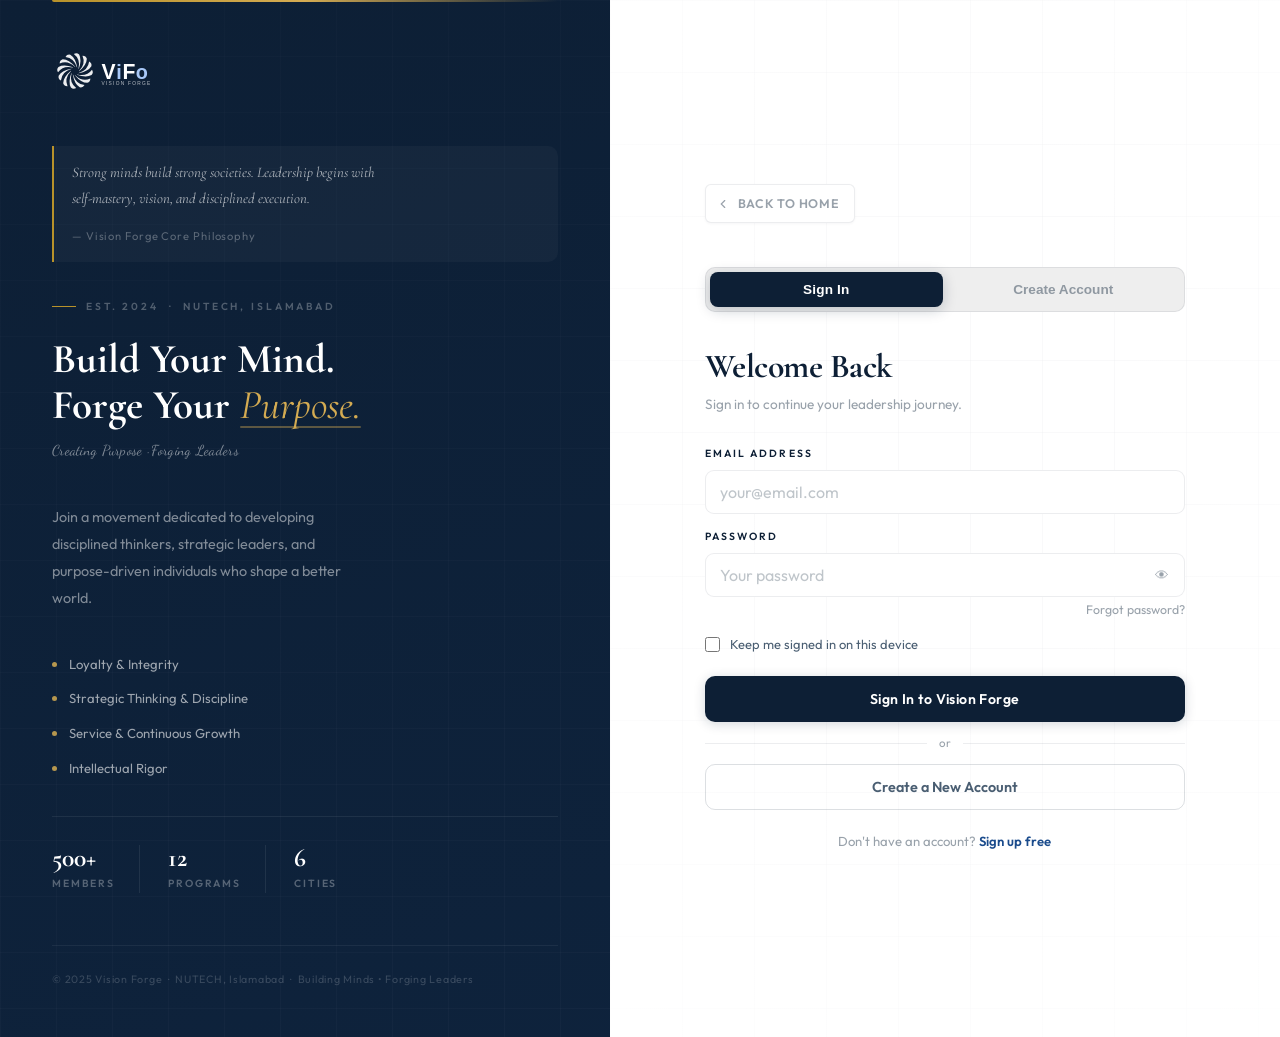
<file: login.html>
<!DOCTYPE html>
<html lang="en">
<head>
  <meta charset="UTF-8"/>
  <meta name="color-scheme" content="light"/>
  <meta name="viewport" content="width=device-width, initial-scale=1.0"/>
  <title>Join Vision Forge — Sign In & Create Account</title>
  <meta name="description" content="Sign in or create your Vision Forge account and join the movement."/>
  <link rel="preconnect" href="https://fonts.googleapis.com"/>
  <link rel="preconnect" href="https://fonts.gstatic.com" crossorigin/>
  <!-- Fonts match index.html exactly -->
  <link href="https://fonts.googleapis.com/css2?family=Cormorant+Garamond:ital,wght@0,300;0,400;0,600;0,700;1,300;1,400;1,600;1,700&family=Outfit:wght@300;400;500;600;700&family=Dancing+Script:wght@500;600;700&display=swap" rel="stylesheet"/>
  <link rel="stylesheet" href="styles.css"/>

  <!-- ── Favicon & Web Icons ─────────────────────────────── -->
  <link rel="icon" type="image/x-icon" href="/Facon%20Pics/favicon.ico"/>
  <link rel="icon" type="image/png" sizes="16x16" href="/Facon%20Pics/favicon-16x16.png"/>
  <link rel="icon" type="image/png" sizes="32x32" href="/Facon%20Pics/favicon-32x32.png"/>
  <link rel="apple-touch-icon" sizes="180x180" href="/Facon%20Pics/favicon-180x180.png"/>
  <link rel="manifest" href="/Facon%20Pics/site.webmanifest"/>
  <meta name="theme-color" content="#1a3f7a"/>
  <meta name="application-name" content="Vision Forge"/>

  <style>
    /* ── Login-page enhancement overrides ────────────────────────────── */

    /* Right panel: same academic grid as hero section */
    .auth-right {
      position: relative;
    }
    .auth-right::before {
      content: '';
      position: absolute; inset: 0; pointer-events: none; z-index: 0;
      background-image:
        linear-gradient(var(--border) 1px, transparent 1px),
        linear-gradient(90deg, var(--border) 1px, transparent 1px);
      background-size: 72px 72px;
      opacity: 0.3;
    }
    .auth-right::after {
      content: '';
      position: absolute; inset: 0; pointer-events: none; z-index: 0;
      background: radial-gradient(ellipse 80% 80% at 50% 40%, transparent 30%, rgba(255,255,255,0.9) 100%);
    }
    .auth-right-inner { position: relative; z-index: 1; }

    /* Left panel: strengthen the gold accent bar at top */
    .auth-left-content::before {
      content: '';
      position: absolute; top: 0; left: 52px; right: 52px;
      height: 2px;
      background: linear-gradient(90deg, var(--gold), var(--gold-light), transparent);
      border-radius: 0 0 2px 2px;
    }

    /* Tagline beneath h2 on left panel — Dancing Script matches index hero feel */
    .auth-left-tagline {
      font-family: 'Dancing Script', cursive;
      font-size: 1.1rem;
      color: rgba(255,255,255,0.35);
      margin-bottom: 36px;
      margin-top: -12px;
      font-style: normal;
      letter-spacing: 0.02em;
    }

    /* Gold underline on left panel h2 em (matches index hero gold-word) */
    .auth-middle h2 em {
      position: relative;
    }
    .auth-middle h2 em::after {
      content: '';
      position: absolute; bottom: 2px; left: 0; right: 0;
      height: 2px; background: var(--gold-light); opacity: 0.4;
      border-radius: 1px;
    }

    /* Back link styled like index.html's nav CTA */
    .back-link {
      display: inline-flex; align-items: center; gap: 8px;
      font-size: 0.78rem; font-weight: 600; letter-spacing: 0.06em;
      text-transform: uppercase; color: var(--text-light);
      margin-bottom: 44px; transition: color 0.22s, gap 0.22s;
      padding: 8px 14px 8px 10px;
      border: 1px solid var(--border);
      border-radius: 6px;
      background: var(--white);
      box-shadow: var(--shadow-xs);
    }
    .back-link:hover { color: var(--ink); gap: 12px; border-color: var(--border-mid); }
    .back-link svg { flex-shrink: 0; }

    /* Panel heading — matches index section h2 scale */
    .auth-panel h3 {
      font-size: clamp(1.7rem, 3vw, 2.1rem);
      letter-spacing: -0.015em;
      line-height: 1.15;
    }

    /* Tabs — crisper pill indicator */
    .auth-tabs {
      border-radius: var(--radius);
      gap: 4px;
    }
    .auth-tab.active {
      background: var(--navy);
      color: #fff;
      box-shadow: 0 3px 14px rgba(13,31,53,0.22);
      letter-spacing: 0.01em;
    }

    /* Input focus: gold glow on focused state for brand harmony */
    .auth-control:focus {
      border-color: var(--ink);
      box-shadow: 0 0 0 3px rgba(26,75,140,0.09), 0 1px 4px rgba(26,75,140,0.06);
    }

    /* Submit button: matches .btn-primary exactly */
    .btn-navy {
      background: var(--navy);
      letter-spacing: 0.03em;
      font-size: 0.88rem;
      padding: 14px;
    }
    .btn-navy:hover {
      background: var(--ink);
      box-shadow: 0 6px 22px rgba(26,75,140,0.3);
      transform: translateY(-2px);
    }

    /* Left panel eyebrow matching index .eyebrow */
    .auth-left-eyebrow {
      display: inline-flex; align-items: center; gap: 10px;
      font-family: var(--font-body);
      font-size: 0.64rem; font-weight: 600;
      letter-spacing: 0.28em; text-transform: uppercase;
      color: rgba(255,255,255,0.28);
      margin-bottom: 22px;
    }
    .auth-left-eyebrow::before {
      content: ''; display: block;
      width: 24px; height: 1px; background: var(--gold);
      flex-shrink: 0;
    }

    /* Value dots: brighter, matches index pillars */
    .auth-value-dot { opacity: 0.85; }
    .auth-value span { color: rgba(255,255,255,0.6); font-size: 0.82rem; }

    /* Stats: cleaner separator matching hero-stats */
    .auth-stats {
      padding-top: 28px;
      border-top: 1px solid rgba(255,255,255,0.07);
    }
    .auth-stat { border-right: 1px solid rgba(255,255,255,0.08); padding-right: 24px; }
    .auth-stat:last-child { border-right: none; padding-right: 0; }

    /* Footer: matches index footer bottom line style */
    .auth-foot {
      font-size: 0.67rem;
      color: rgba(255,255,255,0.18);
      letter-spacing: 0.07em;
      padding-top: 24px;
      border-top: 1px solid rgba(255,255,255,0.06);
    }

    /* Success message: gold tint instead of plain blue */
    .auth-success {
      background: rgba(184,146,42,0.06);
      border-color: rgba(184,146,42,0.25);
      color: var(--gold);
    }
    .auth-success svg { stroke: var(--gold); }

    /* Form labels match index .eyebrow style */
    .auth-form-group label {
      font-size: 0.65rem;
      letter-spacing: 0.2em;
    }

    /* ── Forgot Password Modal ──────────────────────────────────── */
    .fp-overlay {
      position: fixed; inset: 0; z-index: 2000;
      background: rgba(13,31,53,0.52);
      backdrop-filter: blur(6px); -webkit-backdrop-filter: blur(6px);
      display: flex; align-items: center; justify-content: center;
      padding: 24px;
      opacity: 0; pointer-events: none;
      transition: opacity 0.3s cubic-bezier(0.22,1,0.36,1);
    }
    .fp-overlay.open {
      opacity: 1; pointer-events: all;
    }
    .fp-modal {
      background: var(--white);
      border-radius: var(--radius-lg);
      padding: 44px 40px 36px;
      width: 100%; max-width: 420px;
      box-shadow: 0 32px 80px rgba(13,31,53,0.22), 0 2px 12px rgba(13,31,53,0.08);
      border: 1px solid var(--border);
      position: relative;
      transform: translateY(20px) scale(0.97);
      transition: transform 0.35s cubic-bezier(0.22,1,0.36,1);
    }
    .fp-overlay.open .fp-modal {
      transform: translateY(0) scale(1);
    }

    /* Gold accent line at top of modal — matches left panel */
    .fp-modal::before {
      content: '';
      position: absolute; top: 0; left: 32px; right: 32px;
      height: 2px;
      background: linear-gradient(90deg, var(--gold), var(--gold-light), transparent);
      border-radius: 0 0 2px 2px;
    }

    .fp-close {
      position: absolute; top: 16px; right: 16px;
      width: 32px; height: 32px; border-radius: 50%;
      border: 1px solid var(--border); background: var(--off-white);
      cursor: pointer; display: flex; align-items: center; justify-content: center;
      color: var(--text-light); font-size: 1rem; line-height: 1;
      transition: all 0.2s;
    }
    .fp-close:hover { background: var(--navy); color: #fff; border-color: var(--navy); }

    .fp-icon {
      width: 48px; height: 48px; border-radius: 12px;
      background: var(--ink-pale); margin-bottom: 20px;
      display: flex; align-items: center; justify-content: center;
    }
    .fp-icon svg { width: 22px; height: 22px; fill: none; stroke: var(--ink); stroke-width: 1.8; stroke-linecap: round; stroke-linejoin: round; }

    .fp-modal h4 {
      font-family: var(--font-serif); font-size: 1.6rem; font-weight: 700;
      color: var(--navy); margin-bottom: 8px; letter-spacing: -0.01em;
    }
    .fp-modal p.fp-sub {
      font-size: 0.85rem; color: var(--text-mid); line-height: 1.7;
      margin-bottom: 28px;
    }

    /* Step states */
    .fp-step { display: none; }
    .fp-step.active { display: block; }

    /* Success state */
    .fp-success-icon {
      width: 56px; height: 56px; border-radius: 50%;
      background: rgba(26,75,140,0.07);
      display: flex; align-items: center; justify-content: center;
      margin: 0 auto 20px;
    }
    .fp-success-icon svg { width: 26px; height: 26px; fill: none; stroke: var(--ink); stroke-width: 2; stroke-linecap: round; }
    .fp-success-title {
      font-family: var(--font-serif); font-size: 1.5rem; font-weight: 700;
      color: var(--navy); text-align: center; margin-bottom: 10px;
    }
    .fp-success-body {
      font-size: 0.84rem; color: var(--text-mid); text-align: center;
      line-height: 1.75; margin-bottom: 28px;
    }
    .fp-success-body strong { color: var(--ink); }
    .fp-back-btn {
      width: 100%; padding: 12px; border-radius: var(--radius);
      background: transparent; border: 1.5px solid var(--border-mid);
      color: var(--text-mid); font-size: 0.88rem; font-weight: 600;
      cursor: pointer; transition: all 0.25s; letter-spacing: 0.02em;
    }
    .fp-back-btn:hover { border-color: var(--navy); color: var(--navy); background: var(--off-white); }

    /* ── Legal Modals (Terms & Privacy) ────────────────────────── */
    .legal-trigger {
      color: var(--ink); font-weight: 600;
      border-bottom: 1px solid rgba(26,75,140,0.25);
      transition: color 0.2s, border-color 0.2s;
    }
    .legal-trigger:hover { color: var(--navy); border-color: var(--navy); }

    .legal-overlay {
      position: fixed; inset: 0; z-index: 2100;
      background: rgba(13,31,53,0.55);
      backdrop-filter: blur(8px); -webkit-backdrop-filter: blur(8px);
      display: flex; align-items: center; justify-content: center;
      padding: 24px;
      opacity: 0; pointer-events: none;
      transition: opacity 0.3s cubic-bezier(0.22,1,0.36,1);
    }
    .legal-overlay.open { opacity: 1; pointer-events: all; }

    .legal-modal {
      background: var(--white);
      border-radius: var(--radius-lg);
      width: 100%; max-width: 640px;
      max-height: 82vh;
      display: flex; flex-direction: column;
      box-shadow: 0 32px 80px rgba(13,31,53,0.24), 0 2px 12px rgba(13,31,53,0.08);
      border: 1px solid var(--border);
      transform: translateY(24px) scale(0.97);
      transition: transform 0.35s cubic-bezier(0.22,1,0.36,1);
      overflow: hidden;
    }
    .legal-overlay.open .legal-modal { transform: translateY(0) scale(1); }

    /* Coloured header band */
    .legal-modal-header {
      padding: 28px 36px 24px;
      border-bottom: 1px solid var(--border);
      position: relative;
      flex-shrink: 0;
    }
    .legal-modal-header::before {
      content: '';
      position: absolute; top: 0; left: 36px; right: 36px; height: 2px;
      background: linear-gradient(90deg, var(--gold), var(--gold-light), transparent);
      border-radius: 0 0 2px 2px;
    }
    .legal-modal-eyebrow {
      font-size: 0.62rem; font-weight: 700; letter-spacing: 0.26em;
      text-transform: uppercase; color: var(--gold);
      display: flex; align-items: center; gap: 8px; margin-bottom: 8px;
    }
    .legal-modal-eyebrow::before {
      content: ''; width: 20px; height: 1px; background: var(--gold);
    }
    .legal-modal-header h3 {
      font-family: var(--font-serif); font-size: 1.7rem; font-weight: 700;
      color: var(--navy); line-height: 1.15; letter-spacing: -0.01em;
      margin-bottom: 4px;
    }
    .legal-modal-header h3 em { font-style: italic; color: var(--ink); }
    .legal-modal-meta {
      font-size: 0.75rem; color: var(--text-light); margin-top: 6px;
    }
    .legal-modal-close {
      position: absolute; top: 20px; right: 20px;
      width: 32px; height: 32px; border-radius: 50%;
      border: 1px solid var(--border); background: var(--off-white);
      cursor: pointer; display: flex; align-items: center; justify-content: center;
      color: var(--text-light); font-size: 1.1rem; line-height: 1;
      transition: all 0.2s;
    }
    .legal-modal-close:hover { background: var(--navy); color: #fff; border-color: var(--navy); }

    /* Scrollable body */
    .legal-modal-body {
      padding: 28px 36px 32px;
      overflow-y: auto; flex: 1;
      scrollbar-width: thin;
      scrollbar-color: var(--ink-pale2) transparent;
    }
    .legal-modal-body::-webkit-scrollbar { width: 4px; }
    .legal-modal-body::-webkit-scrollbar-thumb { background: var(--ink-pale2); border-radius: 2px; }

    /* Highlight box */
    .legal-highlight {
      background: var(--ink-pale); border-left: 3px solid var(--ink);
      border-radius: 0 var(--radius) var(--radius) 0;
      padding: 14px 18px; font-size: 0.88rem; color: var(--ink);
      line-height: 1.65; margin-bottom: 28px; font-weight: 500;
    }

    /* Section headings inside modal */
    .legal-modal-body h4 {
      font-family: var(--font-body); font-size: 0.72rem; font-weight: 700;
      letter-spacing: 0.18em; text-transform: uppercase;
      color: var(--navy); margin: 24px 0 8px;
      padding-bottom: 6px; border-bottom: 1px solid var(--border);
    }
    .legal-modal-body h4:first-of-type { margin-top: 0; }
    .legal-modal-body p {
      font-size: 0.88rem; color: var(--text-mid); line-height: 1.8;
      margin-bottom: 0;
    }
    .legal-modal-body a { color: var(--ink); border-bottom: 1px solid rgba(26,75,140,0.25); }
    .legal-modal-body a:hover { color: var(--navy); }

    /* Footer strip */
    .legal-modal-footer {
      padding: 16px 36px;
      border-top: 1px solid var(--border);
      display: flex; align-items: center; justify-content: space-between;
      gap: 12px; flex-shrink: 0;
      background: var(--off-white);
    }
    .legal-modal-footer span {
      font-size: 0.75rem; color: var(--text-light);
    }
    .legal-modal-footer button {
      padding: 9px 22px; border-radius: var(--radius);
      background: var(--navy); color: #fff;
      border: none; cursor: pointer; font-size: 0.83rem; font-weight: 600;
      letter-spacing: 0.03em; transition: all 0.25s;
    }
    .legal-modal-footer button:hover { background: var(--ink); transform: translateY(-1px); }
  </style>
</head>
<body>

<div class="auth-page">

  <!-- ══ LEFT: Brand panel ══ -->
  <div class="auth-left">
    <div class="auth-left-bg" style="background-image:url('https://images.unsplash.com/photo-1541339907198-e08756dedf3f?w=900&q=80');"></div>
    <div class="auth-left-pattern"></div>
    <div class="auth-left-gradient"></div>
    <div class="auth-left-content">

      <!-- Logo — matches index.html nav-logo-light exactly -->
      <a href="index.html" class="auth-logo" aria-label="Vision Forge Home">
        <img
          src="[data-uri]"
          alt="Vision Forge"
          style="height:46px;display:block"
        />
      </a>

      <div class="auth-middle">
        <div class="auth-quote">
          <p>Strong minds build strong societies. Leadership begins with self-mastery, vision, and disciplined execution.</p>
          <span>— Vision Forge Core Philosophy</span>
        </div>

        <div class="auth-left-eyebrow">Est. 2024 &nbsp;·&nbsp; NUTECH, Islamabad</div>

        <h2>Build Your Mind.<br>Forge Your <em>Purpose.</em></h2>
        <p class="auth-left-tagline">Creating Purpose · Forging Leaders</p>

        <p>Join a movement dedicated to developing disciplined thinkers, strategic leaders, and purpose-driven individuals who shape a better world.</p>

        <div class="auth-values">
          <div class="auth-value"><div class="auth-value-dot"></div><span>Loyalty &amp; Integrity</span></div>
          <div class="auth-value"><div class="auth-value-dot"></div><span>Strategic Thinking &amp; Discipline</span></div>
          <div class="auth-value"><div class="auth-value-dot"></div><span>Service &amp; Continuous Growth</span></div>
          <div class="auth-value"><div class="auth-value-dot"></div><span>Intellectual Rigor</span></div>
        </div>

        <div class="auth-stats">
          <div class="auth-stat">
            <div class="auth-stat-num">500+</div>
            <div class="auth-stat-lbl">Members</div>
          </div>
          <div class="auth-stat">
            <div class="auth-stat-num">12</div>
            <div class="auth-stat-lbl">Programs</div>
          </div>
          <div class="auth-stat">
            <div class="auth-stat-num">6</div>
            <div class="auth-stat-lbl">Cities</div>
          </div>
        </div>
      </div>

      <div class="auth-foot">
        &copy; 2025 Vision Forge &nbsp;·&nbsp; NUTECH, Islamabad &nbsp;·&nbsp; Building Minds &bull; Forging Leaders
      </div>

    </div>
  </div>

  <!-- ══ RIGHT: Auth forms ══ -->
  <div class="auth-right">
    <div class="auth-right-inner">

      <a href="index.html" class="back-link">
        <svg width="14" height="14" viewBox="0 0 24 24" fill="none" stroke="currentColor" stroke-width="2" stroke-linecap="round"><polyline points="15 18 9 12 15 6"/></svg>
        Back to Home
      </a>

      <!-- Tabs -->
      <div class="auth-tabs" role="tablist" aria-label="Authentication options">
        <button class="auth-tab active" data-target="panel-login" role="tab" aria-selected="true">Sign In</button>
        <button class="auth-tab" data-target="panel-signup" role="tab" aria-selected="false">Create Account</button>
      </div>

      <!-- ═══ LOGIN PANEL ═══ -->
      <div id="panel-login" class="auth-panel active" role="tabpanel">
        <h3>Welcome Back</h3>
        <p class="auth-sub">Sign in to continue your leadership journey.</p>

        <div id="login-success" class="auth-success" role="status">
          <svg width="16" height="16" viewBox="0 0 24 24"><path d="M20 6L9 17l-5-5"/></svg>
          Signed in successfully! Welcome back.
        </div>

        <form id="login-form" novalidate>
          <div class="auth-form-group">
            <label for="login-email">Email Address</label>
            <input id="login-email" type="email" class="auth-control" placeholder="your@email.com" required autocomplete="email"/>
          </div>
          <div class="auth-form-group">
            <label for="login-password">Password</label>
            <div class="pw-wrap">
              <input id="login-password" type="password" class="auth-control" placeholder="Your password" required autocomplete="current-password"/>
              <button type="button" class="pw-toggle" aria-label="Toggle password visibility"><span class="eye-icon">👁</span></button>
            </div>
            <a href="#" class="forgot-link">Forgot password?</a>
          </div>
          <label class="checkbox-group">
            <input type="checkbox"/>
            <span>Keep me signed in on this device</span>
          </label>
          <div class="auth-actions">
            <button type="submit" class="btn-full btn-navy">Sign In to Vision Forge</button>
            <div class="auth-divider"><span>or</span></div>
            <button type="button" class="btn-full btn-ghost-full" onclick="document.querySelector('[data-target=panel-signup]').click()">
              Create a New Account
            </button>
          </div>
        </form>
        <p class="auth-switch">Don't have an account? <a href="#" onclick="document.querySelector('[data-target=panel-signup]').click();return false;">Sign up free</a></p>
      </div>

      <!-- ═══ SIGN UP PANEL ═══ -->
      <div id="panel-signup" class="auth-panel" role="tabpanel">
        <h3>Join the Movement</h3>
        <p class="auth-sub">Create your Vision Forge account — free, always.</p>

        <div id="signup-success" class="auth-success" role="status">
          <svg width="16" height="16" viewBox="0 0 24 24"><path d="M20 6L9 17l-5-5"/></svg>
          Account created! Welcome to Vision Forge.
        </div>

        <form id="signup-form" novalidate>

          <!-- Name row -->
          <div class="form-row form-row-3">
            <div class="auth-form-group">
              <label for="s-firstname">First Name</label>
              <input id="s-firstname" type="text" class="auth-control" placeholder="First" required autocomplete="given-name"/>
            </div>
            <div class="auth-form-group">
              <label for="s-middlename">Middle <span class="optional">(opt.)</span></label>
              <input id="s-middlename" type="text" class="auth-control" placeholder="Middle" autocomplete="additional-name"/>
            </div>
            <div class="auth-form-group">
              <label for="s-lastname">Last Name</label>
              <input id="s-lastname" type="text" class="auth-control" placeholder="Last" required autocomplete="family-name"/>
            </div>
          </div>

          <div class="auth-form-group">
            <label for="s-email">Email Address</label>
            <input id="s-email" type="email" class="auth-control" placeholder="your@email.com" required autocomplete="email"/>
          </div>

          <div class="auth-form-group">
            <label for="s-password">Password</label>
            <div class="pw-wrap">
              <input id="s-password" type="password" class="auth-control" placeholder="Minimum 8 characters" required minlength="8" autocomplete="new-password"/>
              <button type="button" class="pw-toggle" aria-label="Toggle password visibility"><span class="eye-icon">👁</span></button>
            </div>
          </div>

          <div class="form-section-divider"></div>

          <div class="auth-form-group">
            <label for="s-phone">WhatsApp Number</label>
            <div class="phone-group">
              <select id="s-phone-code" class="auth-control" required aria-label="Country calling code">
                <option value="+93" selected>🇦🇫 +93</option>
                <option value="+880">🇧🇩 +880</option>
                <option value="+86">🇨🇳 +86</option>
                <option value="+20">🇪🇬 +20</option>
                <option value="+33">🇫🇷 +33</option>
                <option value="+49">🇩🇪 +49</option>
                <option value="+91">🇮🇳 +91</option>
                <option value="+62">🇮🇩 +62</option>
                <option value="+98">🇮🇷 +98</option>
                <option value="+964">🇮🇶 +964</option>
                <option value="+39">🇮🇹 +39</option>
                <option value="+81">🇯🇵 +81</option>
                <option value="+962">🇯🇴 +962</option>
                <option value="+60">🇲🇾 +60</option>
                <option value="+234">🇳🇬 +234</option>
                <option value="+92">🇵🇰 +92</option>
                <option value="+970">🇵🇸 +970</option>
                <option value="+63">🇵🇭 +63</option>
                <option value="+966">🇸🇦 +966</option>
                <option value="+65">🇸🇬 +65</option>
                <option value="+27">🇿🇦 +27</option>
                <option value="+82">🇰🇷 +82</option>
                <option value="+34">🇪🇸 +34</option>
                <option value="+90">🇹🇷 +90</option>
                <option value="+971">🇦🇪 +971</option>
                <option value="+44">🇬🇧 +44</option>
                <option value="+1">🇺🇸 +1</option>
                <option value="+998">🇺🇿 +998</option>
              </select>
              <input id="s-phone" type="tel" class="auth-control" placeholder="3XX XXXXXXX" required autocomplete="tel-national" pattern="[0-9\s\-]{6,15}"/>
            </div>
          </div>

          <div class="form-row form-row-2">
            <div class="auth-form-group">
              <label for="s-country">Country</label>
              <select id="s-country" class="auth-control" required>
                <option value="" disabled>Select country</option>
                <option selected>Afghanistan</option>
                <option>Australia</option>
                <option>Bangladesh</option>
                <option>Canada</option>
                <option>China</option>
                <option>Egypt</option>
                <option>France</option>
                <option>Germany</option>
                <option>India</option>
                <option>Indonesia</option>
                <option>Iran</option>
                <option>Iraq</option>
                <option>Italy</option>
                <option>Japan</option>
                <option>Jordan</option>
                <option>Malaysia</option>
                <option>Nigeria</option>
                <option>Pakistan</option>
                <option>Palestine</option>
                <option>Philippines</option>
                <option>Qatar</option>
                <option>Saudi Arabia</option>
                <option>South Africa</option>
                <option>Turkey</option>
                <option>UAE</option>
                <option>United Kingdom</option>
                <option>United States</option>
                <option>Other</option>
              </select>
            </div>
            <div class="auth-form-group">
              <label for="s-province">Province / State</label>
              <input id="s-province" type="text" class="auth-control" placeholder="e.g. Kabul" required autocomplete="address-level1" value="Kabul"/>
            </div>
          </div>

          <div class="auth-form-group">
            <label for="s-age">Age <span class="optional">(optional)</span></label>
            <input id="s-age" type="number" class="auth-control" placeholder="e.g. 22" min="13" max="100" style="max-width:150px"/>
          </div>

          <label class="checkbox-group">
            <input type="checkbox" required id="s-terms"/>
            <span>I agree to Vision Forge's <a href="#" id="open-terms" class="legal-trigger">Terms of Service</a> and <a href="#" id="open-privacy" class="legal-trigger">Privacy Policy</a>.</span>
          </label>

          <div class="auth-actions">
            <button type="submit" class="btn-full btn-navy">Create My Account &rarr;</button>
            <div class="auth-divider"><span>already a member?</span></div>
            <button type="button" class="btn-full btn-ghost-full" onclick="document.querySelector('[data-target=panel-login]').click()">
              Sign In Instead
            </button>
          </div>
        </form>
        <p class="auth-switch">Already have an account? <a href="#" onclick="document.querySelector('[data-target=panel-login]').click();return false;">Sign in</a></p>
      </div>

    </div>
  </div>
</div>

<!-- ══ TERMS OF SERVICE MODAL ══ -->
<div class="legal-overlay" id="termsOverlay" role="dialog" aria-modal="true" aria-labelledby="termsTitle">
  <div class="legal-modal">
    <div class="legal-modal-header">
      <div class="legal-modal-eyebrow">Legal</div>
      <h3 id="termsTitle">Terms of <em>Service</em></h3>
      <p class="legal-modal-meta">Last updated: May 2025 &middot; Vision Forge, NUTECH, Islamabad</p>
      <button class="legal-modal-close" aria-label="Close">&times;</button>
    </div>
    <div class="legal-modal-body">
      <div class="legal-highlight">By accessing or using Vision Forge's website, programs, or services, you agree to be bound by these Terms of Service.</div>
      <h4>1. About Vision Forge</h4>
      <p>Vision Forge is a non-profit intellectual and social initiative headquartered at NUTECH, Islamabad, Pakistan, established in 2024. Our mission is to develop disciplined minds and purpose-driven leaders through education, mentorship, and community engagement.</p>
      <h4>2. Eligibility &amp; Membership</h4>
      <p>Our Services are open to all individuals committed to personal growth and societal contribution. By registering or participating, you confirm that all information you provide is accurate and that you will not misrepresent your identity.</p>
      <h4>3. Use of Services</h4>
      <p>You may use our Services for lawful, personal, and non-commercial purposes. You agree not to distribute spam or harmful content, harass any member, or attempt to gain unauthorised access to our systems.</p>
      <h4>4. Intellectual Property</h4>
      <p>All content produced by Vision Forge is the intellectual property of Vision Forge and its contributors. You may not reproduce or distribute content without explicit written consent.</p>
      <h4>5. Scholarship Guidance Disclaimer</h4>
      <p>Vision Forge provides scholarship guidance as an informational and advisory service only. We do not award scholarships or guarantee admissions. Applicants are responsible for confirming details directly with relevant institutions.</p>
      <h4>6. Limitation of Liability</h4>
      <p>Vision Forge and its team members shall not be liable for any indirect, incidental, or consequential damages arising from your use of our Services.</p>
      <h4>7. Contact</h4>
      <p>Questions? Contact us at <a href="mailto:msuhailserwer@gmail.com">msuhailserwer@gmail.com</a> or at NUTECH, Islamabad, Pakistan.</p>
    </div>
    <div class="legal-modal-footer">
      <span>&copy; 2025 Vision Forge</span>
      <button onclick="closeLegal('termsOverlay')">Got It</button>
    </div>
  </div>
</div>

<!-- ══ PRIVACY POLICY MODAL ══ -->
<div class="legal-overlay" id="privacyOverlay" role="dialog" aria-modal="true" aria-labelledby="privacyTitle">
  <div class="legal-modal">
    <div class="legal-modal-header">
      <div class="legal-modal-eyebrow">Legal</div>
      <h3 id="privacyTitle">Privacy <em>Policy</em></h3>
      <p class="legal-modal-meta">Last updated: May 2025 &middot; Vision Forge, NUTECH, Islamabad</p>
      <button class="legal-modal-close" aria-label="Close">&times;</button>
    </div>
    <div class="legal-modal-body">
      <div class="legal-highlight">Vision Forge is committed to protecting your privacy. We do not sell your personal data &mdash; ever.</div>
      <h4>1. Information We Collect</h4>
      <p>We collect information you provide directly &mdash; name, email, phone number, and institution when you join &mdash; as well as contact form submissions, feedback, and event registrations.</p>
      <h4>2. How We Use Your Information</h4>
      <p>We use your information to provide and improve our Services, respond to enquiries, and send communications about events and programs with your consent.</p>
      <h4>3. How We Share Your Information</h4>
      <p>Vision Forge does not sell, rent, or trade your personal data. We may share information only with your consent or when required by applicable law.</p>
      <h4>4. Your Rights</h4>
      <p>You have the right to access, correct, or delete the personal data we hold about you. Contact us at <a href="mailto:msuhailserwer@gmail.com">msuhailserwer@gmail.com</a> to exercise these rights.</p>
      <h4>5. Security</h4>
      <p>We implement appropriate technical and organisational measures to protect your personal data against unauthorised access, alteration, or destruction.</p>
      <h4>6. Contact</h4>
      <p><strong>Vision Forge</strong> &mdash; NUTECH, Islamabad<br>Email: <a href="mailto:msuhailserwer@gmail.com">msuhailserwer@gmail.com</a> &middot; Phone: +92 310 5826985</p>
    </div>
    <div class="legal-modal-footer">
      <span>&copy; 2025 Vision Forge</span>
      <button onclick="closeLegal('privacyOverlay')">Got It</button>
    </div>
  </div>
</div>

<!-- ══ FORGOT PASSWORD MODAL ══ -->
<div class="fp-overlay" id="fpOverlay" role="dialog" aria-modal="true" aria-labelledby="fpTitle">
  <div class="fp-modal">
    <button class="fp-close" id="fpClose" aria-label="Close">&times;</button>

    <!-- Step 1: Enter email -->
    <div class="fp-step active" id="fp-step1">
      <div class="fp-icon">
        <svg viewBox="0 0 24 24"><rect x="3" y="11" width="18" height="11" rx="2" ry="2"/><path d="M7 11V7a5 5 0 0 1 10 0v4"/></svg>
      </div>
      <h4 id="fpTitle">Reset Password</h4>
      <p class="fp-sub">Enter the email address linked to your Vision Forge account. We'll send you a reset link.</p>

      <form id="fp-form" novalidate>
        <div class="auth-form-group">
          <label for="fp-email">Email Address</label>
          <input id="fp-email" type="email" class="auth-control" placeholder="your@email.com" required autocomplete="email"/>
        </div>
        <div id="fp-error" style="display:none;font-size:0.8rem;color:#c94b4b;margin-top:-6px;margin-bottom:12px;">
          Please enter a valid email address.
        </div>
        <div class="auth-actions" style="margin-top:16px;">
          <button type="submit" class="btn-full btn-navy" id="fp-submit-btn">Send Reset Link</button>
          <button type="button" class="fp-back-btn" onclick="closeFP()">Cancel</button>
        </div>
      </form>
    </div>

    <!-- Step 2: Confirmation -->
    <div class="fp-step" id="fp-step2">
      <div style="text-align:center;padding:8px 0 4px;">
        <div class="fp-success-icon">
          <svg viewBox="0 0 24 24"><path d="M20 6L9 17l-5-5"/></svg>
        </div>
        <div class="fp-success-title">Check Your Inbox</div>
        <p class="fp-success-body">
          We've sent a password reset link to<br>
          <strong id="fp-sent-email"></strong><br><br>
          Check your spam folder if it doesn't arrive within a few minutes.
        </p>
        <button class="fp-back-btn" onclick="closeFP()">Back to Sign In</button>
      </div>
    </div>
  </div>
</div>

<script src="scripts.js"></script>
<script>
/* ── Legal Modals ─────────────────────────────────────── */
(function () {
  function openLegal(id) {
    var overlay = document.getElementById(id);
    if (!overlay) return;
    overlay.classList.add('open');
    document.body.style.overflow = 'hidden';
    /* Focus close button for a11y */
    var closeBtn = overlay.querySelector('.legal-modal-close');
    if (closeBtn) setTimeout(function(){ closeBtn.focus(); }, 300);
  }

  window.closeLegal = function (id) {
    var overlay = document.getElementById(id);
    if (!overlay) return;
    overlay.classList.remove('open');
    /* Only restore scroll if no other modal is open */
    var anyOpen = document.querySelector('.legal-overlay.open, .fp-overlay.open');
    if (!anyOpen) document.body.style.overflow = '';
  };

  /* Terms link */
  var termsLink = document.getElementById('open-terms');
  if (termsLink) {
    termsLink.addEventListener('click', function (e) {
      e.preventDefault(); e.stopPropagation();
      openLegal('termsOverlay');
    });
  }

  /* Privacy link */
  var privacyLink = document.getElementById('open-privacy');
  if (privacyLink) {
    privacyLink.addEventListener('click', function (e) {
      e.preventDefault(); e.stopPropagation();
      openLegal('privacyOverlay');
    });
  }

  /* Close on backdrop click & Escape */
  document.querySelectorAll('.legal-overlay').forEach(function (overlay) {
    overlay.addEventListener('click', function (e) {
      if (e.target === overlay) closeLegal(overlay.id);
    });
    overlay.querySelector('.legal-modal-close').addEventListener('click', function () {
      closeLegal(overlay.id);
    });
  });

  document.addEventListener('keydown', function (e) {
    if (e.key !== 'Escape') return;
    document.querySelectorAll('.legal-overlay.open').forEach(function (o) {
      closeLegal(o.id);
    });
  });
}());

/* ── Forgot Password Modal ────────────────────────────── */
(function () {
  var overlay  = document.getElementById('fpOverlay');
  var closeBtn = document.getElementById('fpClose');
  var form     = document.getElementById('fp-form');
  var emailInp = document.getElementById('fp-email');
  var errMsg   = document.getElementById('fp-error');
  var submitBtn= document.getElementById('fp-submit-btn');
  var step1    = document.getElementById('fp-step1');
  var step2    = document.getElementById('fp-step2');
  var sentLbl  = document.getElementById('fp-sent-email');

  /* Open modal when "Forgot password?" is clicked */
  document.querySelectorAll('.forgot-link').forEach(function(link) {
    link.addEventListener('click', function(e) {
      e.preventDefault();
      openFP();
    });
  });

  function openFP() {
    /* Reset to step 1 */
    step1.classList.add('active');
    step2.classList.remove('active');
    if (form) form.reset();
    emailInp.classList.remove('invalid');
    errMsg.style.display = 'none';
    submitBtn.textContent = 'Send Reset Link';
    submitBtn.disabled = false;

    overlay.classList.add('open');
    document.body.style.overflow = 'hidden';
    setTimeout(function() { emailInp.focus(); }, 350);
  }

  window.closeFP = function() {
    overlay.classList.remove('open');
    document.body.style.overflow = '';
  };

  /* Close on overlay backdrop click */
  overlay.addEventListener('click', function(e) {
    if (e.target === overlay) closeFP();
  });

  /* Close on Escape */
  document.addEventListener('keydown', function(e) {
    if (e.key === 'Escape' && overlay.classList.contains('open')) closeFP();
  });

  closeBtn.addEventListener('click', closeFP);

  /* Form submit */
  form.addEventListener('submit', function(e) {
    e.preventDefault();

    var email = emailInp.value.trim();
    var valid = /^[^\s@]+@[^\s@]+\.[^\s@]+$/.test(email);

    if (!valid) {
      emailInp.classList.add('invalid');
      errMsg.style.display = 'block';
      emailInp.focus();
      return;
    }

    emailInp.classList.remove('invalid');
    errMsg.style.display = 'none';

    /* Loading state */
    submitBtn.textContent = 'Sending…';
    submitBtn.disabled = true;

    /* Simulate async email send (replace with real API call) */
    setTimeout(function() {
      sentLbl.textContent = email;
      step1.classList.remove('active');
      step2.classList.add('active');
    }, 1200);
  });

  /* Clear invalid state on typing */
  emailInp.addEventListener('input', function() {
    emailInp.classList.remove('invalid');
    errMsg.style.display = 'none';
  });
}());
</script>
</body>
</html>
</file>
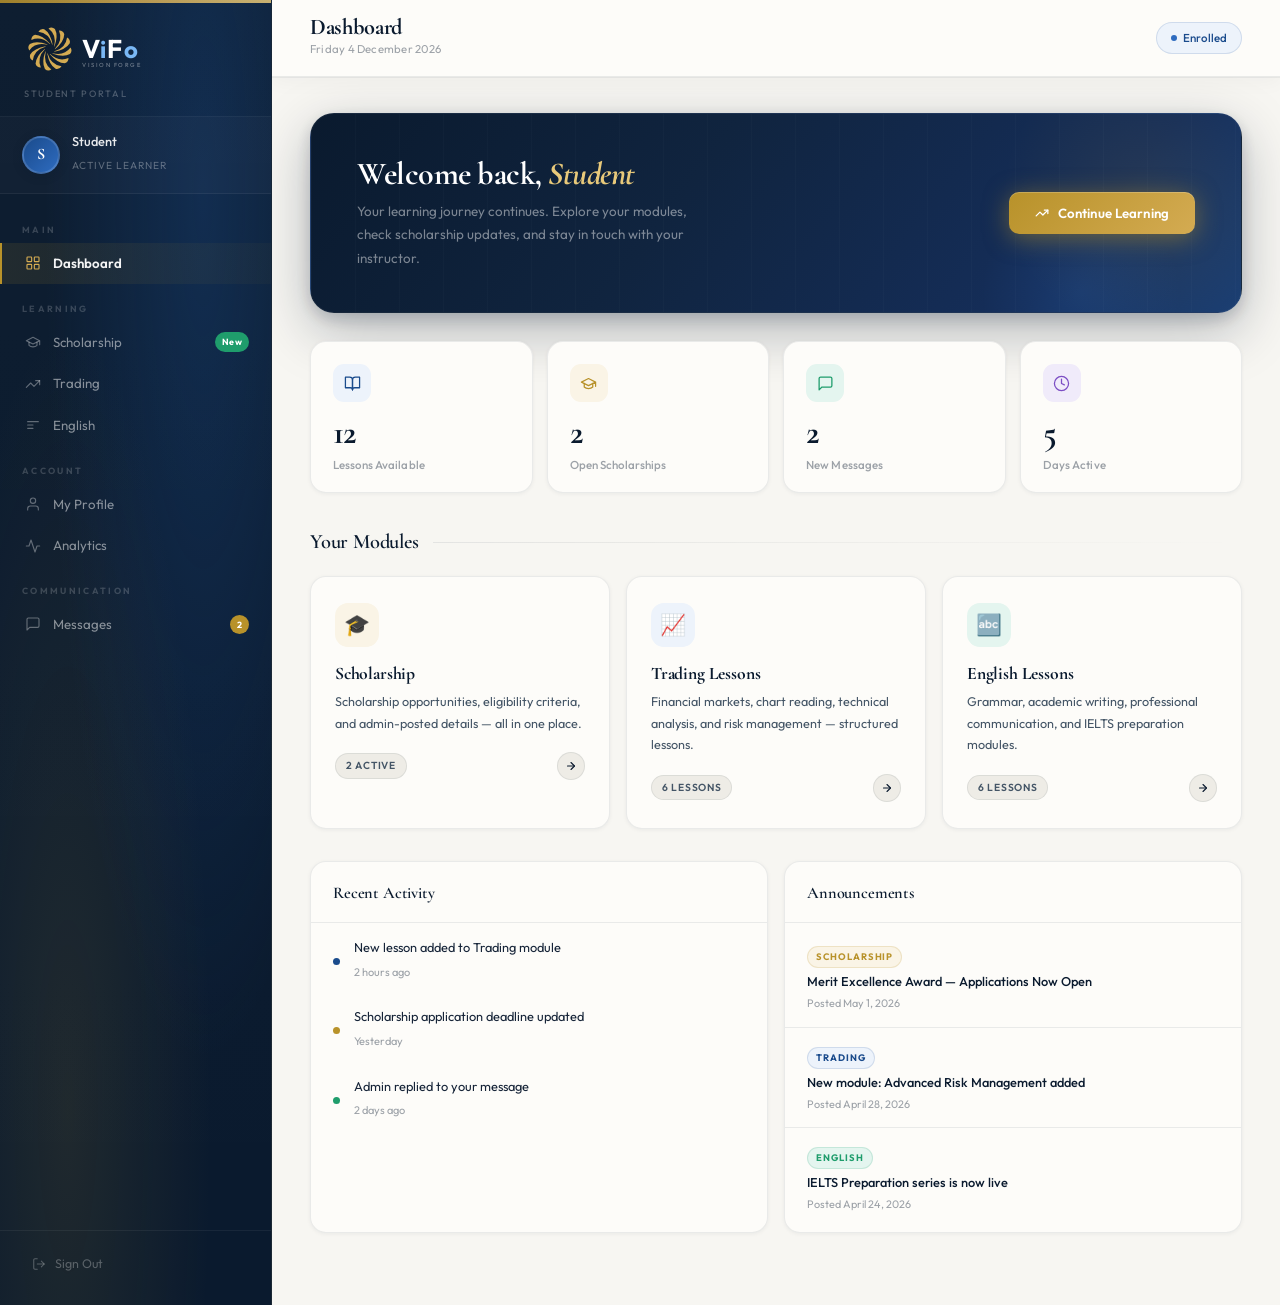
<file: Portal.html>
<!DOCTYPE html>
<html lang="en">
<head>
<meta charset="UTF-8"/>
<meta name="viewport" content="width=device-width, initial-scale=1.0"/>
<title>Vision Forge — Student Portal</title>
<link rel="preconnect" href="https://fonts.googleapis.com"/>
<link rel="preconnect" href="https://fonts.gstatic.com" crossorigin/>
<link href="https://fonts.googleapis.com/css2?family=Cormorant+Garamond:ital,wght@0,300;0,400;0,600;0,700;1,300;1,400;1,600;1,700&family=Outfit:wght@300;400;500;600;700&family=EB+Garamond:ital,wght@0,400;0,600;1,400;1,600&display=swap" rel="stylesheet"/>

<style>
/* ═══════════════════════════════════════════════════════
   VIFO — Student Portal  ·  Vision Forge Design System
   Ivory · Deep Navy #0d1f35 · Ink Blue #1a4b8c · Gold #b8922a
   ═══════════════════════════════════════════════════════ */

:root {
  color-scheme: light;
  --navy:        #0a1a2e;
  --navy-mid:    #142d4f;
  --ink:         #1a4b8c;
  --ink-light:   #2e6bbf;
  --ink-pale:    #edf3fb;
  --ink-pale2:   #d8e8f8;
  --gold:        #b8922a;
  --gold-light:  #d4ab52;
  --gold-xlight: #e8c97a;
  --gold-pale:   #faf4e6;
  --ivory:       #fdfcf9;
  --white:       #ffffff;
  --off-white:   #f7f6f2;
  --off-white2:  #eeece6;
  --border:      rgba(10,26,46,0.08);
  --border-mid:  rgba(10,26,46,0.13);
  --border-strong: rgba(10,26,46,0.22);
  --text:        #162438;
  --text-mid:    #445566;
  --text-light:  rgba(22,36,56,0.42);
  --green:       #1f9d6c;
  --green-pale:  #e4f5ef;
  --purple:      #7c4ec4;
  --purple-pale: #f0ebfa;
  --radius:      10px;
  --radius-lg:   16px;
  --radius-xl:   24px;
  --ease:        cubic-bezier(0.22, 1, 0.36, 1);
  --sidebar-w:   272px;
  --font-serif:  'Cormorant Garamond', 'EB Garamond', Georgia, serif;
  --font-body:   'Outfit', system-ui, sans-serif;
  --shadow-xs:   0 1px 4px rgba(10,26,46,0.06);
  --shadow-sm:   0 2px 14px rgba(10,26,46,0.08);
  --shadow-md:   0 8px 32px rgba(10,26,46,0.11);
  --shadow-lg:   0 20px 60px rgba(10,26,46,0.14);
  --shadow-xl:   0 36px 90px rgba(10,26,46,0.18);
}

*, *::before, *::after { box-sizing: border-box; margin: 0; padding: 0; }
html { font-size: 16px; }
body {
  background: var(--off-white);
  color: var(--text);
  font-family: var(--font-body);
  line-height: 1.7;
  overflow-x: hidden;
  -webkit-font-smoothing: antialiased;
  -moz-osx-font-smoothing: grayscale;
}
a { text-decoration: none; color: inherit; }
button { font-family: inherit; }

::-webkit-scrollbar { width: 3px; }
::-webkit-scrollbar-track { background: transparent; }
::-webkit-scrollbar-thumb { background: rgba(10,26,46,0.12); border-radius: 2px; }
::-webkit-scrollbar-thumb:hover { background: rgba(10,26,46,0.2); }

/* ── Page enter ── */
@keyframes pageIn {
  from { opacity: 0; transform: translateY(10px); }
  to   { opacity: 1; transform: translateY(0); }
}
@keyframes viewIn {
  from { opacity: 0; transform: translateY(16px); }
  to   { opacity: 1; transform: translateY(0); }
}
@keyframes floatUp {
  from { opacity:0; transform:translateY(8px); }
  to   { opacity:1; transform:translateY(0); }
}
@keyframes gold-pulse {
  0%,100% { box-shadow: 0 0 0 0 rgba(184,146,42,0.18); }
  50%     { box-shadow: 0 0 0 6px rgba(184,146,42,0); }
}
@keyframes pulse-dot {
  0%,100% { opacity:1; transform:scale(1); }
  50%     { opacity:0.45; transform:scale(0.8); }
}
@keyframes shimmer {
  0%   { background-position: -200% 0; }
  100% { background-position: 200% 0; }
}

.portal-layout {
  display: flex;
  min-height: 100vh;
  animation: pageIn 0.65s var(--ease) both;
}

/* ══════════════════════════════════════════
   SIDEBAR
══════════════════════════════════════════ */
.sidebar {
  width: var(--sidebar-w);
  background: var(--navy);
  display: flex;
  flex-direction: column;
  position: fixed;
  inset: 0 auto 0 0;
  z-index: 100;
  transition: transform 0.4s var(--ease);
  overflow-y: auto;
  overflow-x: hidden;
  background-image:
    radial-gradient(ellipse at 75% 15%, rgba(26,75,140,0.35) 0%, transparent 55%),
    radial-gradient(ellipse at 25% 85%, rgba(184,146,42,0.12) 0%, transparent 50%),
    linear-gradient(180deg, rgba(255,255,255,0.015) 0%, transparent 100%);
  border-right: 1px solid rgba(255,255,255,0.04);
}

/* Sidebar top: logo */
.sidebar-head {
  padding: 28px 22px 22px;
  border-bottom: 1px solid rgba(255,255,255,0.06);
  display: flex;
  align-items: center;
  gap: 13px;
  flex-shrink: 0;
}
.sidebar-logo-mark {
  width: 38px; height: 38px;
  border-radius: 10px;
  background: linear-gradient(135deg, rgba(184,146,42,0.22) 0%, rgba(184,146,42,0.08) 100%);
  border: 1px solid rgba(184,146,42,0.32);
  display: flex; align-items: center; justify-content: center;
  flex-shrink: 0;
  box-shadow: 0 2px 12px rgba(184,146,42,0.14), inset 0 1px 0 rgba(255,255,255,0.06);
}
.sidebar-logo-mark svg {
  width: 20px; height: 20px;
}
.sidebar-brand-wrap {
  display: flex;
  flex-direction: column;
  gap: 1px;
}
.sidebar-brand {
  font-family: var(--font-serif);
  font-size: 1.18rem;
  font-weight: 700;
  color: #fff;
  letter-spacing: -0.01em;
  line-height: 1;
}
.sidebar-brand em { font-style: normal; color: var(--gold-light); }
.sidebar-brand-sub {
  font-size: 0.6rem;
  font-weight: 500;
  color: rgba(255,255,255,0.28);
  text-transform: uppercase;
  letter-spacing: 0.18em;
  line-height: 1;
}

/* Student strip */
.sidebar-student {
  padding: 16px 22px;
  border-bottom: 1px solid rgba(255,255,255,0.06);
  display: flex;
  align-items: center;
  gap: 12px;
  flex-shrink: 0;
  background: rgba(255,255,255,0.02);
}
.student-avatar {
  width: 38px; height: 38px;
  border-radius: 50%;
  background: linear-gradient(135deg, var(--ink) 0%, var(--ink-light) 100%);
  border: 2px solid rgba(255,255,255,0.14);
  display: flex; align-items: center; justify-content: center;
  font-family: var(--font-serif);
  font-size: 1rem; font-weight: 700;
  color: #fff;
  flex-shrink: 0;
  box-shadow: 0 2px 10px rgba(10,26,46,0.3);
  letter-spacing: 0.01em;
}
.student-info p {
  font-size: 0.8rem;
  color: rgba(255,255,255,0.9);
  font-weight: 500;
  line-height: 1.3;
}
.student-info span {
  font-size: 0.64rem;
  color: rgba(255,255,255,0.32);
  text-transform: uppercase;
  letter-spacing: 0.1em;
}

/* Nav */
.sidebar-nav { flex: 1; padding: 12px 0; }
.nav-group-label {
  font-size: 0.56rem;
  font-weight: 700;
  letter-spacing: 0.26em;
  text-transform: uppercase;
  color: rgba(255,255,255,0.18);
  padding: 16px 22px 5px;
}
.nav-item {
  display: flex;
  align-items: center;
  gap: 11px;
  padding: 9px 22px;
  cursor: pointer;
  transition: background 0.22s, border-color 0.22s, transform 0.18s;
  border-left: 2.5px solid transparent;
  position: relative;
  margin: 1px 0;
}
.nav-item:hover {
  background: rgba(255,255,255,0.045);
  transform: translateX(2px);
}
.nav-item.active {
  background: linear-gradient(90deg, rgba(184,146,42,0.12) 0%, rgba(184,146,42,0.04) 100%);
  border-left-color: var(--gold);
}
.nav-item.active .nav-icon svg { stroke: var(--gold-light); }
.nav-item.active .nav-label { color: rgba(255,255,255,0.95); font-weight: 600; }

.nav-icon {
  width: 18px; height: 18px;
  display: flex; align-items: center; justify-content: center;
  flex-shrink: 0;
  color: rgba(255,255,255,0.35);
  transition: color 0.22s;
}
.nav-icon svg {
  width: 16px; height: 16px;
  stroke: currentColor; fill: none;
  stroke-width: 1.7; stroke-linecap: round; stroke-linejoin: round;
}
.nav-label {
  font-size: 0.83rem;
  color: rgba(255,255,255,0.5);
  transition: color 0.22s;
  font-weight: 400;
}
.nav-badge {
  margin-left: auto;
  background: var(--gold);
  color: #fff;
  font-size: 0.56rem;
  font-weight: 700;
  padding: 2px 7px;
  border-radius: 20px;
  letter-spacing: 0.04em;
}
.nav-badge.nb-green { background: var(--green); }
.nav-badge.nb-blue  { background: var(--ink-light); }

/* Sidebar footer */
.sidebar-footer {
  padding: 14px 22px 22px;
  border-top: 1px solid rgba(255,255,255,0.06);
  flex-shrink: 0;
}
.sidebar-logout {
  display: flex; align-items: center; gap: 9px;
  font-size: 0.78rem;
  color: rgba(255,255,255,0.28);
  cursor: pointer;
  padding: 8px 10px;
  border-radius: 8px;
  transition: color 0.2s, background 0.2s;
}
.sidebar-logout:hover {
  color: rgba(255,255,255,0.65);
  background: rgba(224,82,82,0.12);
}
.sidebar-logout svg {
  width: 14px; height: 14px;
  stroke: currentColor; fill: none;
  stroke-width: 1.8; stroke-linecap: round; stroke-linejoin: round;
}

/* Mobile toggle */
.sidebar-toggle {
  display: none;
  position: fixed;
  top: 14px; left: 14px; z-index: 200;
  width: 38px; height: 38px;
  background: var(--navy);
  border: none; border-radius: 9px;
  cursor: pointer;
  flex-direction: column;
  align-items: center; justify-content: center;
  gap: 5px;
  box-shadow: var(--shadow-md);
}
.sidebar-toggle span {
  display: block; width: 16px; height: 1.5px;
  background: rgba(255,255,255,0.85);
  transition: all 0.3s var(--ease);
}
.sidebar-toggle.open span:nth-child(1) { transform: translateY(6.5px) rotate(45deg); }
.sidebar-toggle.open span:nth-child(2) { opacity: 0; }
.sidebar-toggle.open span:nth-child(3) { transform: translateY(-6.5px) rotate(-45deg); }

.sidebar-overlay {
  display: none;
  position: fixed; inset: 0; z-index: 90;
  background: rgba(13,31,53,0.52);
  backdrop-filter: blur(4px);
  opacity: 0;
  transition: opacity 0.3s;
}
.sidebar-overlay.visible { opacity: 1; }

/* ══════════════════════════════════════════
   MAIN CONTENT AREA
══════════════════════════════════════════ */
.main-content {
  margin-left: var(--sidebar-w);
  flex: 1;
  display: flex;
  flex-direction: column;
  min-height: 100vh;
  background: var(--off-white);
}

/* Topbar */
.topbar {
  background: rgba(253,252,249,0.97);
  border-bottom: 1px solid var(--border);
  padding: 16px 38px;
  display: flex;
  align-items: center;
  justify-content: space-between;
  gap: 20px;
  position: sticky;
  top: 0; z-index: 80;
  backdrop-filter: blur(28px);
  -webkit-backdrop-filter: blur(28px);
  box-shadow: 0 1px 0 rgba(10,26,46,0.05), 0 4px 20px rgba(10,26,46,0.04);
}
.topbar-left {
  display: flex;
  flex-direction: column;
  gap: 2px;
}
.topbar-title {
  font-family: var(--font-serif);
  font-size: 1.4rem;
  font-weight: 700;
  color: var(--navy);
  letter-spacing: -0.015em;
  line-height: 1;
}
.topbar-sub {
  font-size: 0.71rem;
  color: var(--text-light);
  letter-spacing: 0.02em;
}
.topbar-right {
  display: flex;
  align-items: center;
  gap: 12px;
}
.topbar-pill {
  display: inline-flex;
  align-items: center;
  gap: 6px;
  background: var(--ink-pale);
  border: 1px solid rgba(26,75,140,0.14);
  border-radius: 20px;
  padding: 5px 14px;
  font-size: 0.72rem;
  color: var(--ink);
  font-weight: 500;
  letter-spacing: 0.01em;
}
.pill-dot {
  width: 6px; height: 6px;
  border-radius: 50%;
  background: var(--ink-light);
  animation: pulse-dot 2.2s infinite;
}

/* Page content */
.page-content {
  padding: 36px 38px 72px;
  flex: 1;
}

/* Views */
.view { display: none; animation: viewIn 0.42s var(--ease) both; }
.view.active { display: block; }

/* ══════════════════════════════════════════
   VIEW HEADER (shared across pages)
══════════════════════════════════════════ */
.view-header {
  margin-bottom: 32px;
}
.view-eyebrow {
  display: inline-flex;
  align-items: center;
  gap: 10px;
  font-size: 0.62rem;
  font-weight: 700;
  letter-spacing: 0.3em;
  text-transform: uppercase;
  color: var(--gold);
  margin-bottom: 10px;
}
.view-eyebrow::before {
  content: '';
  width: 24px; height: 1.5px;
  background: linear-gradient(90deg, var(--gold), var(--gold-light));
  border-radius: 1px;
}
.view-header h1 {
  font-family: var(--font-serif);
  font-size: clamp(1.9rem, 3vw, 2.6rem);
  font-weight: 700;
  color: var(--navy);
  line-height: 1.08;
  margin-bottom: 10px;
  letter-spacing: -0.02em;
}
.view-header p {
  font-size: 0.88rem;
  color: var(--text-mid);
  max-width: 540px;
  line-height: 1.8;
}

/* ══════════════════════════════════════════
   DASHBOARD
══════════════════════════════════════════ */
.welcome-strip {
  background: linear-gradient(128deg, var(--navy) 0%, #10243f 40%, #152e5a 80%, #1c3f72 100%);
  border-radius: var(--radius-xl);
  padding: 42px 46px;
  display: flex;
  align-items: center;
  justify-content: space-between;
  gap: 24px;
  margin-bottom: 28px;
  position: relative;
  overflow: hidden;
  box-shadow: 0 18px 56px rgba(10,26,46,0.28), 0 6px 16px rgba(10,26,46,0.18);
  border: 1px solid rgba(255,255,255,0.05);
}
.welcome-strip::before {
  content: '';
  position: absolute;
  top: -60px; right: -40px;
  width: 280px; height: 280px;
  border-radius: 50%;
  background: radial-gradient(circle, rgba(184,146,42,0.1) 0%, transparent 70%);
  pointer-events: none;
}
.welcome-strip::after {
  content: '';
  position: absolute;
  bottom: -80px; right: 60px;
  width: 200px; height: 200px;
  border-radius: 50%;
  background: radial-gradient(circle, rgba(46,107,191,0.18) 0%, transparent 70%);
  pointer-events: none;
}
/* Fine line pattern */
.welcome-strip-lines {
  position: absolute;
  inset: 0;
  opacity: 0.03;
  background-image: repeating-linear-gradient(
    90deg,
    rgba(255,255,255,0.6) 0px,
    rgba(255,255,255,0.6) 1px,
    transparent 1px,
    transparent 44px
  );
  pointer-events: none;
}
.welcome-text {
  position: relative; z-index: 1;
}
.welcome-text h2 {
  font-family: var(--font-serif);
  font-size: 2rem;
  font-weight: 700;
  color: #fff;
  line-height: 1.12;
  margin-bottom: 8px;
  letter-spacing: -0.015em;
}
.welcome-text h2 em {
  font-style: italic;
  color: var(--gold-xlight);
}
.welcome-text p {
  font-size: 0.84rem;
  color: rgba(255,255,255,0.46);
  max-width: 360px;
  line-height: 1.75;
}
.welcome-cta {
  display: inline-flex;
  align-items: center;
  gap: 9px;
  background: linear-gradient(135deg, var(--gold) 0%, var(--gold-light) 100%);
  color: #fff;
  border: none;
  border-radius: var(--radius);
  padding: 13px 26px;
  font-size: 0.83rem;
  font-weight: 600;
  cursor: pointer;
  transition: all 0.3s var(--ease);
  white-space: nowrap;
  flex-shrink: 0;
  box-shadow: 0 4px 24px rgba(184,146,42,0.5), inset 0 1px 0 rgba(255,255,255,0.2);
  position: relative; z-index: 1;
  letter-spacing: 0.01em;
  animation: gold-pulse 3s infinite;
}
.welcome-cta:hover {
  background: linear-gradient(135deg, var(--gold-light) 0%, var(--gold-xlight) 100%);
  transform: translateY(-2px);
  box-shadow: 0 12px 32px rgba(184,146,42,0.58);
  animation: none;
}
.welcome-cta svg { width: 14px; height: 14px; stroke: currentColor; fill: none; stroke-width: 2.2; stroke-linecap: round; stroke-linejoin: round; }

/* Stats row */
.stats-row {
  display: grid;
  grid-template-columns: repeat(4, 1fr);
  gap: 14px;
  margin-bottom: 32px;
}
.stat-card {
  background: var(--ivory);
  border: 1px solid var(--border);
  border-radius: var(--radius-lg);
  padding: 22px 22px 18px;
  transition: box-shadow 0.3s var(--ease), transform 0.3s var(--ease), border-color 0.3s;
  cursor: default;
  position: relative;
  overflow: hidden;
  box-shadow: var(--shadow-xs);
}
.stat-card::after {
  content: '';
  position: absolute;
  bottom: 0; left: 0; right: 0;
  height: 2.5px;
  background: var(--sc-accent, var(--ink));
  transform: scaleX(0);
  transform-origin: left;
  transition: transform 0.38s var(--ease);
  border-radius: 0 2px 0 0;
}
.stat-card:hover {
  box-shadow: var(--shadow-md);
  transform: translateY(-3px);
  border-color: var(--border-mid);
}
.stat-card:hover::after { transform: scaleX(1); }
.stat-icon {
  width: 38px; height: 38px;
  border-radius: 11px;
  display: flex; align-items: center; justify-content: center;
  margin-bottom: 14px;
}
.stat-icon svg { width: 17px; height: 17px; stroke: currentColor; fill: none; stroke-width: 1.8; stroke-linecap: round; stroke-linejoin: round; }
.si-blue   { background: var(--ink-pale);   color: var(--ink); }
.si-gold   { background: var(--gold-pale);  color: var(--gold); }
.si-green  { background: var(--green-pale); color: var(--green); }
.si-purple { background: var(--purple-pale);color: var(--purple); }

.stat-num {
  font-family: var(--font-serif);
  font-size: 2.1rem;
  font-weight: 700;
  color: var(--navy);
  line-height: 1;
  margin-bottom: 5px;
  letter-spacing: -0.025em;
}
.stat-label {
  font-size: 0.72rem;
  color: var(--text-light);
  font-weight: 500;
  letter-spacing: 0.01em;
}

/* Modules grid */
.section-row-title {
  font-family: var(--font-serif);
  font-size: 1.28rem;
  font-weight: 600;
  color: var(--navy);
  margin-bottom: 16px;
  display: flex;
  align-items: center;
  gap: 14px;
  letter-spacing: -0.01em;
}
.section-row-title::after {
  content: '';
  flex: 1;
  height: 1px;
  background: linear-gradient(90deg, var(--border), transparent);
}

.modules-grid {
  display: grid;
  grid-template-columns: repeat(3, 1fr);
  gap: 16px;
  margin-bottom: 32px;
}
.module-card {
  background: var(--ivory);
  border: 1px solid var(--border);
  border-radius: var(--radius-lg);
  padding: 26px 24px;
  cursor: pointer;
  transition: all 0.32s var(--ease);
  position: relative;
  overflow: hidden;
  box-shadow: var(--shadow-xs);
}
.module-card::before {
  content: '';
  position: absolute;
  top: 0; left: 0; right: 0;
  height: 3px;
  background: var(--mc-accent, var(--ink));
  transform: scaleX(0);
  transform-origin: left;
  transition: transform 0.36s var(--ease);
  border-radius: 0 2px 0 0;
}
.module-card:hover {
  box-shadow: var(--shadow-lg);
  transform: translateY(-4px);
  border-color: var(--border-mid);
}
.module-card:hover::before { transform: scaleX(1); }
.mc-gold { --mc-accent: var(--gold); }
.mc-blue { --mc-accent: var(--ink); }
.mc-green { --mc-accent: var(--green); }

.module-icon {
  width: 44px; height: 44px;
  border-radius: 13px;
  display: flex; align-items: center; justify-content: center;
  margin-bottom: 16px;
  font-size: 1.3rem;
}
.module-title {
  font-family: var(--font-serif);
  font-size: 1.1rem;
  font-weight: 700;
  color: var(--navy);
  margin-bottom: 7px;
  line-height: 1.2;
  letter-spacing: -0.01em;
}
.module-desc {
  font-size: 0.79rem;
  color: var(--text-mid);
  line-height: 1.7;
  margin-bottom: 18px;
}
.module-foot {
  display: flex;
  align-items: center;
  gap: 10px;
}
.module-tag {
  font-size: 0.64rem;
  font-weight: 600;
  letter-spacing: 0.07em;
  text-transform: uppercase;
  padding: 3px 10px;
  border-radius: 20px;
  background: var(--off-white2);
  color: var(--text-mid);
  border: 1px solid var(--border);
}
.module-arrow {
  margin-left: auto;
  width: 28px; height: 28px;
  background: var(--off-white2);
  border-radius: 50%;
  display: flex; align-items: center; justify-content: center;
  transition: background 0.24s, transform 0.24s;
  border: 1px solid var(--border);
}
.module-card:hover .module-arrow {
  background: var(--navy);
  transform: translateX(2px);
  border-color: var(--navy);
}
.module-arrow svg { width: 12px; height: 12px; stroke: var(--navy); fill: none; stroke-width: 2.2; stroke-linecap: round; stroke-linejoin: round; transition: stroke 0.22s; }
.module-card:hover .module-arrow svg { stroke: #fff; }

/* Dashboard bottom panels */
.dash-bottom {
  display: grid;
  grid-template-columns: 1fr 1fr;
  gap: 16px;
}
.panel-card {
  background: var(--ivory);
  border: 1px solid var(--border);
  border-radius: var(--radius-lg);
  overflow: hidden;
  box-shadow: var(--shadow-xs);
  transition: box-shadow 0.28s var(--ease);
}
.panel-card:hover { box-shadow: var(--shadow-md); }
.panel-head {
  padding: 18px 22px 15px;
  border-bottom: 1px solid var(--border);
  display: flex;
  align-items: center;
  justify-content: space-between;
}
.panel-head h3 {
  font-family: var(--font-serif);
  font-size: 1.02rem;
  font-weight: 600;
  color: var(--navy);
  letter-spacing: -0.01em;
}
.panel-link {
  font-size: 0.71rem;
  color: var(--ink);
  font-weight: 500;
  cursor: pointer;
  transition: color 0.2s;
}
.panel-link:hover { color: var(--navy); }
.panel-body { padding: 4px 0; }

/* Activity items */
.activity-row {
  display: flex;
  align-items: center;
  gap: 14px;
  padding: 12px 22px;
  transition: background 0.18s;
}
.activity-row:hover { background: var(--off-white); }
.a-dot {
  width: 7px; height: 7px;
  border-radius: 50%;
  flex-shrink: 0;
}
.a-text { flex: 1; }
.a-text p { font-size: 0.8rem; color: var(--text); line-height: 1.4; }
.a-text span { font-size: 0.69rem; color: var(--text-light); }

/* Announcement items */
.ann-row {
  padding: 14px 22px;
  border-bottom: 1px solid var(--border);
  cursor: pointer;
  transition: background 0.18s;
}
.ann-row:last-child { border-bottom: none; }
.ann-row:hover { background: var(--off-white); }
.ann-tag {
  display: inline-block;
  font-size: 0.59rem;
  font-weight: 700;
  letter-spacing: 0.1em;
  text-transform: uppercase;
  padding: 2px 8px;
  border-radius: 20px;
  margin-bottom: 5px;
}
.at-gold  { background: var(--gold-pale);  color: var(--gold); border: 1px solid rgba(184,146,42,0.18); }
.at-blue  { background: var(--ink-pale);   color: var(--ink);  border: 1px solid rgba(26,75,140,0.14); }
.at-green { background: var(--green-pale); color: var(--green); border: 1px solid rgba(31,157,108,0.16); }
.ann-title {
  font-size: 0.8rem;
  color: var(--navy);
  font-weight: 500;
  line-height: 1.4;
  margin-bottom: 3px;
}
.ann-date {
  font-size: 0.68rem;
  color: var(--text-light);
}

/* ══════════════════════════════════════════
   SCHOLARSHIP VIEW
══════════════════════════════════════════ */
.sch-list { display: grid; gap: 20px; }

.sch-card {
  background: var(--ivory);
  border: 1px solid var(--border);
  border-radius: var(--radius-xl);
  overflow: hidden;
  transition: box-shadow 0.32s var(--ease), transform 0.32s var(--ease);
  box-shadow: var(--shadow-xs);
}
.sch-card:hover {
  box-shadow: var(--shadow-lg);
  transform: translateY(-2px);
}
.sch-card-top {
  padding: 24px 28px;
  display: flex;
  align-items: flex-start;
  gap: 18px;
  border-bottom: 1px solid var(--border);
  background: linear-gradient(135deg, rgba(184,146,42,0.025) 0%, transparent 60%);
}
.sch-icon {
  width: 50px; height: 50px;
  border-radius: 14px;
  background: var(--gold-pale);
  border: 1px solid rgba(184,146,42,0.18);
  display: flex; align-items: center; justify-content: center;
  font-size: 1.4rem;
  flex-shrink: 0;
  box-shadow: 0 2px 12px rgba(184,146,42,0.1);
}
.sch-top-info h3 {
  font-family: var(--font-serif);
  font-size: 1.22rem;
  font-weight: 700;
  color: var(--navy);
  margin-bottom: 8px;
  line-height: 1.2;
  letter-spacing: -0.01em;
}
.sch-pills {
  display: flex;
  align-items: center;
  gap: 8px;
  flex-wrap: wrap;
}
.sch-pill {
  font-size: 0.65rem;
  font-weight: 600;
  letter-spacing: 0.07em;
  text-transform: uppercase;
  padding: 3px 10px;
  border-radius: 20px;
  display: inline-flex;
  align-items: center;
  gap: 4px;
}
.sp-open   { background: var(--green-pale); color: var(--green); border: 1px solid rgba(31,157,108,0.16); }
.sp-closed { background: var(--off-white2); color: var(--text-light); }
.sp-date   { background: var(--gold-pale);  color: var(--gold); border: 1px solid rgba(184,146,42,0.18); }

.sch-card-body {
  padding: 22px 28px 26px;
}
.sch-body-text {
  font-size: 0.875rem;
  color: var(--text-mid);
  line-height: 1.9;
  margin-bottom: 20px;
}
.sch-grid-detail {
  display: grid;
  grid-template-columns: repeat(3, 1fr);
  gap: 14px;
  padding: 18px 20px;
  background: var(--off-white);
  border-radius: var(--radius);
  border: 1px solid var(--border);
  margin-bottom: 20px;
}
.sch-detail label {
  display: block;
  font-size: 0.59rem;
  font-weight: 700;
  letter-spacing: 0.16em;
  text-transform: uppercase;
  color: var(--text-light);
  margin-bottom: 5px;
}
.sch-detail p {
  font-size: 0.82rem;
  color: var(--navy);
  font-weight: 600;
}
.sch-req h4 {
  font-size: 0.7rem;
  font-weight: 700;
  color: var(--navy);
  margin-bottom: 10px;
  text-transform: uppercase;
  letter-spacing: 0.12em;
}
.sch-req-list { list-style: none; display: flex; flex-direction: column; gap: 6px; }
.sch-req-list li {
  display: flex;
  align-items: flex-start;
  gap: 9px;
  font-size: 0.81rem;
  color: var(--text-mid);
}
.sch-req-list li::before {
  content: '';
  width: 15px; height: 15px;
  border-radius: 50%;
  background: var(--ink-pale);
  border: 1.5px solid var(--ink-pale2);
  flex-shrink: 0;
  margin-top: 1px;
  background-image: url("data:image/svg+xml,%3Csvg xmlns='http://www.w3.org/2000/svg' viewBox='0 0 16 16'%3E%3Cpath d='M3.5 8l3 3 6-6' stroke='%231a4b8c' stroke-width='1.8' stroke-linecap='round' stroke-linejoin='round' fill='none'/%3E%3C/svg%3E");
  background-size: 11px;
  background-repeat: no-repeat;
  background-position: center;
}
  background-position: center;
}
.sch-note {
  margin-top: 18px;
  padding: 13px 17px;
  background: var(--ink-pale);
  border-left: 3px solid var(--ink);
  border-radius: 0 var(--radius) var(--radius) 0;
  font-size: 0.79rem;
  color: var(--ink);
  line-height: 1.65;
}
.sch-note strong { color: var(--navy); }

/* ══════════════════════════════════════════
   TRADING / ENGLISH LESSONS VIEW
══════════════════════════════════════════ */
.lesson-tabs {
  display: flex;
  gap: 3px;
  background: var(--off-white2);
  border-radius: var(--radius);
  padding: 4px;
  margin-bottom: 28px;
  width: fit-content;
  border: 1px solid var(--border);
}
.l-tab {
  display: flex;
  align-items: center;
  gap: 7px;
  padding: 8px 18px;
  border-radius: 7px;
  border: none;
  background: none;
  font-size: 0.81rem;
  font-weight: 500;
  color: var(--text-mid);
  cursor: pointer;
  transition: all 0.22s var(--ease);
}
.l-tab svg { width: 14px; height: 14px; stroke: currentColor; fill: none; stroke-width: 1.8; stroke-linecap: round; stroke-linejoin: round; }
.l-tab.active {
  background: var(--ivory);
  color: var(--navy);
  font-weight: 600;
  box-shadow: var(--shadow-sm);
}
.l-tab-panel { display: none; }
.l-tab-panel.active { display: block; animation: viewIn 0.38s var(--ease) both; }

.lesson-section-label {
  font-size: 0.63rem;
  font-weight: 700;
  letter-spacing: 0.22em;
  text-transform: uppercase;
  color: var(--text-light);
  padding: 6px 0 12px;
  border-bottom: 1px solid var(--border);
  margin-bottom: 14px;
}
.lessons-list { display: grid; gap: 10px; margin-bottom: 28px; }

.lesson-card {
  background: var(--ivory);
  border: 1px solid var(--border);
  border-radius: var(--radius-lg);
  padding: 18px 22px;
  display: flex;
  align-items: center;
  gap: 18px;
  transition: all 0.3s var(--ease);
  cursor: pointer;
  position: relative;
  overflow: hidden;
  box-shadow: var(--shadow-xs);
}
.lesson-card::before {
  content: '';
  position: absolute;
  left: 0; top: 0; bottom: 0;
  width: 3.5px;
  background: var(--lc-accent, var(--ink));
  transform: scaleY(0);
  transform-origin: bottom;
  transition: transform 0.34s var(--ease);
  border-radius: 0 2px 2px 0;
}
.lesson-card:hover {
  box-shadow: var(--shadow-md);
  transform: translateX(5px);
  border-color: var(--border-mid);
}
.lesson-card:hover::before { transform: scaleY(1); }
.lc-ink   { --lc-accent: var(--ink); }
.lc-gold  { --lc-accent: var(--gold); }
.lc-green { --lc-accent: var(--green); }
.lesson-num {
  width: 42px; height: 42px;
  border-radius: 12px;
  display: flex; align-items: center; justify-content: center;
  font-family: var(--font-serif);
  font-size: 1.08rem;
  font-weight: 700;
  color: #fff;
  flex-shrink: 0;
}
.ln-ink  { background: linear-gradient(135deg, var(--ink) 0%, var(--ink-light) 100%); }
.ln-gold { background: linear-gradient(135deg, var(--gold) 0%, var(--gold-light) 100%); }
.ln-green { background: linear-gradient(135deg, var(--green) 0%, #3db87c 100%); }

.lesson-info { flex: 1; min-width: 0; }
.lesson-title {
  font-family: var(--font-serif);
  font-size: 1.02rem;
  font-weight: 700;
  color: var(--navy);
  margin-bottom: 3px;
  line-height: 1.25;
  letter-spacing: -0.01em;
}
.lesson-sub {
  font-size: 0.76rem;
  color: var(--text-mid);
  line-height: 1.5;
  white-space: nowrap;
  overflow: hidden;
  text-overflow: ellipsis;
}
.lesson-right {
  display: flex;
  flex-direction: column;
  align-items: flex-end;
  gap: 6px;
  flex-shrink: 0;
}
.lesson-status {
  font-size: 0.63rem;
  font-weight: 700;
  letter-spacing: 0.08em;
  text-transform: uppercase;
  padding: 3px 9px;
  border-radius: 20px;
}
.ls-avail  { background: var(--green-pale); color: var(--green); border: 1px solid rgba(31,157,108,0.16); }
.ls-new    { background: var(--ink-pale);   color: var(--ink); border: 1px solid rgba(26,75,140,0.14); }
.ls-soon   { background: var(--off-white2); color: var(--text-light); }
.lesson-dur {
  font-size: 0.7rem;
  color: var(--text-light);
  display: flex; align-items: center; gap: 4px;
}
.lesson-dur svg { width: 11px; height: 11px; stroke: currentColor; fill: none; stroke-width: 1.8; }

/* ══════════════════════════════════════════
   LESSON MODAL
══════════════════════════════════════════ */
.lesson-modal-wrap {
  position: fixed; inset: 0; z-index: 500;
  background: rgba(13,31,53,0.55);
  backdrop-filter: blur(10px);
  -webkit-backdrop-filter: blur(10px);
  display: flex;
  align-items: center;
  justify-content: center;
  padding: 20px;
  opacity: 0;
  pointer-events: none;
  transition: opacity 0.3s;
}
.lesson-modal-wrap.open {
  opacity: 1;
  pointer-events: all;
}
.lesson-modal {
  background: var(--ivory);
  border-radius: var(--radius-xl);
  width: 100%;
  max-width: 660px;
  max-height: 88vh;
  overflow-y: auto;
  box-shadow: var(--shadow-xl);
  transform: scale(0.94) translateY(12px);
  transition: transform 0.34s var(--ease);
  border: 1px solid var(--border);
}
.lesson-modal-wrap.open .lesson-modal {
  transform: scale(1) translateY(0);
}
.lm-head {
  padding: 24px 28px 20px;
  border-bottom: 1px solid var(--border);
  position: sticky; top: 0;
  background: var(--ivory);
  display: flex; align-items: flex-start; justify-content: space-between; gap: 16px;
  z-index: 2;
}
.lm-close {
  width: 32px; height: 32px;
  border-radius: 50%;
  background: var(--off-white2);
  border: 1px solid var(--border);
  cursor: pointer;
  display: flex; align-items: center; justify-content: center;
  flex-shrink: 0;
  transition: background 0.2s, transform 0.2s;
}
.lm-close:hover { background: var(--off-white); transform: scale(1.08); }
.lm-close svg { width: 14px; height: 14px; stroke: var(--navy); fill: none; stroke-width: 2.2; stroke-linecap: round; }
.lm-body { padding: 26px 28px 32px; }
.lm-eyebrow {
  font-size: 0.61rem;
  font-weight: 700;
  letter-spacing: 0.2em;
  text-transform: uppercase;
  color: var(--ink);
  margin-bottom: 7px;
}
.lm-title {
  font-family: var(--font-serif);
  font-size: 1.65rem;
  font-weight: 700;
  color: var(--navy);
  line-height: 1.12;
  margin-bottom: 5px;
  letter-spacing: -0.01em;
}
.lm-meta { display: flex; gap: 14px; flex-wrap: wrap; margin-bottom: 22px; }
.lm-meta-item {
  font-size: 0.72rem;
  color: var(--text-light);
  display: flex; align-items: center; gap: 5px;
}
.lm-meta-item svg { width: 12px; height: 12px; stroke: currentColor; fill: none; stroke-width: 1.8; }
.lm-content {
  font-size: 0.865rem;
  color: var(--text-mid);
  line-height: 1.9;
  margin-bottom: 24px;
}
.lm-content p { margin-bottom: 13px; }
.lm-content p:last-child { margin-bottom: 0; }
.lm-content strong { color: var(--navy); font-weight: 600; }
.lm-keypoints {
  background: var(--off-white);
  border: 1px solid var(--border);
  border-radius: var(--radius);
  padding: 16px 18px;
  margin-bottom: 20px;
}
.lm-keypoints h4 {
  font-size: 0.7rem;
  font-weight: 700;
  text-transform: uppercase;
  letter-spacing: 0.12em;
  color: var(--navy);
  margin-bottom: 11px;
}
.lm-keypoints ul { list-style: none; display: flex; flex-direction: column; gap: 7px; }
.lm-keypoints li {
  display: flex; align-items: flex-start; gap: 8px;
  font-size: 0.79rem;
  color: var(--text-mid);
}
.lm-keypoints li::before {
  content: '→';
  color: var(--gold);
  font-weight: 700;
  flex-shrink: 0;
  margin-top: 1px;
}
.lm-note {
  background: var(--ink-pale);
  border-left: 3px solid var(--ink);
  border-radius: 0 var(--radius) var(--radius) 0;
  padding: 13px 17px;
  font-size: 0.79rem;
  color: var(--ink);
  line-height: 1.65;
  margin-bottom: 22px;
}
.lm-actions { display: flex; gap: 10px; flex-wrap: wrap; }
.lm-btn {
  display: inline-flex; align-items: center; gap: 7px;
  padding: 10px 20px;
  border-radius: var(--radius);
  font-size: 0.81rem; font-weight: 600;
  cursor: pointer; border: none;
  transition: all 0.26s var(--ease);
  letter-spacing: 0.01em;
}
.lm-btn-primary { background: var(--navy); color: #fff; box-shadow: 0 2px 12px rgba(13,31,53,0.18); }
.lm-btn-primary:hover { background: var(--ink); transform: translateY(-2px); box-shadow: 0 6px 20px rgba(26,75,140,0.26); }
.lm-btn-outline { background: transparent; color: var(--navy); border: 1.5px solid var(--border-strong); }
.lm-btn-outline:hover { background: var(--off-white2); }
.lm-btn svg { width: 14px; height: 14px; stroke: currentColor; fill: none; stroke-width: 2; stroke-linecap: round; stroke-linejoin: round; }

/* ══════════════════════════════════════════
   MESSAGES VIEW
══════════════════════════════════════════ */
.msg-layout {
  display: grid;
  grid-template-columns: 280px 1fr;
  background: var(--ivory);
  border: 1px solid var(--border);
  border-radius: var(--radius-lg);
  overflow: hidden;
  height: 568px;
}
.msg-left {
  border-right: 1px solid var(--border);
  display: flex;
  flex-direction: column;
}
.msg-left-head {
  padding: 16px 18px;
  border-bottom: 1px solid var(--border);
  font-family: var(--font-serif);
  font-size: 0.96rem;
  font-weight: 600;
  color: var(--navy);
  flex-shrink: 0;
}
.msg-new-btn {
  display: flex;
  align-items: center;
  gap: 7px;
  margin: 12px 14px;
  padding: 9px 14px;
  background: var(--navy);
  color: #fff;
  border-radius: var(--radius);
  font-size: 0.79rem;
  font-weight: 600;
  cursor: pointer;
  border: none;
  transition: background 0.22s, transform 0.22s;
  justify-content: center;
}
.msg-new-btn:hover { background: var(--ink); transform: scale(1.01); }
.msg-new-btn svg { width: 13px; height: 13px; stroke: currentColor; fill: none; stroke-width: 2.2; stroke-linecap: round; }

.thread-list { flex: 1; overflow-y: auto; }
.thread {
  display: flex;
  gap: 11px;
  align-items: flex-start;
  padding: 13px 16px;
  border-bottom: 1px solid var(--border);
  cursor: pointer;
  transition: background 0.18s;
}
.thread:hover { background: var(--off-white); }
.thread.active { background: var(--ink-pale); }
.t-avatar {
  width: 34px; height: 34px;
  border-radius: 50%;
  background: linear-gradient(135deg, var(--navy), var(--ink));
  display: flex; align-items: center; justify-content: center;
  font-size: 0.74rem; font-weight: 700; color: #fff;
  font-family: var(--font-serif);
  flex-shrink: 0;
}
.ta-gold { background: linear-gradient(135deg, var(--gold), var(--gold-light)); }
.t-info { flex: 1; min-width: 0; }
.t-name { font-size: 0.8rem; font-weight: 600; color: var(--navy); margin-bottom: 2px; }
.t-preview {
  font-size: 0.71rem;
  color: var(--text-light);
  white-space: nowrap;
  overflow: hidden;
  text-overflow: ellipsis;
}
.t-time { font-size: 0.66rem; color: var(--text-light); flex-shrink: 0; }
.t-unread {
  width: 7px; height: 7px;
  background: var(--ink);
  border-radius: 50%;
  margin-top: 5px;
  flex-shrink: 0;
}

/* Chat area */
.msg-chat { display: flex; flex-direction: column; }
.chat-head {
  padding: 14px 20px;
  border-bottom: 1px solid var(--border);
  display: flex;
  align-items: center;
  gap: 11px;
  flex-shrink: 0;
}
.chat-head h3 {
  font-family: var(--font-serif);
  font-size: 0.96rem;
  font-weight: 600;
  color: var(--navy);
}
.online-pill {
  font-size: 0.65rem;
  color: var(--green);
  background: var(--green-pale);
  padding: 2px 8px;
  border-radius: 20px;
  font-weight: 500;
}
.chat-messages {
  flex: 1;
  overflow-y: auto;
  padding: 18px 20px;
  display: flex;
  flex-direction: column;
  gap: 12px;
  background: var(--off-white);
}
.msg-bubble {
  max-width: 70%;
  display: flex;
  flex-direction: column;
  gap: 3px;
}
.mb-admin   { align-self: flex-start; }
.mb-student { align-self: flex-end; align-items: flex-end; }
.bubble-text {
  padding: 10px 14px;
  border-radius: 13px;
  font-size: 0.82rem;
  line-height: 1.6;
}
.mb-admin .bubble-text {
  background: var(--ivory);
  color: var(--text);
  border-bottom-left-radius: 3px;
  border: 1px solid var(--border);
  box-shadow: var(--shadow-xs);
}
.mb-student .bubble-text {
  background: var(--navy);
  color: #fff;
  border-bottom-right-radius: 3px;
}
.bubble-time {
  font-size: 0.65rem;
  color: var(--text-light);
  padding: 0 3px;
}
.chat-compose {
  padding: 13px 16px;
  border-top: 1px solid var(--border);
  display: flex;
  gap: 8px;
  align-items: flex-end;
  flex-shrink: 0;
}
.compose-wrap { flex: 1; }
#msgInput {
  width: 100%;
  background: var(--off-white);
  border: 1.5px solid var(--border-mid);
  border-radius: 9px;
  padding: 9px 13px;
  font-family: var(--font-body);
  font-size: 0.82rem;
  color: var(--navy);
  resize: none;
  outline: none;
  line-height: 1.5;
  transition: border-color 0.22s, box-shadow 0.22s;
  min-height: 40px; max-height: 88px;
  overflow-y: auto;
}
#msgInput:focus {
  border-color: var(--ink);
  box-shadow: 0 0 0 3px rgba(26,75,140,0.07);
  background: var(--ivory);
}
#msgInput::placeholder { color: rgba(26,46,66,0.28); }
.msg-send-btn {
  width: 40px; height: 40px;
  background: var(--navy);
  border: none;
  border-radius: 9px;
  cursor: pointer;
  display: flex; align-items: center; justify-content: center;
  transition: background 0.22s, transform 0.22s;
  flex-shrink: 0;
}
.msg-send-btn:hover { background: var(--ink); transform: scale(1.04); }
.msg-send-btn svg { width: 15px; height: 15px; stroke: #fff; fill: none; stroke-width: 2; stroke-linecap: round; stroke-linejoin: round; }

/* ══════════════════════════════════════════
   RESPONSIVE
══════════════════════════════════════════ */
@media (max-width: 1100px) {
  .stats-row    { grid-template-columns: repeat(2, 1fr); }
  .modules-grid { grid-template-columns: repeat(2, 1fr); }
  .dash-bottom  { grid-template-columns: 1fr; }
}
@media (max-width: 768px) {
  .sidebar { transform: translateX(-100%); }
  .sidebar.open { transform: translateX(0); }
  .sidebar-overlay { display: block; }
  .sidebar-toggle  { display: flex; }
  .main-content    { margin-left: 0; }
  .topbar          { padding: 13px 18px 13px 62px; }
  .page-content    { padding: 22px 16px 48px; }
  .modules-grid    { grid-template-columns: 1fr; }
  .welcome-strip   { flex-direction: column; align-items: flex-start; padding: 28px 26px; }
  .msg-layout      { grid-template-columns: 1fr; height: auto; }
  .msg-left        { display: none; }
  .sch-grid-detail { grid-template-columns: 1fr 1fr; }
}
@media (max-width: 480px) {
  .stats-row       { grid-template-columns: 1fr; }
  .sch-grid-detail { grid-template-columns: 1fr; }
  .lm-actions      { flex-direction: column; }
  .lm-btn          { justify-content: center; }
}

/* Force light */
@media (prefers-color-scheme: dark) {
  :root { color-scheme: light; }
  html, body { background: var(--off-white) !important; color: var(--text) !important; }
}
@media (prefers-reduced-motion: reduce) {
  *, *::before, *::after { animation-duration: 0.01ms !important; transition-duration: 0.01ms !important; }
}

/* Gold accent bar at top of sidebar */
.sidebar-gold-bar {
  height: 3px;
  background: linear-gradient(90deg, var(--gold) 0%, var(--gold-light) 50%, var(--gold-xlight) 100%);
  flex-shrink: 0;
  opacity: 0.85;
}

/* sch-note refinement */
.sch-note {
  margin-top: 18px;
  padding: 13px 16px;
  background: var(--ink-pale);
  border-left: 3px solid var(--ink);
  border-radius: 0 var(--radius) var(--radius) 0;
  font-size: 0.8rem;
  color: var(--ink);
  line-height: 1.7;
}
.sch-note strong { font-weight: 700; }

/* ═══════════════════════════════════════
   HAMBURGER GLASSMORPHISM (when open)
═══════════════════════════════════════ */
.sidebar-toggle.open {
  background: rgba(10,26,46,0.5);
  backdrop-filter: blur(14px);
  -webkit-backdrop-filter: blur(14px);
  border: 1px solid rgba(255,255,255,0.14);
  box-shadow: 0 4px 24px rgba(10,26,46,0.28), inset 0 1px 0 rgba(255,255,255,0.08);
}

/* ═══════════════════════════════════════
   PROFILE VIEW
═══════════════════════════════════════ */
.profile-layout {
  display: grid;
  grid-template-columns: 300px 1fr;
  gap: 24px;
  align-items: start;
}
.profile-card-left {
  background: var(--ivory);
  border: 1px solid var(--border);
  border-radius: var(--radius-lg);
  overflow: hidden;
}
.profile-card-banner {
  height: 90px;
  background: linear-gradient(128deg, var(--navy) 0%, #162d50 45%, #1a3a6a 100%);
  position: relative;
  overflow: hidden;
}
.profile-card-banner::after {
  content: '';
  position: absolute; inset: 0;
  background-image: repeating-linear-gradient(90deg, rgba(255,255,255,0.04) 0px, rgba(255,255,255,0.04) 1px, transparent 1px, transparent 38px);
}
.profile-avatar-wrap {
  padding: 0 22px;
  margin-top: -28px;
  position: relative; z-index: 1;
}
.profile-avatar-big {
  width: 56px; height: 56px;
  border-radius: 50%;
  background: linear-gradient(135deg, var(--ink) 0%, var(--ink-light) 100%);
  border: 3px solid var(--ivory);
  display: flex; align-items: center; justify-content: center;
  font-family: var(--font-serif);
  font-size: 1.4rem; font-weight: 700; color: #fff;
  box-shadow: 0 4px 16px rgba(13,31,53,0.18);
}
.profile-card-body { padding: 14px 22px 22px; }
.profile-name-large {
  font-family: var(--font-serif);
  font-size: 1.22rem;
  font-weight: 700;
  color: var(--navy);
  margin-bottom: 3px;
  line-height: 1.2;
}
.profile-role-pill {
  display: inline-flex; align-items: center; gap: 5px;
  background: var(--ink-pale);
  border: 1px solid var(--ink-pale2);
  border-radius: 20px;
  padding: 3px 11px;
  font-size: 0.69rem;
  color: var(--ink);
  font-weight: 600;
  letter-spacing: 0.04em;
  margin-bottom: 16px;
}
.profile-quick-stats {
  display: grid;
  grid-template-columns: 1fr 1fr;
  gap: 8px;
  padding-top: 14px;
  border-top: 1px solid var(--border);
}
.pqs-item { text-align: center; }
.pqs-num {
  font-family: var(--font-serif);
  font-size: 1.4rem; font-weight: 700;
  color: var(--navy); line-height: 1;
}
.pqs-label { font-size: 0.67rem; color: var(--text-light); font-weight: 500; margin-top: 2px; }

.profile-edit-btn {
  width: 100%;
  margin-top: 16px;
  padding: 10px;
  background: var(--off-white2);
  border: 1.5px solid var(--border-mid);
  border-radius: var(--radius);
  font-family: var(--font-body);
  font-size: 0.8rem; font-weight: 600;
  color: var(--navy);
  cursor: pointer;
  display: flex; align-items: center; justify-content: center; gap: 7px;
  transition: all 0.24s var(--ease);
}
.profile-edit-btn:hover { background: var(--navy); color: #fff; border-color: var(--navy); }
.profile-edit-btn svg { width: 13px; height: 13px; stroke: currentColor; fill: none; stroke-width: 2; stroke-linecap: round; stroke-linejoin: round; }

.profile-card-right {
  background: var(--ivory);
  border: 1px solid var(--border);
  border-radius: var(--radius-lg);
  overflow: hidden;
}
.profile-section-head {
  padding: 18px 24px 14px;
  border-bottom: 1px solid var(--border);
  display: flex; align-items: center; justify-content: space-between;
}
.profile-section-head h3 {
  font-family: var(--font-serif);
  font-size: 1rem; font-weight: 600; color: var(--navy);
}
.profile-section-body { padding: 20px 24px; }

.profile-field-row {
  display: grid;
  grid-template-columns: 1fr 1fr;
  gap: 16px;
  margin-bottom: 16px;
}
.profile-field-row.full { grid-template-columns: 1fr; }
.profile-field label {
  display: block;
  font-size: 0.67rem; font-weight: 700;
  letter-spacing: 0.12em; text-transform: uppercase;
  color: var(--text-light);
  margin-bottom: 5px;
}
.profile-field-val {
  font-size: 0.855rem;
  color: var(--navy);
  font-weight: 500;
  padding: 9px 12px;
  background: var(--off-white);
  border: 1.5px solid var(--border);
  border-radius: var(--radius);
  min-height: 38px;
  display: flex; align-items: center;
}
.profile-field input,
.profile-field textarea,
.profile-field select {
  width: 100%;
  background: var(--off-white);
  border: 1.5px solid var(--border-mid);
  border-radius: var(--radius);
  padding: 9px 12px;
  font-family: var(--font-body);
  font-size: 0.855rem;
  color: var(--navy);
  outline: none;
  transition: border-color 0.2s, box-shadow 0.2s;
  resize: none;
}
.profile-field input:focus,
.profile-field textarea:focus,
.profile-field select:focus {
  border-color: var(--ink);
  box-shadow: 0 0 0 3px rgba(26,75,140,0.07);
  background: var(--ivory);
}
.profile-actions {
  display: flex; gap: 10px;
  padding: 16px 24px;
  border-top: 1px solid var(--border);
  background: var(--off-white);
}
.profile-save-btn {
  padding: 10px 24px;
  background: var(--navy);
  color: #fff;
  border: none;
  border-radius: var(--radius);
  font-family: var(--font-body);
  font-size: 0.82rem; font-weight: 600;
  cursor: pointer;
  transition: all 0.24s var(--ease);
  display: flex; align-items: center; gap: 7px;
}
.profile-save-btn:hover { background: var(--ink); transform: translateY(-1px); box-shadow: 0 6px 18px rgba(26,75,140,0.22); }
.profile-cancel-btn {
  padding: 10px 20px;
  background: transparent;
  color: var(--text-mid);
  border: 1.5px solid var(--border-strong);
  border-radius: var(--radius);
  font-family: var(--font-body);
  font-size: 0.82rem; font-weight: 500;
  cursor: pointer;
  transition: all 0.22s;
}
.profile-cancel-btn:hover { background: var(--off-white2); color: var(--navy); }
.profile-save-btn svg, .profile-cancel-btn svg { width: 13px; height: 13px; stroke: currentColor; fill: none; stroke-width: 2; stroke-linecap: round; stroke-linejoin: round; }

/* ═══════════════════════════════════════
   ANALYTICS VIEW
═══════════════════════════════════════ */
.analytics-grid {
  display: grid;
  grid-template-columns: repeat(4, 1fr);
  gap: 14px;
  margin-bottom: 26px;
}
.an-stat-card {
  background: var(--ivory);
  border: 1px solid var(--border);
  border-radius: var(--radius-lg);
  padding: 20px 20px 16px;
  position: relative; overflow: hidden;
  transition: box-shadow 0.28s var(--ease), transform 0.28s var(--ease);
}
.an-stat-card:hover { box-shadow: var(--shadow-md); transform: translateY(-2px); }
.an-stat-accent {
  position: absolute; top: 0; left: 0; right: 0;
  height: 3px;
  background: var(--an-color, var(--ink));
}
.an-stat-num {
  font-family: var(--font-serif);
  font-size: 2rem; font-weight: 700;
  color: var(--navy); line-height: 1;
  margin-bottom: 4px; margin-top: 4px;
}
.an-stat-label { font-size: 0.72rem; color: var(--text-light); font-weight: 500; }
.an-stat-change {
  font-size: 0.69rem; font-weight: 600;
  display: flex; align-items: center; gap: 3px;
  margin-top: 6px;
}
.an-up { color: var(--green); }
.an-down { color: #e05252; }
.an-stat-change svg { width: 11px; height: 11px; stroke: currentColor; fill: none; stroke-width: 2.2; stroke-linecap: round; stroke-linejoin: round; }

.analytics-row { display: grid; grid-template-columns: 1fr 1fr; gap: 20px; margin-bottom: 20px; }
.analytics-row.thirds { grid-template-columns: 2fr 1fr; }

.an-panel {
  background: var(--ivory);
  border: 1px solid var(--border);
  border-radius: var(--radius-lg);
  overflow: hidden;
}
.an-panel-head {
  padding: 16px 22px 13px;
  border-bottom: 1px solid var(--border);
  display: flex; align-items: center; justify-content: space-between;
}
.an-panel-head h3 {
  font-family: var(--font-serif);
  font-size: 0.98rem; font-weight: 600; color: var(--navy);
}
.an-panel-sub { font-size: 0.7rem; color: var(--text-light); }
.an-panel-body { padding: 20px 22px; }

/* Module progress bars */
.mod-progress-item { margin-bottom: 18px; }
.mod-progress-item:last-child { margin-bottom: 0; }
.mod-prog-head {
  display: flex; align-items: center; justify-content: space-between;
  margin-bottom: 7px;
}
.mod-prog-name {
  font-size: 0.82rem; font-weight: 600; color: var(--navy);
  display: flex; align-items: center; gap: 8px;
}
.mod-prog-icon { font-size: 1rem; }
.mod-prog-pct { font-size: 0.78rem; font-weight: 700; color: var(--text-mid); }
.mod-prog-track {
  height: 7px;
  background: var(--off-white2);
  border-radius: 20px;
  overflow: hidden;
}
.mod-prog-fill {
  height: 100%;
  border-radius: 20px;
  background: var(--mp-color, var(--ink));
  transition: width 1.2s cubic-bezier(0.22, 1, 0.36, 1);
}
.mod-prog-sub { font-size: 0.68rem; color: var(--text-light); margin-top: 4px; }

/* Weekly activity bar chart */
.week-chart { display: flex; align-items: flex-end; gap: 6px; height: 100px; }
.week-bar-wrap { flex: 1; display: flex; flex-direction: column; align-items: center; gap: 5px; height: 100%; }
.week-bar-track { flex: 1; width: 100%; background: var(--off-white2); border-radius: 4px; display: flex; flex-direction: column; justify-content: flex-end; overflow: hidden; }
.week-bar-fill {
  width: 100%; border-radius: 4px;
  background: var(--wb-color, var(--ink-pale2));
  transition: height 1s cubic-bezier(0.22, 1, 0.36, 1);
}
.week-bar-fill.wb-active { background: var(--ink); }
.week-day-label { font-size: 0.6rem; color: var(--text-light); font-weight: 600; letter-spacing: 0.04em; }
.week-chart-label { font-size: 0.68rem; color: var(--text-light); margin-bottom: 10px; }

/* Circular progress ring */
.ring-wrap { display: flex; flex-direction: column; align-items: center; justify-content: center; padding: 16px 0; gap: 12px; }
.ring-svg { width: 120px; height: 120px; transform: rotate(-90deg); }
.ring-track { fill: none; stroke: var(--off-white2); stroke-width: 10; }
.ring-fill { fill: none; stroke: var(--gold); stroke-width: 10; stroke-linecap: round; transition: stroke-dashoffset 1.4s cubic-bezier(0.22,1,0.36,1); }
.ring-label-wrap { text-align: center; }
.ring-pct { font-family: var(--font-serif); font-size: 1.6rem; font-weight: 700; color: var(--navy); line-height: 1; }
.ring-sub { font-size: 0.71rem; color: var(--text-light); margin-top: 3px; }

/* Achievement badges */
.badges-grid { display: grid; grid-template-columns: 1fr 1fr; gap: 10px; }
.badge-item {
  display: flex; gap: 10px; align-items: center;
  padding: 11px 13px;
  border-radius: var(--radius);
  border: 1.5px solid var(--border);
  background: var(--off-white);
  transition: border-color 0.2s, box-shadow 0.2s;
}
.badge-item.earned { border-color: rgba(184,146,42,0.28); background: var(--gold-pale); }
.badge-item:hover { box-shadow: var(--shadow-xs); }
.badge-icon { font-size: 1.35rem; flex-shrink: 0; }
.badge-info p { font-size: 0.76rem; font-weight: 600; color: var(--navy); line-height: 1.2; }
.badge-info span { font-size: 0.65rem; color: var(--text-light); }
.badge-item.locked .badge-icon { filter: grayscale(1); opacity: 0.35; }
.badge-item.locked .badge-info p { color: var(--text-light); }

/* ═══════════════════════════════════════
   LOGOUT CONFIRMATION MODAL
═══════════════════════════════════════ */
.logout-modal-wrap {
  position: fixed; inset: 0; z-index: 600;
  background: rgba(13,31,53,0.55);
  backdrop-filter: blur(10px);
  -webkit-backdrop-filter: blur(10px);
  display: flex; align-items: center; justify-content: center;
  padding: 20px;
  opacity: 0; pointer-events: none;
  transition: opacity 0.28s;
}
.logout-modal-wrap.open { opacity: 1; pointer-events: all; }
.logout-modal {
  background: var(--ivory);
  border-radius: var(--radius-xl);
  width: 100%; max-width: 380px;
  padding: 32px 30px 26px;
  box-shadow: var(--shadow-xl);
  border: 1px solid var(--border);
  transform: scale(0.94) translateY(10px);
  transition: transform 0.3s var(--ease);
  text-align: center;
}
.logout-modal-wrap.open .logout-modal { transform: scale(1) translateY(0); }
.logout-modal-icon {
  width: 52px; height: 52px;
  background: rgba(224,82,82,0.09);
  border-radius: 50%;
  display: flex; align-items: center; justify-content: center;
  margin: 0 auto 16px;
  border: 1px solid rgba(224,82,82,0.18);
}
.logout-modal-icon svg { width: 22px; height: 22px; stroke: #e05252; fill: none; stroke-width: 1.8; stroke-linecap: round; stroke-linejoin: round; }
.logout-modal h3 {
  font-family: var(--font-serif);
  font-size: 1.25rem; font-weight: 700;
  color: var(--navy); margin-bottom: 8px;
}
.logout-modal p { font-size: 0.82rem; color: var(--text-mid); line-height: 1.7; margin-bottom: 22px; }
.logout-modal-actions { display: flex; gap: 10px; }
.logout-confirm-btn {
  flex: 1; padding: 11px;
  background: #e05252; color: #fff;
  border: none; border-radius: var(--radius);
  font-family: var(--font-body); font-size: 0.83rem; font-weight: 600;
  cursor: pointer; transition: all 0.22s;
  display: flex; align-items: center; justify-content: center; gap: 6px;
}
.logout-confirm-btn:hover { background: #c93c3c; transform: translateY(-1px); box-shadow: 0 6px 16px rgba(224,82,82,0.3); }
.logout-cancel-btn {
  flex: 1; padding: 11px;
  background: var(--off-white2);
  border: 1.5px solid var(--border-strong);
  border-radius: var(--radius);
  font-family: var(--font-body); font-size: 0.83rem; font-weight: 500;
  color: var(--navy); cursor: pointer; transition: all 0.22s;
}
.logout-cancel-btn:hover { background: var(--off-white); }
.logout-confirm-btn svg, .logout-cancel-btn svg { width: 13px; height: 13px; stroke: currentColor; fill: none; stroke-width: 2; stroke-linecap: round; stroke-linejoin: round; }

/* ═══════════════════════════════════════
   MESSAGES — SUPPORT ONLY UPDATES
═══════════════════════════════════════ */
.compose-readonly {
  padding: 13px 16px;
  border-top: 1px solid var(--border);
  background: var(--off-white);
  display: flex; align-items: center; gap: 10px;
  flex-shrink: 0;
}
.compose-readonly-note {
  display: flex; align-items: center; gap: 8px;
  font-size: 0.76rem; color: var(--text-light);
  font-style: italic;
}
.compose-readonly-note svg { width: 14px; height: 14px; stroke: currentColor; fill: none; stroke-width: 1.7; stroke-linecap: round; flex-shrink: 0; }
.compose-switch-btn {
  margin-left: auto;
  padding: 6px 14px;
  background: var(--navy); color: #fff;
  border: none; border-radius: var(--radius);
  font-family: var(--font-body); font-size: 0.74rem; font-weight: 600;
  cursor: pointer; transition: all 0.22s; white-space: nowrap;
}
.compose-switch-btn:hover { background: var(--ink); }

/* Support Team header badge */
.support-badge {
  font-size: 0.65rem; background: var(--green-pale);
  color: var(--green); padding: 2px 8px;
  border-radius: 20px; font-weight: 500;
}

/* ═══════════════════════════════════════
   SIDEBAR LOGOUT — ENHANCED
═══════════════════════════════════════ */

/* ═══════════════════════════════════════
   RESPONSIVE ADDITIONS
═══════════════════════════════════════ */
@media (max-width: 1100px) {
  .analytics-grid { grid-template-columns: repeat(2, 1fr); }
  .analytics-row, .analytics-row.thirds { grid-template-columns: 1fr; }
  .profile-layout { grid-template-columns: 1fr; }
}
@media (max-width: 768px) {
  .analytics-grid { grid-template-columns: repeat(2, 1fr); }
  .badges-grid { grid-template-columns: 1fr; }
}
@media (max-width: 480px) {
  .analytics-grid { grid-template-columns: 1fr; }
}
</style>
</head>
<body>

<!-- Mobile toggle -->
<button class="sidebar-toggle" id="sidebarToggle" aria-label="Open menu">
  <span></span><span></span><span></span>
</button>
<div class="sidebar-overlay" id="sidebarOverlay"></div>

<div class="portal-layout">

  <!-- ══════ SIDEBAR ══════ -->
  <aside class="sidebar" id="sidebar">
    <div class="sidebar-gold-bar"></div>

    <div class="sidebar-head" style="padding:18px 22px 14px;">
      <div class="sidebar-logo-svg">
        <svg width="148" height="56" viewBox="0 0 530 200" xmlns="http://www.w3.org/2000/svg">
          <!-- Sunburst mark — gold on dark -->
          <g fill="#d4ab52">
            <path d="M 99.06,82.02 Q 68.54,52.47 33.49,67.56 Q 32.83,52.97 46.77,48.60 Q 73.68,49.44 100.94,82.02 Z"/>
            <path d="M 108.17,83.96 Q 96.52,43.11 58.62,38.65 Q 65.35,25.68 79.60,28.87 Q 102.49,43.05 109.80,84.90 Z"/>
            <path d="M 115.10,90.20 Q 125.43,48.99 94.84,26.18 Q 107.15,18.31 117.90,28.20 Q 130.63,51.93 116.04,91.83 Z"/>
            <path d="M 117.98,99.06 Q 147.53,68.54 132.44,33.49 Q 147.03,32.83 151.40,46.77 Q 150.56,73.68 117.98,100.94 Z"/>
            <path d="M 116.04,108.17 Q 156.89,96.52 161.35,58.62 Q 174.32,65.35 171.13,79.60 Q 156.95,102.49 115.10,109.80 Z"/>
            <path d="M 109.80,115.10 Q 151.01,125.43 173.82,94.84 Q 181.69,107.15 171.80,117.90 Q 148.07,130.63 108.17,116.04 Z"/>
            <path d="M 100.94,117.98 Q 131.46,147.53 166.51,132.44 Q 167.17,147.03 153.23,151.40 Q 126.32,150.56 99.06,117.98 Z"/>
            <path d="M 91.83,116.04 Q 103.48,156.89 141.38,161.35 Q 134.65,174.32 120.40,171.13 Q 97.51,156.95 90.20,115.10 Z"/>
            <path d="M 84.90,109.80 Q 74.57,151.01 105.16,173.82 Q 92.85,181.69 82.10,171.80 Q 69.37,148.07 83.96,108.17 Z"/>
            <path d="M 82.02,100.94 Q 52.47,131.46 67.56,166.51 Q 52.97,167.17 48.60,153.23 Q 49.44,126.32 82.02,99.06 Z"/>
            <path d="M 83.96,91.83 Q 43.11,103.48 38.65,141.38 Q 25.68,134.65 28.87,120.40 Q 43.05,97.51 84.90,90.20 Z"/>
            <path d="M 90.20,84.90 Q 48.99,74.57 26.18,105.16 Q 18.31,92.85 28.20,82.10 Q 51.93,69.37 91.83,83.96 Z"/>
          </g>
          <!-- ViFo wordmark — white & gold-blue on dark -->
          <text x="215" y="133" font-family="Outfit,Segoe UI,Arial,sans-serif" font-size="92" font-weight="700" fill="#ffffff">V</text>
          <text x="279" y="133" font-family="Outfit,Segoe UI,Arial,sans-serif" font-size="86" font-weight="700" fill="#7ab8f5">i</text>
          <text x="306" y="133" font-family="Outfit,Segoe UI,Arial,sans-serif" font-size="92" font-weight="700" fill="#ffffff">F</text>
          <text x="364" y="133" font-family="Outfit,Segoe UI,Arial,sans-serif" font-size="86" font-weight="700" fill="#7ab8f5">o</text>
          <!-- Tagline -->
          <text x="215" y="163" font-family="Outfit,Segoe UI,Arial,sans-serif" font-size="21" font-weight="500" fill="rgba(255,255,255,0.38)" letter-spacing="5.5">VISION FORGE</text>
        </svg>
        <div style="font-size:0.58rem;font-weight:500;color:rgba(255,255,255,0.25);text-transform:uppercase;letter-spacing:0.18em;padding-top:1px;padding-left:2px;">Student Portal</div>
      </div>
    </div>

    <div class="sidebar-student">
      <div class="student-avatar" id="sAvatar">S</div>
      <div class="student-info">
        <p id="sName">Student</p>
        <span>Active Learner</span>
      </div>
    </div>

    <nav class="sidebar-nav">
      <div class="nav-group-label">Main</div>
      <div class="nav-item active" data-view="dashboard">
        <span class="nav-icon">
          <svg viewBox="0 0 24 24"><rect x="3" y="3" width="7" height="7" rx="1"/><rect x="14" y="3" width="7" height="7" rx="1"/><rect x="3" y="14" width="7" height="7" rx="1"/><rect x="14" y="14" width="7" height="7" rx="1"/></svg>
        </span>
        <span class="nav-label">Dashboard</span>
      </div>

      <div class="nav-group-label">Learning</div>
      <div class="nav-item" data-view="scholarship">
        <span class="nav-icon">
          <svg viewBox="0 0 24 24"><path d="M22 10v6M2 10l10-5 10 5-10 5z"/><path d="M6 12v5c3 3 9 3 12 0v-5"/></svg>
        </span>
        <span class="nav-label">Scholarship</span>
        <span class="nav-badge nb-green">New</span>
      </div>
      <div class="nav-item" data-view="trading">
        <span class="nav-icon">
          <svg viewBox="0 0 24 24"><polyline points="22 7 13.5 15.5 8.5 10.5 2 17"/><polyline points="16 7 22 7 22 13"/></svg>
        </span>
        <span class="nav-label">Trading</span>
      </div>
      <div class="nav-item" data-view="english">
        <span class="nav-icon">
          <svg viewBox="0 0 24 24"><path d="M4 7h16M4 12h8M4 17h8"/></svg>
        </span>
        <span class="nav-label">English</span>
      </div>

      <div class="nav-group-label">Account</div>
      <div class="nav-item" data-view="profile">
        <span class="nav-icon">
          <svg viewBox="0 0 24 24"><path d="M20 21v-2a4 4 0 0 0-4-4H8a4 4 0 0 0-4 4v2"/><circle cx="12" cy="7" r="4"/></svg>
        </span>
        <span class="nav-label">My Profile</span>
      </div>
      <div class="nav-item" data-view="analytics">
        <span class="nav-icon">
          <svg viewBox="0 0 24 24"><polyline points="22 12 18 12 15 21 9 3 6 12 2 12"/></svg>
        </span>
        <span class="nav-label">Analytics</span>
      </div>

      <div class="nav-group-label">Communication</div>
      <div class="nav-item" data-view="messages">
        <span class="nav-icon">
          <svg viewBox="0 0 24 24"><path d="M21 15a2 2 0 0 1-2 2H7l-4 4V5a2 2 0 0 1 2-2h14a2 2 0 0 1 2 2z"/></svg>
        </span>
        <span class="nav-label">Messages</span>
        <span class="nav-badge">2</span>
      </div>
    </nav>

    <div class="sidebar-footer">
      <div class="sidebar-logout" id="logoutBtn">
        <svg viewBox="0 0 24 24"><path d="M9 21H5a2 2 0 0 1-2-2V5a2 2 0 0 1 2-2h4"/><polyline points="16 17 21 12 16 7"/><line x1="21" y1="12" x2="9" y2="12"/></svg>
        Sign Out
      </div>
    </div>

  </aside>

  <!-- ══════ MAIN ══════ -->
  <main class="main-content">

    <!-- Topbar -->
    <div class="topbar">
      <div class="topbar-left">
        <div class="topbar-title" id="topbarTitle">Dashboard</div>
        <div class="topbar-sub" id="topbarDate"></div>
      </div>
      <div class="topbar-right">
        <div class="topbar-pill">
          <div class="pill-dot"></div>
          Enrolled
        </div>
      </div>
    </div>

    <!-- Page content -->
    <div class="page-content">

      <!-- ── DASHBOARD ── -->
      <div class="view active" id="view-dashboard">

        <div class="welcome-strip">
          <div class="welcome-strip-lines"></div>
          <div class="welcome-text">
            <h2>Welcome back, <em id="welcomeName">Student</em></h2>
            <p>Your learning journey continues. Explore your modules, check scholarship updates, and stay in touch with your instructor.</p>
          </div>
          <button class="welcome-cta" onclick="switchView('trading')">
            <svg viewBox="0 0 24 24"><polyline points="22 7 13.5 15.5 8.5 10.5 2 17"/><polyline points="16 7 22 7 22 13"/></svg>
            Continue Learning
          </button>
        </div>

        <div class="stats-row">
          <div class="stat-card">
            <div class="stat-icon si-blue">
              <svg viewBox="0 0 24 24"><path d="M2 3h6a4 4 0 0 1 4 4v14a3 3 0 0 0-3-3H2z"/><path d="M22 3h-6a4 4 0 0 0-4 4v14a3 3 0 0 1 3-3h7z"/></svg>
            </div>
            <div class="stat-num">12</div>
            <div class="stat-label">Lessons Available</div>
          </div>
          <div class="stat-card">
            <div class="stat-icon si-gold">
              <svg viewBox="0 0 24 24"><path d="M22 10v6M2 10l10-5 10 5-10 5z"/><path d="M6 12v5c3 3 9 3 12 0v-5"/></svg>
            </div>
            <div class="stat-num">2</div>
            <div class="stat-label">Open Scholarships</div>
          </div>
          <div class="stat-card">
            <div class="stat-icon si-green">
              <svg viewBox="0 0 24 24"><path d="M21 15a2 2 0 0 1-2 2H7l-4 4V5a2 2 0 0 1 2-2h14a2 2 0 0 1 2 2z"/></svg>
            </div>
            <div class="stat-num">2</div>
            <div class="stat-label">New Messages</div>
          </div>
          <div class="stat-card">
            <div class="stat-icon si-purple">
              <svg viewBox="0 0 24 24"><circle cx="12" cy="12" r="10"/><polyline points="12 6 12 12 16 14"/></svg>
            </div>
            <div class="stat-num">5</div>
            <div class="stat-label">Days Active</div>
          </div>
        </div>

        <div class="section-row-title">Your Modules</div>
        <div class="modules-grid">

          <div class="module-card mc-gold" onclick="switchView('scholarship')">
            <div class="module-icon" style="background:var(--gold-pale)">🎓</div>
            <div class="module-title">Scholarship</div>
            <div class="module-desc">Scholarship opportunities, eligibility criteria, and admin-posted details — all in one place.</div>
            <div class="module-foot">
              <span class="module-tag">2 Active</span>
              <div class="module-arrow"><svg viewBox="0 0 24 24"><line x1="5" y1="12" x2="19" y2="12"/><polyline points="12 5 19 12 12 19"/></svg></div>
            </div>
          </div>

          <div class="module-card mc-blue" onclick="switchView('trading')">
            <div class="module-icon" style="background:var(--ink-pale)">📈</div>
            <div class="module-title">Trading Lessons</div>
            <div class="module-desc">Financial markets, chart reading, technical analysis, and risk management — structured lessons.</div>
            <div class="module-foot">
              <span class="module-tag">6 Lessons</span>
              <div class="module-arrow"><svg viewBox="0 0 24 24"><line x1="5" y1="12" x2="19" y2="12"/><polyline points="12 5 19 12 12 19"/></svg></div>
            </div>
          </div>

          <div class="module-card mc-green" onclick="switchView('english')">
            <div class="module-icon" style="background:var(--green-pale)">🔤</div>
            <div class="module-title">English Lessons</div>
            <div class="module-desc">Grammar, academic writing, professional communication, and IELTS preparation modules.</div>
            <div class="module-foot">
              <span class="module-tag">6 Lessons</span>
              <div class="module-arrow"><svg viewBox="0 0 24 24"><line x1="5" y1="12" x2="19" y2="12"/><polyline points="12 5 19 12 12 19"/></svg></div>
            </div>
          </div>

        </div>

        <div class="dash-bottom">
          <div class="panel-card">
            <div class="panel-head">
              <h3>Recent Activity</h3>
            </div>
            <div class="panel-body">
              <div class="activity-row">
                <div class="a-dot" style="background:var(--ink)"></div>
                <div class="a-text"><p>New lesson added to Trading module</p><span>2 hours ago</span></div>
              </div>
              <div class="activity-row">
                <div class="a-dot" style="background:var(--gold)"></div>
                <div class="a-text"><p>Scholarship application deadline updated</p><span>Yesterday</span></div>
              </div>
              <div class="activity-row">
                <div class="a-dot" style="background:var(--green)"></div>
                <div class="a-text"><p>Admin replied to your message</p><span>2 days ago</span></div>
              </div>
            </div>
          </div>

          <div class="panel-card">
            <div class="panel-head">
              <h3>Announcements</h3>
            </div>
            <div class="panel-body">
              <div class="ann-row" onclick="switchView('scholarship')">
                <div class="ann-tag at-gold">Scholarship</div>
                <div class="ann-title">Merit Excellence Award — Applications Now Open</div>
                <div class="ann-date">Posted May 1, 2026</div>
              </div>
              <div class="ann-row" onclick="switchView('trading')">
                <div class="ann-tag at-blue">Trading</div>
                <div class="ann-title">New module: Advanced Risk Management added</div>
                <div class="ann-date">Posted April 28, 2026</div>
              </div>
              <div class="ann-row" onclick="switchView('english')">
                <div class="ann-tag at-green">English</div>
                <div class="ann-title">IELTS Preparation series is now live</div>
                <div class="ann-date">Posted April 24, 2026</div>
              </div>
            </div>
          </div>
        </div>

      </div>

      <!-- ── SCHOLARSHIP ── -->
      <div class="view" id="view-scholarship">
        <div class="view-header">
          <div class="view-eyebrow">Opportunities</div>
          <h1>Scholarship Board</h1>
          <p>Scholarship opportunities are posted here by the administration. Read through the details carefully and contact admin through Messages to apply.</p>
        </div>

        <div class="sch-list">

          <div class="sch-card">
            <div class="sch-card-top">
              <div class="sch-icon">🏆</div>
              <div class="sch-top-info">
                <h3>Vifo Merit Excellence Award 2026</h3>
                <div class="sch-pills">
                  <span class="sch-pill sp-open">● Open</span>
                  <span class="sch-pill sp-date">Deadline: June 15, 2026</span>
                </div>
              </div>
            </div>
            <div class="sch-card-body">
              <p class="sch-body-text">The Vifo Merit Excellence Award recognises outstanding students who demonstrate exceptional commitment, discipline, and potential. This scholarship covers tuition and provides a monthly stipend for the full programme duration.</p>
              <div class="sch-grid-detail">
                <div class="sch-detail"><label>Award Value</label><p>$2,400 / year</p></div>
                <div class="sch-detail"><label>Duration</label><p>12 months (renewable)</p></div>
                <div class="sch-detail"><label>Seats Available</label><p>3 Students</p></div>
              </div>
              <div class="sch-req">
                <h4>Eligibility</h4>
                <ul class="sch-req-list">
                  <li>Enrolled in Vifo for a minimum of 3 months</li>
                  <li>Consistent attendance and lesson completion</li>
                  <li>Good standing — no disciplinary record</li>
                </ul>
              </div>
              <div class="sch-note">
                <strong>Admin Note:</strong> To apply, send a message with the subject "Scholarship Application — Merit Excellence Award 2026" and include a short paragraph about why you deserve this scholarship. All applications are reviewed personally.
              </div>
            </div>
          </div>

          <div class="sch-card">
            <div class="sch-card-top">
              <div class="sch-icon">🌍</div>
              <div class="sch-top-info">
                <h3>International Access Bursary</h3>
                <div class="sch-pills">
                  <span class="sch-pill sp-open">● Open</span>
                  <span class="sch-pill sp-date">Deadline: July 1, 2026</span>
                </div>
              </div>
            </div>
            <div class="sch-card-body">
              <p class="sch-body-text">The International Access Bursary supports students from regions with limited access to quality financial and English education. Awarded based on financial need and demonstrated motivation — partial or full fee waivers available.</p>
              <div class="sch-grid-detail">
                <div class="sch-detail"><label>Award Value</label><p>Up to 100% fee waiver</p></div>
                <div class="sch-detail"><label>Duration</label><p>6 months</p></div>
                <div class="sch-detail"><label>Seats Available</label><p>5 Students</p></div>
              </div>
              <div class="sch-req">
                <h4>Eligibility</h4>
                <ul class="sch-req-list">
                  <li>Demonstrated financial need (brief statement required)</li>
                  <li>Active participation in at least one module</li>
                  <li>Clear learning goals and strong motivation</li>
                </ul>
              </div>
              <div class="sch-note">
                <strong>Admin Note:</strong> If financial barriers are in the way of your learning, please reach out. Send a message titled "Bursary Application — International Access" and share your situation honestly. This is close to my heart.
              </div>
            </div>
          </div>

        </div>
      </div>

      <!-- ── TRADING LESSONS ── -->
      <div class="view" id="view-trading">
        <div class="view-header">
          <div class="view-eyebrow">Financial Education</div>
          <h1>Trading Lessons</h1>
          <p>Structured lessons on financial markets, technical analysis, chart reading, and professional risk management. Click any lesson to read.</p>
        </div>

        <div class="lesson-section-label">Module 1 — Foundations of Markets</div>
        <div class="lessons-list" style="margin-bottom:24px">
          <div class="lesson-card lc-ink" onclick="openLesson('t1')" style="animation:floatUp 0.4s var(--ease) 0.05s both">
            <div class="lesson-num ln-ink">01</div>
            <div class="lesson-info">
              <div class="lesson-title">Understanding Financial Markets</div>
              <div class="lesson-sub">What are markets, how they work, key participants and instruments</div>
            </div>
            <div class="lesson-right">
              <span class="lesson-status ls-avail">Available</span>
              <span class="lesson-dur"><svg viewBox="0 0 24 24"><circle cx="12" cy="12" r="10"/><polyline points="12 6 12 12 16 14"/></svg>25 min</span>
            </div>
          </div>
          <div class="lesson-card lc-ink" onclick="openLesson('t2')" style="animation:floatUp 0.4s var(--ease) 0.12s both">
            <div class="lesson-num ln-ink">02</div>
            <div class="lesson-info">
              <div class="lesson-title">Reading Candlestick Charts</div>
              <div class="lesson-sub">Interpreting price action, timeframes, and common patterns</div>
            </div>
            <div class="lesson-right">
              <span class="lesson-status ls-avail">Available</span>
              <span class="lesson-dur"><svg viewBox="0 0 24 24"><circle cx="12" cy="12" r="10"/><polyline points="12 6 12 12 16 14"/></svg>30 min</span>
            </div>
          </div>
          <div class="lesson-card lc-ink" onclick="openLesson('t3')" style="animation:floatUp 0.4s var(--ease) 0.19s both">
            <div class="lesson-num ln-ink">03</div>
            <div class="lesson-info">
              <div class="lesson-title">Support, Resistance & Trend Lines</div>
              <div class="lesson-sub">Identifying key price levels and drawing trend lines correctly</div>
            </div>
            <div class="lesson-right">
              <span class="lesson-status ls-new">New</span>
              <span class="lesson-dur"><svg viewBox="0 0 24 24"><circle cx="12" cy="12" r="10"/><polyline points="12 6 12 12 16 14"/></svg>28 min</span>
            </div>
          </div>
        </div>

        <div class="lesson-section-label">Module 2 — Strategy & Risk</div>
        <div class="lessons-list">
          <div class="lesson-card lc-gold" onclick="openLesson('t4')" style="animation:floatUp 0.4s var(--ease) 0.05s both">
            <div class="lesson-num ln-gold">04</div>
            <div class="lesson-info">
              <div class="lesson-title">Risk Management Fundamentals</div>
              <div class="lesson-sub">Position sizing, stop-loss placement, and protecting your capital</div>
            </div>
            <div class="lesson-right">
              <span class="lesson-status ls-avail">Available</span>
              <span class="lesson-dur"><svg viewBox="0 0 24 24"><circle cx="12" cy="12" r="10"/><polyline points="12 6 12 12 16 14"/></svg>35 min</span>
            </div>
          </div>
          <div class="lesson-card lc-gold" onclick="openLesson('t5')" style="animation:floatUp 0.4s var(--ease) 0.12s both">
            <div class="lesson-num ln-gold">05</div>
            <div class="lesson-info">
              <div class="lesson-title">Trading Psychology</div>
              <div class="lesson-sub">Discipline, emotional control, and managing fear and greed</div>
            </div>
            <div class="lesson-right">
              <span class="lesson-status ls-avail">Available</span>
              <span class="lesson-dur"><svg viewBox="0 0 24 24"><circle cx="12" cy="12" r="10"/><polyline points="12 6 12 12 16 14"/></svg>32 min</span>
            </div>
          </div>
          <div class="lesson-card lc-gold" onclick="openLesson('t6')" style="animation:floatUp 0.4s var(--ease) 0.19s both">
            <div class="lesson-num ln-gold">06</div>
            <div class="lesson-info">
              <div class="lesson-title">Building a Trading Plan</div>
              <div class="lesson-sub">Rules, routines, and a structured approach to consistent trading</div>
            </div>
            <div class="lesson-right">
              <span class="lesson-status ls-soon">Coming Soon</span>
              <span class="lesson-dur"><svg viewBox="0 0 24 24"><circle cx="12" cy="12" r="10"/><polyline points="12 6 12 12 16 14"/></svg>40 min</span>
            </div>
          </div>
        </div>
      </div>

      <!-- ── ENGLISH LESSONS ── -->
      <div class="view" id="view-english">
        <div class="view-header">
          <div class="view-eyebrow">Language & Communication</div>
          <h1>English Lessons</h1>
          <p>Develop your academic and professional English through structured modules covering grammar, writing, communication, and exam preparation.</p>
        </div>

        <div class="lesson-section-label">Module 1 — Language Foundations</div>
        <div class="lessons-list" style="margin-bottom:24px">
          <div class="lesson-card" onclick="openLesson('e1')">
            <div class="lesson-num ln-green">01</div>
            <div class="lesson-info">
              <div class="lesson-title">Grammar Essentials</div>
              <div class="lesson-sub">Tenses, sentence structure, articles, and common errors corrected</div>
            </div>
            <div class="lesson-right">
              <span class="lesson-status ls-avail">Available</span>
              <span class="lesson-dur"><svg viewBox="0 0 24 24"><circle cx="12" cy="12" r="10"/><polyline points="12 6 12 12 16 14"/></svg>22 min</span>
            </div>
          </div>
          <div class="lesson-card" onclick="openLesson('e2')">
            <div class="lesson-num ln-green">02</div>
            <div class="lesson-info">
              <div class="lesson-title">Vocabulary in Context</div>
              <div class="lesson-sub">Building range, choosing the right word, and avoiding repetition</div>
            </div>
            <div class="lesson-right">
              <span class="lesson-status ls-avail">Available</span>
              <span class="lesson-dur"><svg viewBox="0 0 24 24"><circle cx="12" cy="12" r="10"/><polyline points="12 6 12 12 16 14"/></svg>20 min</span>
            </div>
          </div>
          <div class="lesson-card" onclick="openLesson('e3')">
            <div class="lesson-num ln-green">03</div>
            <div class="lesson-info">
              <div class="lesson-title">Academic Writing Structure</div>
              <div class="lesson-sub">Essays, thesis statements, body paragraphs, and formal tone</div>
            </div>
            <div class="lesson-right">
              <span class="lesson-status ls-new">New</span>
              <span class="lesson-dur"><svg viewBox="0 0 24 24"><circle cx="12" cy="12" r="10"/><polyline points="12 6 12 12 16 14"/></svg>35 min</span>
            </div>
          </div>
        </div>

        <div class="lesson-section-label">Module 2 — Professional & Exam English</div>
        <div class="lessons-list">
          <div class="lesson-card" onclick="openLesson('e4')">
            <div class="lesson-num ln-ink">04</div>
            <div class="lesson-info">
              <div class="lesson-title">Professional Communication</div>
              <div class="lesson-sub">Emails, formal letters, presentations, and workplace English</div>
            </div>
            <div class="lesson-right">
              <span class="lesson-status ls-avail">Available</span>
              <span class="lesson-dur"><svg viewBox="0 0 24 24"><circle cx="12" cy="12" r="10"/><polyline points="12 6 12 12 16 14"/></svg>26 min</span>
            </div>
          </div>
          <div class="lesson-card" onclick="openLesson('e5')">
            <div class="lesson-num ln-ink">05</div>
            <div class="lesson-info">
              <div class="lesson-title">IELTS Preparation</div>
              <div class="lesson-sub">Exam structure, Writing Tasks 1 & 2, marking criteria and strategy</div>
            </div>
            <div class="lesson-right">
              <span class="lesson-status ls-avail">Available</span>
              <span class="lesson-dur"><svg viewBox="0 0 24 24"><circle cx="12" cy="12" r="10"/><polyline points="12 6 12 12 16 14"/></svg>45 min</span>
            </div>
          </div>
          <div class="lesson-card" onclick="openLesson('e6')">
            <div class="lesson-num ln-ink">06</div>
            <div class="lesson-info">
              <div class="lesson-title">Speaking & Presentation Skills</div>
              <div class="lesson-sub">Clarity, confidence, structure, and delivering ideas effectively</div>
            </div>
            <div class="lesson-right">
              <span class="lesson-status ls-soon">Coming Soon</span>
              <span class="lesson-dur"><svg viewBox="0 0 24 24"><circle cx="12" cy="12" r="10"/><polyline points="12 6 12 12 16 14"/></svg>30 min</span>
            </div>
          </div>
        </div>
      </div>

      <!-- ── MESSAGES ── -->
      <div class="view" id="view-messages">
        <div class="view-header" style="margin-bottom:20px">
          <div class="view-eyebrow">Communication</div>
          <h1>Messages</h1>
          <p>Contact the Support Team for questions and assistance. We typically respond within 24 hours.</p>
        </div>

        <div class="msg-layout">
          <!-- Left: thread list -->
          <div class="msg-left">
            <div class="msg-left-head">Inbox</div>
            <div class="thread-list">
              <div class="thread" id="thread-admin">
                <div class="t-avatar ta-gold">A</div>
                <div class="t-info">
                  <div class="t-name">Admin · Vision Forge</div>
                  <div class="t-preview">Welcome to the Vifo Student Portal...</div>
                </div>
                <div class="t-time">Today</div>
              </div>
              <div class="thread active" id="thread-support">
                <div class="t-avatar">ST</div>
                <div class="t-info">
                  <div class="t-name">Support Team</div>
                  <div class="t-preview">Your question has been received...</div>
                </div>
                <div class="t-time">2d ago</div>
                <div class="t-unread"></div>
              </div>
            </div>
          </div>

          <!-- Right: chat -->
          <div class="msg-chat">
            <!-- Admin chat head (shown when admin thread active) -->
            <div class="chat-head" id="chatHead-admin" style="display:none">
              <div class="t-avatar ta-gold" style="width:32px;height:32px;font-size:0.7rem">A</div>
              <div>
                <h3>Admin · Vision Forge</h3>
              </div>
              <span class="online-pill" style="background:var(--gold-pale);color:var(--gold)">● Broadcast</span>
            </div>
            <!-- Support chat head (shown when support thread active) -->
            <div class="chat-head" id="chatHead-support">
              <div class="t-avatar" style="width:32px;height:32px;font-size:0.65rem">ST</div>
              <div>
                <h3>Support Team</h3>
              </div>
              <span class="support-badge">● Available</span>
            </div>

            <!-- Admin messages -->
            <div class="chat-messages" id="chatMessages-admin" style="display:none">
              <div class="msg-bubble mb-admin">
                <div class="bubble-text">Welcome to the Vifo Student Portal. This is your space to learn, ask questions, and stay updated. Don't hesitate to reach out.</div>
                <div class="bubble-time">Admin · Today</div>
              </div>
              <div class="msg-bubble mb-admin">
                <div class="bubble-text">Two new scholarship opportunities have been posted — check the Scholarship section when you get a chance.</div>
                <div class="bubble-time">Admin · Today</div>
              </div>
            </div>

            <!-- Support messages -->
            <div class="chat-messages" id="chatMessages-support">
              <div class="msg-bubble mb-admin">
                <div class="bubble-text">Hello! Welcome to Vision Forge Support. How can we help you today?</div>
                <div class="bubble-time">Support Team · 2 days ago</div>
              </div>
              <div class="msg-bubble mb-admin">
                <div class="bubble-text">Your previous question has been received and is being reviewed. We'll follow up shortly.</div>
                <div class="bubble-time">Support Team · 2 days ago</div>
              </div>
            </div>

            <!-- Admin: read-only notice -->
            <div class="compose-readonly" id="compose-readonly">
              <div class="compose-readonly-note">
                <svg viewBox="0 0 24 24"><circle cx="12" cy="12" r="10"/><line x1="12" y1="8" x2="12" y2="12"/><line x1="12" y1="16" x2="12.01" y2="16"/></svg>
                This is a read-only broadcast channel from Admin.
              </div>
              <button class="compose-switch-btn" onclick="switchThread('support')">Message Support</button>
            </div>

            <!-- Support: compose area -->
            <div class="chat-compose" id="compose-support">
              <div class="compose-wrap">
                <textarea id="msgInput" placeholder="Write a message to the support team…" rows="1"></textarea>
              </div>
              <button class="msg-send-btn" id="msgSendBtn">
                <svg viewBox="0 0 24 24"><line x1="22" y1="2" x2="11" y2="13"/><polygon points="22 2 15 22 11 13 2 9 22 2"/></svg>
              </button>
            </div>
          </div>
        </div>
      </div>


      <!-- ── PROFILE ── -->
      <div class="view" id="view-profile">
        <div class="view-header">
          <div class="view-eyebrow">Account</div>
          <h1>My Profile</h1>
          <p>View and update your personal details. Your information is kept private and secure.</p>
        </div>

        <div class="profile-layout">
          <!-- Left card -->
          <div class="profile-card-left">
            <div class="profile-card-banner"></div>
            <div class="profile-avatar-wrap">
              <div class="profile-avatar-big" id="profileAvatarBig">S</div>
            </div>
            <div class="profile-card-body">
              <div class="profile-name-large" id="profileNameDisplay">Student</div>
              <div class="profile-role-pill">
                <svg viewBox="0 0 24 24" style="width:10px;height:10px;stroke:currentColor;fill:none;stroke-width:2;stroke-linecap:round;stroke-linejoin:round"><path d="M22 10v6M2 10l10-5 10 5-10 5z"/><path d="M6 12v5c3 3 9 3 12 0v-5"/></svg>
                Active Learner
              </div>
              <div class="profile-quick-stats">
                <div class="pqs-item">
                  <div class="pqs-num">12</div>
                  <div class="pqs-label">Lessons</div>
                </div>
                <div class="pqs-item">
                  <div class="pqs-num">5</div>
                  <div class="pqs-label">Days Active</div>
                </div>
                <div class="pqs-item">
                  <div class="pqs-num">2</div>
                  <div class="pqs-label">Scholarships</div>
                </div>
                <div class="pqs-item">
                  <div class="pqs-num">3</div>
                  <div class="pqs-label">Modules</div>
                </div>
              </div>
              <button class="profile-edit-btn" id="profileEditTrigger">
                <svg viewBox="0 0 24 24"><path d="M11 4H4a2 2 0 0 0-2 2v14a2 2 0 0 0 2 2h14a2 2 0 0 0 2-2v-7"/><path d="M18.5 2.5a2.121 2.121 0 0 1 3 3L12 15l-4 1 1-4 9.5-9.5z"/></svg>
                Edit Profile
              </button>
            </div>
          </div>

          <!-- Right detail card -->
          <div class="profile-card-right">
            <!-- VIEW MODE -->
            <div id="profileViewMode">
              <div class="profile-section-head">
                <h3>Personal Information</h3>
                <span style="font-size:0.7rem;color:var(--text-light)">Last updated today</span>
              </div>
              <div class="profile-section-body">
                <div class="profile-field-row">
                  <div class="profile-field">
                    <label>First Name</label>
                    <div class="profile-field-val" id="pv-firstName">—</div>
                  </div>
                  <div class="profile-field">
                    <label>Last Name</label>
                    <div class="profile-field-val" id="pv-lastName">—</div>
                  </div>
                </div>
                <div class="profile-field-row">
                  <div class="profile-field">
                    <label>Email Address</label>
                    <div class="profile-field-val" id="pv-email">—</div>
                  </div>
                  <div class="profile-field">
                    <label>Phone Number</label>
                    <div class="profile-field-val" id="pv-phone">—</div>
                  </div>
                </div>
                <div class="profile-field-row">
                  <div class="profile-field">
                    <label>Country</label>
                    <div class="profile-field-val" id="pv-country">—</div>
                  </div>
                  <div class="profile-field">
                    <label>Enrolled Since</label>
                    <div class="profile-field-val" id="pv-enrolled">May 2026</div>
                  </div>
                </div>
                <div class="profile-field-row full">
                  <div class="profile-field">
                    <label>About Me</label>
                    <div class="profile-field-val" style="align-items:flex-start;min-height:72px;padding-top:10px" id="pv-bio">—</div>
                  </div>
                </div>
              </div>
            </div>

            <!-- EDIT MODE -->
            <div id="profileEditMode" style="display:none">
              <div class="profile-section-head">
                <h3>Edit Information</h3>
              </div>
              <div class="profile-section-body">
                <div class="profile-field-row">
                  <div class="profile-field">
                    <label>First Name</label>
                    <input type="text" id="pe-firstName" placeholder="Enter first name"/>
                  </div>
                  <div class="profile-field">
                    <label>Last Name</label>
                    <input type="text" id="pe-lastName" placeholder="Enter last name"/>
                  </div>
                </div>
                <div class="profile-field-row">
                  <div class="profile-field">
                    <label>Email Address</label>
                    <input type="email" id="pe-email" placeholder="your@email.com"/>
                  </div>
                  <div class="profile-field">
                    <label>Phone Number</label>
                    <input type="tel" id="pe-phone" placeholder="+1 234 567 8900"/>
                  </div>
                </div>
                <div class="profile-field-row">
                  <div class="profile-field">
                    <label>Country</label>
                    <input type="text" id="pe-country" placeholder="Your country"/>
                  </div>
                </div>
                <div class="profile-field-row full">
                  <div class="profile-field">
                    <label>About Me</label>
                    <textarea id="pe-bio" rows="3" placeholder="Share a little about your learning goals…"></textarea>
                  </div>
                </div>
              </div>
              <div class="profile-actions">
                <button class="profile-save-btn" id="profileSaveBtn">
                  <svg viewBox="0 0 24 24"><polyline points="20 6 9 17 4 12"/></svg>
                  Save Changes
                </button>
                <button class="profile-cancel-btn" id="profileCancelBtn">Cancel</button>
              </div>
            </div>
          </div>
        </div>
      </div>

      <!-- ── ANALYTICS ── -->
      <div class="view" id="view-analytics">
        <div class="view-header">
          <div class="view-eyebrow">Insights</div>
          <h1>My Analytics</h1>
          <p>Track your progress, lesson completion, and activity across all modules.</p>
        </div>

        <!-- Top stats -->
        <div class="analytics-grid">
          <div class="an-stat-card" style="--an-color:var(--ink)">
            <div class="an-stat-accent"></div>
            <div class="an-stat-num">7</div>
            <div class="an-stat-label">Lessons Completed</div>
            <div class="an-stat-change an-up"><svg viewBox="0 0 24 24"><polyline points="18 15 12 9 6 15"/></svg>+2 this week</div>
          </div>
          <div class="an-stat-card" style="--an-color:var(--gold)">
            <div class="an-stat-accent"></div>
            <div class="an-stat-num">58%</div>
            <div class="an-stat-label">Overall Progress</div>
            <div class="an-stat-change an-up"><svg viewBox="0 0 24 24"><polyline points="18 15 12 9 6 15"/></svg>+8% this month</div>
          </div>
          <div class="an-stat-card" style="--an-color:var(--green)">
            <div class="an-stat-accent"></div>
            <div class="an-stat-num">5</div>
            <div class="an-stat-label">Day Streak 🔥</div>
            <div class="an-stat-change an-up"><svg viewBox="0 0 24 24"><polyline points="18 15 12 9 6 15"/></svg>Personal best</div>
          </div>
          <div class="an-stat-card" style="--an-color:var(--purple)">
            <div class="an-stat-accent"></div>
            <div class="an-stat-num">4.2h</div>
            <div class="an-stat-label">Total Study Time</div>
            <div class="an-stat-change an-up"><svg viewBox="0 0 24 24"><polyline points="18 15 12 9 6 15"/></svg>+1.5h this week</div>
          </div>
        </div>

        <!-- Module progress + overall ring -->
        <div class="analytics-row thirds" style="margin-bottom:20px">
          <div class="an-panel">
            <div class="an-panel-head">
              <h3>Module Progress</h3>
              <span class="an-panel-sub">Lessons completed per module</span>
            </div>
            <div class="an-panel-body">
              <div class="mod-progress-item">
                <div class="mod-prog-head">
                  <span class="mod-prog-name"><span class="mod-prog-icon">📈</span> Trading</span>
                  <span class="mod-prog-pct">4 / 6</span>
                </div>
                <div class="mod-prog-track">
                  <div class="mod-prog-fill" style="--mp-color:var(--ink); width:67%"></div>
                </div>
                <div class="mod-prog-sub">Modules 1 & 2 — 2 lessons remaining</div>
              </div>
              <div class="mod-progress-item">
                <div class="mod-prog-head">
                  <span class="mod-prog-name"><span class="mod-prog-icon">🔤</span> English</span>
                  <span class="mod-prog-pct">3 / 6</span>
                </div>
                <div class="mod-prog-track">
                  <div class="mod-prog-fill" style="--mp-color:var(--green); width:50%"></div>
                </div>
                <div class="mod-prog-sub">Modules 1 & 2 — 3 lessons remaining</div>
              </div>
              <div class="mod-progress-item">
                <div class="mod-prog-head">
                  <span class="mod-prog-name"><span class="mod-prog-icon">🏆</span> Scholarship</span>
                  <span class="mod-prog-pct">Reviewed</span>
                </div>
                <div class="mod-prog-track">
                  <div class="mod-prog-fill" style="--mp-color:var(--gold); width:40%"></div>
                </div>
                <div class="mod-prog-sub">2 opportunities reviewed, 0 applied</div>
              </div>
            </div>
          </div>

          <div class="an-panel">
            <div class="an-panel-head">
              <h3>Completion</h3>
            </div>
            <div class="an-panel-body" style="padding:10px 22px">
              <div class="ring-wrap">
                <svg class="ring-svg" viewBox="0 0 120 120">
                  <circle class="ring-track" cx="60" cy="60" r="50"/>
                  <circle class="ring-fill" id="progressRing" cx="60" cy="60" r="50"
                    stroke-dasharray="314"
                    stroke-dashoffset="132"/>
                </svg>
                <div class="ring-label-wrap">
                  <div class="ring-pct">58%</div>
                  <div class="ring-sub">Overall Complete</div>
                </div>
              </div>
            </div>
          </div>
        </div>

        <!-- Weekly activity + achievements -->
        <div class="analytics-row">
          <div class="an-panel">
            <div class="an-panel-head">
              <h3>Weekly Activity</h3>
              <span class="an-panel-sub">Lessons & study sessions this week</span>
            </div>
            <div class="an-panel-body">
              <div class="week-chart-label">Sessions per day</div>
              <div class="week-chart" id="weekChart">
                <!-- rendered by JS -->
              </div>
            </div>
          </div>

          <div class="an-panel">
            <div class="an-panel-head">
              <h3>Achievements</h3>
              <span class="an-panel-sub">Badges earned on your journey</span>
            </div>
            <div class="an-panel-body">
              <div class="badges-grid">
                <div class="badge-item earned">
                  <div class="badge-icon">🚀</div>
                  <div class="badge-info"><p>First Lesson</p><span>Completed May 2026</span></div>
                </div>
                <div class="badge-item earned">
                  <div class="badge-icon">🔥</div>
                  <div class="badge-info"><p>5-Day Streak</p><span>Active now</span></div>
                </div>
                <div class="badge-item earned">
                  <div class="badge-icon">📊</div>
                  <div class="badge-info"><p>Market Reader</p><span>Trading Module 1</span></div>
                </div>
                <div class="badge-item locked">
                  <div class="badge-icon">🎓</div>
                  <div class="badge-info"><p>Graduate</p><span>Complete all modules</span></div>
                </div>
                <div class="badge-item locked">
                  <div class="badge-icon">💎</div>
                  <div class="badge-info"><p>Scholar</p><span>Apply for scholarship</span></div>
                </div>
                <div class="badge-item locked">
                  <div class="badge-icon">⚡</div>
                  <div class="badge-info"><p>Speed Learner</p><span>3 lessons in one day</span></div>
                </div>
              </div>
            </div>
          </div>
        </div>
      </div>

    </div><!-- /page-content -->
  </main>
</div>

<!-- ══════ LOGOUT MODAL ══════ -->
<div class="logout-modal-wrap" id="logoutModal">
  <div class="logout-modal">
    <div class="logout-modal-icon">
      <svg viewBox="0 0 24 24"><path d="M9 21H5a2 2 0 0 1-2-2V5a2 2 0 0 1 2-2h4"/><polyline points="16 17 21 12 16 7"/><line x1="21" y1="12" x2="9" y2="12"/></svg>
    </div>
    <h3>Sign Out?</h3>
    <p>You'll be signed out of your Vision Forge student portal. Your progress and data are saved and will be here when you return.</p>
    <div class="logout-modal-actions">
      <button class="logout-cancel-btn" id="logoutCancelBtn">
        <svg viewBox="0 0 24 24" style="width:13px;height:13px;stroke:currentColor;fill:none;stroke-width:2;stroke-linecap:round;stroke-linejoin:round"><line x1="18" y1="6" x2="6" y2="18"/><line x1="6" y1="6" x2="18" y2="18"/></svg>
        Stay Signed In
      </button>
      <button class="logout-confirm-btn" id="logoutConfirmBtn">
        <svg viewBox="0 0 24 24" style="width:13px;height:13px;stroke:currentColor;fill:none;stroke-width:2;stroke-linecap:round;stroke-linejoin:round"><path d="M9 21H5a2 2 0 0 1-2-2V5a2 2 0 0 1 2-2h4"/><polyline points="16 17 21 12 16 7"/><line x1="21" y1="12" x2="9" y2="12"/></svg>
        Yes, Sign Out
      </button>
    </div>
  </div>
</div>

<!-- ══════ LESSON MODAL ══════ -->
<div class="lesson-modal-wrap" id="lessonModal">
  <div class="lesson-modal">
    <div class="lm-head">
      <div>
        <div class="lm-eyebrow" id="lmEyebrow"></div>
        <div class="lm-title" id="lmTitle"></div>
      </div>
      <button class="lm-close" id="lmClose">
        <svg viewBox="0 0 24 24"><line x1="18" y1="6" x2="6" y2="18"/><line x1="6" y1="6" x2="18" y2="18"/></svg>
      </button>
    </div>
    <div class="lm-body">
      <div class="lm-meta" id="lmMeta"></div>
      <div class="lm-content" id="lmContent"></div>
      <div class="lm-keypoints" id="lmKeyPoints"></div>
      <div class="lm-note" id="lmNote"></div>
      <div class="lm-actions">
        <button class="lm-btn lm-btn-outline" onclick="closeLessonModal()">
          <svg viewBox="0 0 24 24"><polyline points="15 18 9 12 15 6"/></svg>
          Back to Lessons
        </button>
        <button class="lm-btn lm-btn-primary" id="lmMsgBtn">
          <svg viewBox="0 0 24 24"><path d="M21 15a2 2 0 0 1-2 2H7l-4 4V5a2 2 0 0 1 2-2h14a2 2 0 0 1 2 2z"/></svg>
          Ask Admin a Question
        </button>
      </div>
    </div>
  </div>
</div>

<script>
(function() {
'use strict';

/* ── Date in topbar ── */
const d = new Date();
document.getElementById('topbarDate').textContent =
  d.toLocaleDateString('en-GB', { weekday:'long', day:'numeric', month:'long', year:'numeric' });

/* ── Nav switching ── */
const TITLES = {
  dashboard:   'Dashboard',
  scholarship: 'Scholarship',
  trading:     'Trading Lessons',
  english:     'English Lessons',
  messages:    'Messages',
  profile:     'My Profile',
  analytics:   'Analytics'
};

function switchView(id) {
  document.querySelectorAll('.nav-item').forEach(n => {
    n.classList.toggle('active', n.dataset.view === id);
  });
  document.querySelectorAll('.view').forEach(v => {
    v.classList.toggle('active', v.id === 'view-' + id);
  });
  document.getElementById('topbarTitle').textContent = TITLES[id] || id;
  window.scrollTo({ top: 0, behavior: 'smooth' });
  // Close mobile sidebar
  document.getElementById('sidebar').classList.remove('open');
  document.getElementById('sidebarOverlay').classList.remove('visible');
  document.getElementById('sidebarToggle').classList.remove('open');
  document.body.style.overflow = '';

  if (id === 'analytics') renderAnalytics();
}
window.switchView = switchView;

document.querySelectorAll('.nav-item[data-view]').forEach(item => {
  item.addEventListener('click', () => switchView(item.dataset.view));
});

/* ── Mobile sidebar ── */
const toggle  = document.getElementById('sidebarToggle');
const overlay = document.getElementById('sidebarOverlay');
const sidebar = document.getElementById('sidebar');
toggle.addEventListener('click', () => {
  const open = sidebar.classList.toggle('open');
  toggle.classList.toggle('open', open);
  overlay.classList.toggle('visible', open);
  document.body.style.overflow = open ? 'hidden' : '';
});
overlay.addEventListener('click', () => {
  sidebar.classList.remove('open');
  toggle.classList.remove('open');
  overlay.classList.remove('visible');
  document.body.style.overflow = '';
});

/* ── Staggered load animation ── */
setTimeout(() => {
  document.querySelectorAll('.stat-card, .module-card, .panel-card, .ann-row').forEach((el, i) => {
    el.style.opacity = '0';
    el.style.transform = 'translateY(14px)';
    el.style.transition = `opacity 0.5s cubic-bezier(0.22,1,0.36,1) ${0.08 + i * 0.06}s, transform 0.5s cubic-bezier(0.22,1,0.36,1) ${0.08 + i * 0.06}s`;
    requestAnimationFrame(() => requestAnimationFrame(() => {
      el.style.opacity = '1';
      el.style.transform = 'translateY(0)';
    }));
  });
}, 50);

/* ════════════════════════════════════
   PROFILE — View / Edit logic
════════════════════════════════════ */
const PROFILE_KEY = 'vifo_student_profile';
const DEFAULT_PROFILE = {
  firstName: '', lastName: '', email: '', phone: '', country: '', bio: ''
};
function loadProfile() {
  try { return JSON.parse(localStorage.getItem(PROFILE_KEY)) || DEFAULT_PROFILE; }
  catch(e) { return DEFAULT_PROFILE; }
}
function saveProfile(data) {
  localStorage.setItem(PROFILE_KEY, JSON.stringify(data));
}
function renderProfileView() {
  const p = loadProfile();
  document.getElementById('pv-firstName').textContent = p.firstName || '—';
  document.getElementById('pv-lastName').textContent  = p.lastName  || '—';
  document.getElementById('pv-email').textContent     = p.email     || '—';
  document.getElementById('pv-phone').textContent     = p.phone     || '—';
  document.getElementById('pv-country').textContent   = p.country   || '—';
  document.getElementById('pv-bio').textContent       = p.bio       || '—';
  const fullName = [p.firstName, p.lastName].filter(Boolean).join(' ') || 'Student';
  document.getElementById('profileNameDisplay').textContent = fullName;
  document.getElementById('profileAvatarBig').textContent   = (p.firstName?.[0] || 'S').toUpperCase();
  // Also update sidebar avatar
  document.getElementById('sAvatar').textContent   = (p.firstName?.[0] || 'S').toUpperCase();
  document.getElementById('sName').textContent     = fullName;
  document.getElementById('welcomeName').textContent = p.firstName || 'Student';
}
function enterEditMode() {
  const p = loadProfile();
  document.getElementById('pe-firstName').value = p.firstName || '';
  document.getElementById('pe-lastName').value  = p.lastName  || '';
  document.getElementById('pe-email').value     = p.email     || '';
  document.getElementById('pe-phone').value     = p.phone     || '';
  document.getElementById('pe-country').value   = p.country   || '';
  document.getElementById('pe-bio').value       = p.bio       || '';
  document.getElementById('profileViewMode').style.display = 'none';
  document.getElementById('profileEditMode').style.display = 'block';
}
function exitEditMode(save) {
  if (save) {
    const updated = {
      firstName: document.getElementById('pe-firstName').value.trim(),
      lastName:  document.getElementById('pe-lastName').value.trim(),
      email:     document.getElementById('pe-email').value.trim(),
      phone:     document.getElementById('pe-phone').value.trim(),
      country:   document.getElementById('pe-country').value.trim(),
      bio:       document.getElementById('pe-bio').value.trim()
    };
    saveProfile(updated);
    renderProfileView();
    // Animate save confirmation
    const btn = document.getElementById('profileSaveBtn');
    btn.innerHTML = '<svg viewBox="0 0 24 24" style="width:13px;height:13px;stroke:currentColor;fill:none;stroke-width:2;stroke-linecap:round;stroke-linejoin:round"><polyline points="20 6 9 17 4 12"/></svg> Saved!';
    setTimeout(() => {
      btn.innerHTML = '<svg viewBox="0 0 24 24" style="width:13px;height:13px;stroke:currentColor;fill:none;stroke-width:2;stroke-linecap:round;stroke-linejoin:round"><polyline points="20 6 9 17 4 12"/></svg> Save Changes';
    }, 1800);
  }
  document.getElementById('profileViewMode').style.display = 'block';
  document.getElementById('profileEditMode').style.display = 'none';
}
document.getElementById('profileEditTrigger').addEventListener('click', enterEditMode);
document.getElementById('profileSaveBtn').addEventListener('click', () => exitEditMode(true));
document.getElementById('profileCancelBtn').addEventListener('click', () => exitEditMode(false));
renderProfileView();

/* ════════════════════════════════════
   LOGOUT MODAL
════════════════════════════════════ */
const logoutModal = document.getElementById('logoutModal');
document.getElementById('logoutBtn').addEventListener('click', () => {
  logoutModal.classList.add('open');
  document.body.style.overflow = 'hidden';
});
document.getElementById('logoutCancelBtn').addEventListener('click', () => {
  logoutModal.classList.remove('open');
  document.body.style.overflow = '';
});
document.getElementById('logoutConfirmBtn').addEventListener('click', () => {
  window.location.href = 'login.html';
});
logoutModal.addEventListener('click', e => {
  if (e.target === logoutModal) { logoutModal.classList.remove('open'); document.body.style.overflow = ''; }
});

/* ════════════════════════════════════
   MESSAGES — Thread switching
════════════════════════════════════ */
let currentThread = 'support';
function switchThread(threadId) {
  currentThread = threadId;
  // Update thread active states
  document.getElementById('thread-admin').classList.toggle('active', threadId === 'admin');
  document.getElementById('thread-support').classList.toggle('active', threadId === 'support');
  // Toggle chat heads
  document.getElementById('chatHead-admin').style.display   = threadId === 'admin' ? 'flex' : 'none';
  document.getElementById('chatHead-support').style.display = threadId === 'support' ? 'flex' : 'none';
  // Toggle message areas
  document.getElementById('chatMessages-admin').style.display   = threadId === 'admin' ? 'flex' : 'none';
  document.getElementById('chatMessages-support').style.display = threadId === 'support' ? 'flex' : 'none';
  // Toggle compose
  document.getElementById('compose-readonly').style.display = threadId === 'admin' ? 'flex' : 'none';
  document.getElementById('compose-support').style.display  = threadId === 'support' ? 'flex' : 'none';
  // Remove unread dot from support when opened
  if (threadId === 'support') {
    const dot = document.querySelector('#thread-support .t-unread');
    if (dot) dot.remove();
  }
}
window.switchThread = switchThread;
// Boot with support thread active
switchThread('support');
document.getElementById('thread-admin').addEventListener('click', () => switchThread('admin'));
document.getElementById('thread-support').addEventListener('click', () => switchThread('support'));

/* ════════════════════════════════════
   ANALYTICS — Render charts
════════════════════════════════════ */
let analyticsRendered = false;
function renderAnalytics() {
  if (analyticsRendered) return;
  analyticsRendered = true;
  // Weekly bar chart
  const days = ['Mon','Tue','Wed','Thu','Fri','Sat','Sun'];
  const vals = [2, 1, 3, 2, 3, 0, 1];
  const todayIdx = (new Date().getDay() + 6) % 7;
  const maxVal = Math.max(...vals);
  const chartEl = document.getElementById('weekChart');
  chartEl.innerHTML = days.map((day, i) => {
    const pct = maxVal ? (vals[i] / maxVal) * 100 : 0;
    const isToday = i === todayIdx;
    return `
      <div class="week-bar-wrap">
        <div class="week-bar-track">
          <div class="week-bar-fill${isToday ? ' wb-active' : ''}" style="height:${pct}%"></div>
        </div>
        <div class="week-day-label">${day}</div>
      </div>`;
  }).join('');
  // Animate progress ring (58% = 0.58 * 314 = 182; dashoffset = 314 - 182 = 132)
  setTimeout(() => {
    const ring = document.getElementById('progressRing');
    if (ring) ring.style.strokeDashoffset = '132';
  }, 300);
}

/* ── Lesson data ── */
const LESSONS = {
  t1: {
    eyebrow: 'Trading · Module 1',
    title: 'Understanding Financial Markets',
    meta: [
      { icon: 'clock', text: '25 min read' },
      { icon: 'book', text: 'Foundations' }
    ],
    content: `<p>Financial markets are organised platforms or systems where buyers and sellers come together to trade financial assets — including stocks, bonds, currencies, commodities, and derivatives. Understanding these markets is the essential first step before making any trading decision.</p>
<p><strong>Types of Markets:</strong> The main categories are the stock market (equities), the foreign exchange market (Forex), the commodities market, and the derivatives market. Each has its own characteristics, participants, and rules. As a beginner, focus on understanding one market deeply before spreading attention across others.</p>
<p><strong>Key Participants:</strong> Markets involve retail traders, institutional investors, central banks, market makers, and brokers. Each plays a different role. Institutional players move large volumes and can shift price — understanding their behaviour is part of reading the market professionally.</p>`,
    keyPoints: [
      'Markets exist to allow price discovery and transfer of risk between participants',
      'Stock, Forex, commodities, and derivatives markets each have distinct rules and behaviours',
      'Institutional participants move markets more than retail traders — follow the volume',
      'Liquidity is essential: always trade in markets with sufficient volume to enter and exit cleanly'
    ],
    note: 'Admin Note: Before you look at a single chart, spend time understanding what you are actually trading and why prices move. Most new traders skip this step — the ones who don\'t have a genuine edge.'
  },
  t2: {
    eyebrow: 'Trading · Module 1',
    title: 'Reading Candlestick Charts',
    meta: [
      { icon: 'clock', text: '30 min read' },
      { icon: 'book', text: 'Technical Analysis' }
    ],
    content: `<p>Candlestick charts are the most widely used price chart in trading. Each candlestick represents price movement over a specific time period — showing the open, high, low, and close (OHLC) for that period. Reading them accurately is a foundational skill.</p>
<p><strong>Anatomy of a Candle:</strong> The body shows the difference between open and close. The wicks (shadows) show the high and low extremes. A green (or white) candle closes higher than it opened — bullish. A red (or black) candle closes lower — bearish. The size of the body and wicks carries meaning.</p>
<p><strong>Key Patterns:</strong> Doji (indecision), Hammer (potential reversal from low), Engulfing (strong momentum shift), and Shooting Star (potential reversal from high) are patterns worth learning first. No pattern is 100% reliable — they are signals to investigate further, not commands to enter a trade.</p>`,
    keyPoints: [
      'Each candle = open, high, low, close for a given time period',
      'Body = distance between open and close; wick = high/low extremes',
      'Green/white candle = price closed higher; Red/black = closed lower',
      'Patterns are signals — always confirm with context, volume, and key levels'
    ],
    note: 'Admin Note: Learn to read candles on higher timeframes (daily, 4H) before studying lower ones. The noise on 1-minute charts confuses beginners. Start with the daily chart and build downward.'
  },
  t3: {
    eyebrow: 'Trading · Module 1',
    title: 'Support, Resistance & Trend Lines',
    meta: [
      { icon: 'clock', text: '28 min read' },
      { icon: 'book', text: 'Technical Analysis' }
    ],
    content: `<p>Support and resistance are among the most important concepts in technical analysis. Support is a price level where buying interest is strong enough to prevent further decline. Resistance is where selling pressure prevents further rise. These levels act as decision points in the market.</p>
<p><strong>How to Identify Them:</strong> Look for price levels where the market has reversed multiple times. The more times a level has been tested and held, the more significant it is. Round numbers often act as psychological support/resistance. Previous highs and lows are natural reference points.</p>
<p><strong>Trend Lines:</strong> A trend line connects a series of higher lows (uptrend) or lower highs (downtrend). It gives you a visual representation of the market's direction and helps you identify potential entry or exit zones. A valid trend line needs at least two points of contact — three or more confirms strength.</p>`,
    keyPoints: [
      'Support = price floor where buyers step in; Resistance = ceiling where sellers dominate',
      'The more times a level is tested and holds, the more reliable it becomes',
      'Broken support often becomes new resistance — this is called a role reversal',
      'Trend lines require at least 2 touches; 3+ touches confirm the trend is valid'
    ],
    note: 'Admin Note: Don\'t draw trend lines mechanically. Think about what the line represents — where is the market finding value? Where are traders consistently making decisions? That\'s what you\'re mapping.'
  },
  t4: {
    eyebrow: 'Trading · Module 2',
    title: 'Risk Management Fundamentals',
    meta: [
      { icon: 'clock', text: '35 min read' },
      { icon: 'book', text: 'Risk & Strategy' }
    ],
    content: `<p>Risk management is what separates long-term successful traders from those who blow accounts. Without it, even a good strategy will eventually fail. The goal of risk management is not to avoid losses — losses are part of trading — but to ensure that no single loss or series of losses destroys your account.</p>
<p><strong>Position Sizing:</strong> Never risk more than 1–2% of your total trading capital on a single trade. This way, even a run of ten losing trades only reduces your account by 10–20%, leaving you fully capable of recovery. Many experienced traders risk even less per trade.</p>
<p><strong>Stop-Loss Placement:</strong> A stop-loss is a pre-set price at which your trade closes automatically to limit your loss. Place it at a technically meaningful level — beyond a support zone, below a key level — not an arbitrary number. Moving your stop-loss further away to avoid being stopped out is one of the most destructive trading habits.</p>`,
    keyPoints: [
      'Risk no more than 1–2% of capital per trade — this protects you through losing streaks',
      'Place stop-loss at technically meaningful levels, not random distances',
      'Never move your stop-loss wider once a trade is open — that defeats its purpose',
      'Risk-reward ratio matters: aim for at least 1:2 (risk $1 to potentially gain $2)'
    ],
    note: 'Admin Note: Most students want to learn entry strategies first. The truth is, your entry matters far less than how you manage risk once you\'re in the trade. Focus here first.'
  },
  t5: {
    eyebrow: 'Trading · Module 2',
    title: 'Trading Psychology',
    meta: [
      { icon: 'clock', text: '32 min read' },
      { icon: 'book', text: 'Mindset' }
    ],
    content: `<p>Trading is as much a mental discipline as it is a technical one. The most common reason traders fail is not a bad strategy — it is the inability to follow their strategy consistently. Emotions like fear, greed, overconfidence, and revenge-trading destroy accounts far more reliably than poor analysis.</p>
<p><strong>Fear and Greed:</strong> Fear causes traders to exit profitable trades too early or avoid taking valid setups. Greed causes them to hold losing trades too long, overtrade, or increase position sizes after a win. Recognising which emotion is driving a decision is the first step to controlling it.</p>
<p><strong>The Discipline Habit:</strong> Successful trading is built on routine. A pre-market routine, a trade journal, fixed rules for entering and exiting, and a review process after each trading session. Process over outcome — judge yourself on whether you followed your plan, not whether the trade made money.</p>`,
    keyPoints: [
      'Most trading failures come from psychology, not strategy — this is the most important module',
      'Fear = exiting too early or missing setups. Greed = holding losers, overtrading',
      'Revenge trading (trying to recover losses immediately) is the fastest way to destroy a account',
      'Judge yourself on process — did you follow your plan? Not on the outcome of a single trade'
    ],
    note: 'Admin Note: Keep a trade journal. Write down why you entered, where your stop was, what you expected, and how you felt. Read it back weekly. Patterns in your behaviour will become obvious very quickly.'
  },
  t6: {
    eyebrow: 'Trading · Module 2',
    title: 'Building a Trading Plan',
    meta: [
      { icon: 'clock', text: '40 min read' },
      { icon: 'book', text: 'Strategy' }
    ],
    content: `<p>A trading plan is a written document that defines every aspect of how you trade: what you trade, when you trade, how you manage risk, what your entry criteria are, and how you review your performance. It is your business plan. Trading without one is guessing.</p>`,
    keyPoints: [
      'A trading plan removes emotion from decision-making — everything is decided in advance',
      'Define: market, timeframe, entry criteria, exit criteria, maximum daily loss limit',
      'Back-test your rules on historical data before risking real capital',
      'Review and refine your plan monthly based on journal data'
    ],
    note: 'Admin Note: This lesson will be published shortly. In the meantime, start building your plan — write down your rules for entering and exiting trades. The act of writing forces clarity.'
  },
  e1: {
    eyebrow: 'English · Module 1',
    title: 'Grammar Essentials',
    meta: [
      { icon: 'clock', text: '22 min read' },
      { icon: 'book', text: 'Foundations' }
    ],
    content: `<p>Grammar is the structural foundation of English. Without it, even a rich vocabulary produces unclear, unconvincing communication. This lesson focuses on the rules most commonly misunderstood by intermediate-level learners.</p>
<p><strong>Tenses:</strong> English has 12 main tenses, but the most important for daily use are the simple present, simple past, present perfect, and future simple. The most frequent mistake is confusing simple past ("I went") with present perfect ("I have been"). Use present perfect when the exact time is unspecified or the action still has relevance to now.</p>
<p><strong>Articles — The, A, An:</strong> Use "the" for specific, known nouns. Use "a/an" for non-specific, first-mention nouns. Many languages have no articles at all, making this one of the hardest rules for learners. When in doubt, ask: does your reader already know which specific thing you mean? If yes — use "the".</p>`,
    keyPoints: [
      'Present perfect = action connected to now; simple past = completed action at a specific time',
      '"The" = specific/known; "A/An" = non-specific; some nouns take no article',
      'Subject-verb agreement: singular subjects take singular verbs — always',
      'Avoid sentence fragments: every sentence needs a subject and a verb'
    ],
    note: 'Admin Note: Grammar mistakes do not usually prevent understanding — but they do affect how professional you appear. In academic and business contexts, precision in grammar signals intelligence and care. It is worth the effort.'
  },
  e2: {
    eyebrow: 'English · Module 1',
    title: 'Vocabulary in Context',
    meta: [
      { icon: 'clock', text: '20 min read' },
      { icon: 'book', text: 'Foundations' }
    ],
    content: `<p>Vocabulary range is one of the four criteria on which English proficiency is assessed — whether in IELTS, academic writing, or professional communication. It is not about knowing rare words. It is about choosing the right word for the right context.</p>
<p><strong>Collocations:</strong> Words that naturally appear together in English — "make a decision" (not "do a decision"), "strong coffee" (not "powerful coffee"), "take a risk" (not "do a risk"). Learning words in their natural collocations is far more useful than memorising isolated definitions.</p>
<p><strong>Avoiding Repetition:</strong> Using the same word repeatedly in a piece of writing weakens it. Build a habit of using synonyms — but check that the synonym carries the same meaning in context. "Happy" and "ecstatic" are not always interchangeable. Use a collocations dictionary or context-based resource rather than a plain thesaurus.</p>`,
    keyPoints: [
      'Collocations matter: "make a decision," "do research," "take a risk" — learn words in pairs',
      'Context determines the correct word — never substitute blindly from a thesaurus',
      'Academic vocabulary: words like "demonstrate," "analyse," "evaluate" signal sophistication',
      'Read widely in English — vocabulary is built through exposure far more than memorisation'
    ],
    note: 'Admin Note: The single best vocabulary habit is reading daily in English — articles, reports, essays. Underline words you don\'t know. Look them up. Write them in a sentence of your own. Do this for 15 minutes a day and your vocabulary will expand dramatically within months.'
  },
  e3: {
    eyebrow: 'English · Module 1',
    title: 'Academic Writing Structure',
    meta: [
      { icon: 'clock', text: '35 min read' },
      { icon: 'book', text: 'Academic Writing' }
    ],
    content: `<p>Academic writing follows a clear, logical structure: introduction, body, conclusion. Every paragraph has a purpose. Every sentence advances an argument. Deviation from this structure makes writing difficult to follow and weakens its overall impact.</p>
<p><strong>The Thesis Statement:</strong> The thesis is the central argument of your essay — it tells the reader exactly what position you are taking and why. A strong thesis is specific, arguable, and supported by everything that follows. A weak thesis is vague ("This essay will discuss...") or merely states a fact rather than an argument.</p>
<p><strong>Formal Tone:</strong> Academic writing avoids contractions ("do not" not "don't"), slang, and casual phrasing. It favours precision over impression. Sentences should be clear and direct — long, winding sentences with multiple clauses usually signal unclear thinking. One idea per sentence. One idea per paragraph.</p>`,
    keyPoints: [
      'Introduction → Body Paragraphs → Conclusion: every academic essay follows this structure',
      'Each body paragraph: one claim, evidence, explanation of why evidence supports the claim',
      'Thesis = your specific, arguable central position — stated clearly in the introduction',
      'Formal tone: no contractions, no slang, no first person unless your discipline allows it'
    ],
    note: 'Admin Note: The most common mistake students make is writing long sentences to sound intelligent. The opposite is true — clarity signals intelligence. Write short, precise sentences. If a sentence needs multiple commas to work, break it into two.'
  },
  e4: {
    eyebrow: 'English · Module 2',
    title: 'Professional Communication',
    meta: [
      { icon: 'clock', text: '26 min read' },
      { icon: 'book', text: 'Professional Skills' }
    ],
    content: `<p>Professional communication prioritises clarity, brevity, and the reader's time. Whether you are writing a business email, delivering a presentation, or communicating in the workplace, the ability to express ideas professionally is one of the most valued skills across every industry.</p>
<p><strong>Business Emails:</strong> Every professional email needs: a clear subject line, a brief and purposeful opening, a body that states its main point in the first sentence, and a professional close. Avoid vague subject lines ("Question") — use specific ones ("Clarification needed on Project Deadline — 12 May"). Keep paragraphs short. Use bullet points for multiple items.</p>
<p><strong>Formal Letters:</strong> Formal letters follow a rigid structure: your address, recipient's address, date, formal salutation, body, and formal close. "Yours sincerely" is used when you know the recipient's name. "Yours faithfully" when you used "Dear Sir/Madam." This distinction is commonly tested and professionally significant.</p>`,
    keyPoints: [
      'Business emails: specific subject line, purpose in sentence one, short paragraphs',
      '"Yours sincerely" = you know their name; "Yours faithfully" = you used Dear Sir/Madam',
      'Professional language is direct, concrete, and free of filler ("I just wanted to reach out...")',
      'Presentation structure: tell them what you\'ll say, say it, tell them what you said'
    ],
    note: 'Admin Note: Study real professional correspondence whenever you can — annual reports, official letters, business articles. Notice how competent writers structure sentences. Consciously adopt those patterns in your own writing.'
  },
  e5: {
    eyebrow: 'English · Module 2',
    title: 'IELTS Preparation',
    meta: [
      { icon: 'clock', text: '45 min read' },
      { icon: 'book', text: 'Exam Preparation' }
    ],
    content: `<p>IELTS (International English Language Testing System) is accepted by universities, employers, and immigration authorities in over 140 countries. Understanding the format and marking criteria is essential for achieving your target band score.</p>
<p><strong>Exam Structure:</strong> Four sections — Listening (30 min), Reading (60 min), Writing (60 min), and Speaking (11–14 min). Each scored on a 0–9 band scale. Your overall score is the average of all four. The Academic version (for university applications) differs from General Training (for migration/work) primarily in Reading and Writing.</p>
<p><strong>Writing Tasks:</strong> Task 1 (150+ words) requires describing a visual — graph, chart, diagram, or map. Task 2 (250+ words) is an essay responding to an argument or problem. Task 2 carries twice the weight of Task 1 in your Writing score. Both are assessed on: Task Response, Coherence & Cohesion, Lexical Resource, and Grammatical Range & Accuracy.</p>`,
    keyPoints: [
      'Four sections: Listening, Reading, Writing (60 min), Speaking — each scored 0–9',
      'Academic vs General Training differ in Reading and Writing only',
      'Writing Task 2 carries double the marks of Task 1 — prioritise it in preparation',
      'Four marking criteria, each equally weighted — weakness in one limits your overall score'
    ],
    note: 'Admin Note: Many students underperform not because their English is weak, but because they are unfamiliar with the format. Spend at least four weeks doing timed practice tests under real exam conditions. Familiarity reduces anxiety and lets your true ability show.'
  },
  e6: {
    eyebrow: 'English · Module 2',
    title: 'Speaking & Presentation Skills',
    meta: [
      { icon: 'clock', text: '30 min read' },
      { icon: 'book', text: 'Communication' }
    ],
    content: `<p>This lesson is coming soon. It will cover clarity, confidence, and the structural principles behind effective spoken English — whether in an IELTS Speaking test, a job interview, or a professional presentation.</p>`,
    keyPoints: [
      'Clarity over speed — slow, clear speech is always more impressive than fast, unclear delivery',
      'Structure spoken content: main point first, supporting points after',
      'Filler words ("um," "like," "you know") weaken your credibility — practise pausing instead',
      'Confidence comes from preparation — the more you practise, the less room anxiety has'
    ],
    note: 'Admin Note: This module will be posted shortly. If you have specific questions about speaking or presentations in the meantime, send a message — I\'m happy to address your situation directly.'
  }
};

/* ── Lesson modal ── */
function openLesson(id) {
  const d = LESSONS[id];
  if (!d) return;

  document.getElementById('lmEyebrow').textContent = d.eyebrow;
  document.getElementById('lmTitle').textContent   = d.title;

  document.getElementById('lmMeta').innerHTML = d.meta.map(m => `
    <div class="lm-meta-item">
      <svg viewBox="0 0 24 24">
        ${m.icon === 'clock'
          ? '<circle cx="12" cy="12" r="10"/><polyline points="12 6 12 12 16 14"/>'
          : '<path d="M4 7h16"/><path d="M4 12h8"/><path d="M4 17h8"/>'}
      </svg>
      ${m.text}
    </div>
  `).join('');

  document.getElementById('lmContent').innerHTML = d.content;
  document.getElementById('lmKeyPoints').innerHTML =
    `<h4>Key Takeaways</h4><ul>${d.keyPoints.map(k => `<li>${k}</li>`).join('')}</ul>`;
  document.getElementById('lmNote').innerHTML = d.note;

  document.getElementById('lmMsgBtn').onclick = function() {
    closeLessonModal();
    switchView('messages');
    setTimeout(() => {
      switchThread('support');
      const inp = document.getElementById('msgInput');
      if (inp) { inp.value = `Hi Support Team, I have a question about: "${d.title}". `; inp.focus(); }
    }, 400);
  };

  document.getElementById('lessonModal').classList.add('open');
  document.body.style.overflow = 'hidden';
}
window.openLesson = openLesson;

window.closeLessonModal = function() {
  document.getElementById('lessonModal').classList.remove('open');
  document.body.style.overflow = '';
};
document.getElementById('lmClose').addEventListener('click', closeLessonModal);
document.getElementById('lessonModal').addEventListener('click', function(e) {
  if (e.target === this) closeLessonModal();
});

/* ── Messaging ── */
const chatMessages = document.getElementById('chatMessages-support');
const msgInput     = document.getElementById('msgInput');
const msgSendBtn   = document.getElementById('msgSendBtn');

function sendMessage() {
  const text = msgInput.value.trim();
  if (!text) return;

  const b = document.createElement('div');
  b.className = 'msg-bubble mb-student';
  b.innerHTML = `
    <div class="bubble-text">${text.replace(/</g,'&lt;').replace(/>/g,'&gt;')}</div>
    <div class="bubble-time">You · Just now</div>
  `;
  chatMessages.appendChild(b);
  msgInput.value = '';
  msgInput.style.height = 'auto';
  chatMessages.scrollTop = chatMessages.scrollHeight;

  setTimeout(() => {
    const r = document.createElement('div');
    r.className = 'msg-bubble mb-admin';
    r.innerHTML = `
      <div class="bubble-text">Thank you for reaching out. Our support team has received your message and will respond within 24 hours.</div>
      <div class="bubble-time">Support Team · Just now</div>
    `;
    chatMessages.appendChild(r);
    chatMessages.scrollTop = chatMessages.scrollHeight;
  }, 1600);
}

msgSendBtn.addEventListener('click', sendMessage);
msgInput.addEventListener('keydown', e => {
  if (e.key === 'Enter' && !e.shiftKey) { e.preventDefault(); sendMessage(); }
});
msgInput.addEventListener('input', function() {
  this.style.height = 'auto';
  this.style.height = Math.min(this.scrollHeight, 88) + 'px';
});

})();
</script>
</body>
</html>
</file>
<file: styles.css>
/* ═══════════════════════════════════════════════════════════
   VISION FORGE — Premium Theme
   Palette: Ivory #ffffff · Deep Navy #0d1f35 · Ink #1a4b8c · Gold #b8922a
   ═══════════════════════════════════════════════════════════ */

/* Fonts loaded via <link> in HTML — no @import chain */

:root {
  color-scheme: light;
  --navy:        #0d1f35;
  --navy-mid:    #1a3254;
  --ink:         #1a4b8c;
  --ink-light:   #2e6bbf;
  --ink-pale:    #edf3fb;
  --ink-pale2:   #dce9f7;
  --gold:        #b8922a;
  --gold-light:  #d4ab52;
  --gold-pale:   #faf5ea;
  --gold-glow:   rgba(184,146,42,0.18);
  --ivory:       #ffffff;
  --white:       #ffffff;
  --off-white:   #f5f5f5;
  --off-white2:  #eeeeee;
  --border:      rgba(13,31,53,0.08);
  --border-mid:  rgba(13,31,53,0.14);
  --border-strong: rgba(13,31,53,0.22);
  --text:        #1a2e42;
  --text-mid:    #4a5e72;
  --text-light:  rgba(26,46,66,0.45);
  --radius:      10px;
  --radius-lg:   18px;
  --radius-xl:   26px;
  --ease:        cubic-bezier(0.22, 1, 0.36, 1);
  --font-serif:  'Cormorant Garamond', Georgia, serif;
  --font-body:   'Outfit', system-ui, sans-serif;
  --shadow-xs:   0 1px 3px rgba(13,31,53,0.04);
  --shadow-sm:   0 2px 10px rgba(13,31,53,0.07);
  --shadow-md:   0 6px 28px rgba(13,31,53,0.10);
  --shadow-lg:   0 16px 52px rgba(13,31,53,0.14);
  --shadow-xl:   0 28px 72px rgba(13,31,53,0.17);
  --gold-shadow: 0 8px 32px rgba(184,146,42,0.22);
  --nav-h:       72px;
}

*, *::before, *::after { box-sizing: border-box; margin: 0; padding: 0; }
html { scroll-behavior: smooth; font-size: 16px; }
body {
  background: var(--ivory);
  color: var(--text);
  font-family: var(--font-body);
  line-height: 1.75;
  overflow-x: hidden;
  -webkit-font-smoothing: antialiased;
  -webkit-text-size-adjust: 100%;
  text-size-adjust: 100%;
}
a { text-decoration: none; color: inherit; }
img { display: block; max-width: 100%; }

#cursor { display: none !important; }

::-webkit-scrollbar { width: 4px; }
::-webkit-scrollbar-track { background: var(--off-white); }
::-webkit-scrollbar-thumb { background: var(--ink); border-radius: 2px; }

.container { width: 88%; max-width: 1140px; margin: 0 auto; }
h1,h2,h3 { font-family: var(--font-serif); font-weight: 600; line-height: 1.1; color: var(--navy); }
h4,h5,h6 { font-family: var(--font-body); font-weight: 600; color: var(--navy); }

.eyebrow {
  display: inline-flex; align-items: center; gap: 10px;
  font-family: var(--font-body); font-size: 0.68rem; font-weight: 600;
  letter-spacing: 0.28em; text-transform: uppercase; color: var(--ink);
  margin-bottom: 16px;
}
.eyebrow::before { content: ''; display: block; width: 28px; height: 1px; background: var(--gold); flex-shrink: 0; }

.logo-mark {
  width: 36px; height: 36px; border-radius: 8px; flex-shrink: 0;
  background: var(--navy); display: flex; align-items: center;
  justify-content: center; overflow: hidden;
}
.logo-mark svg { width: 17px !important; height: 17px !important; min-width: 17px; fill: none; stroke: var(--gold-light); stroke-width: 1.8; stroke-linecap: round; stroke-linejoin: round; display: block; }

/* ── BUTTONS ── */
.btn {
  display: inline-flex; align-items: center; gap: 8px;
  padding: 13px 28px; border-radius: var(--radius);
  font-size: 0.85rem; font-weight: 600; letter-spacing: 0.05em;
  border: none; cursor: pointer; position: relative; overflow: hidden;
  transition: all 0.35s var(--ease); white-space: nowrap;
  min-height: 48px;
  -webkit-tap-highlight-color: transparent;
  touch-action: manipulation;
  font-family: var(--font-body);
}
.btn:active { transform: scale(0.97) !important; }
.btn-primary {
  background: linear-gradient(135deg, var(--navy) 0%, #1a3254 100%);
  color: #fff; box-shadow: 0 4px 16px rgba(13,31,53,0.28);
  border: 1px solid rgba(255,255,255,0.07);
}
.btn-primary:hover { background: linear-gradient(135deg, var(--ink) 0%, #1a4b8c 100%); transform: translateY(-2px); box-shadow: 0 8px 24px rgba(26,75,140,0.35); }
.btn-outline {
  background: transparent; color: var(--navy);
  border: 1.5px solid var(--border-strong);
}
.btn-outline:hover { background: var(--navy); color: #fff; transform: translateY(-2px); border-color: var(--navy); box-shadow: 0 8px 24px rgba(13,31,53,0.2); }
.btn-gold {
  background: linear-gradient(135deg, #c9a030 0%, var(--gold) 50%, #a07820 100%);
  color: #fff; font-weight: 700;
  box-shadow: 0 4px 16px rgba(184,146,42,0.35);
  border: 1px solid rgba(255,255,255,0.1);
}
.btn-gold:hover { transform: translateY(-2px); box-shadow: 0 8px 28px rgba(184,146,42,0.45); }
.btn-glass {
  background: rgba(255,255,255,0.08); color: rgba(255,255,255,0.85);
  border: 1px solid rgba(255,255,255,0.18);
}
.btn-glass:hover { background: rgba(255,255,255,0.15); color: #fff; transform: translateY(-2px); }

.section-head { margin-bottom: 64px; }
.section-head h2 { font-size: clamp(2.2rem, 4vw, 3.4rem); font-weight: 700; color: var(--navy); line-height: 1.08; max-width: 580px; letter-spacing: -0.01em; }
.section-head h2 em { font-style: italic; color: var(--ink); font-weight: 300; }
.section-head p { color: var(--text-mid); max-width: 520px; margin-top: 18px; font-size: 0.95rem; }
.section-head.centered { text-align: center; display: flex; flex-direction: column; align-items: center; }
.section-head.centered h2 { max-width: 560px; margin: 0 auto; }
.section-head.centered p { margin: 18px auto 0; }
.section-head::after { content: ''; display: block; width: 40px; height: 2px; background: linear-gradient(90deg, var(--gold), transparent); margin-top: 22px; border-radius: 1px; }
.section-head.centered::after { margin: 22px auto 0; background: linear-gradient(90deg, transparent, var(--gold), transparent); }

.reveal { opacity: 0; transform: translateY(28px); transition: opacity 0.85s var(--ease), transform 0.85s var(--ease); }
.reveal.visible { opacity: 1; transform: translateY(0); }
.reveal-delay-1 { transition-delay: 0.10s; }
.reveal-delay-2 { transition-delay: 0.18s; }
.reveal-delay-3 { transition-delay: 0.26s; }
.reveal-delay-4 { transition-delay: 0.34s; }
.reveal-delay-5 { transition-delay: 0.42s; }
.hero-stagger { opacity: 0; transform: translateY(20px); transition: opacity 0.9s var(--ease), transform 0.9s var(--ease); }
.hero-stagger.visible { opacity: 1; transform: translateY(0); }

/* ══════════════════════════════════════
   NAVBAR
══════════════════════════════════════ */
.navbar {
  position: fixed; top: 0; left: 0; right: 0; z-index: 999;
  height: var(--nav-h);
  display: flex; align-items: center;
  transition: background 0.4s var(--ease), box-shadow 0.4s var(--ease);
}
.navbar.scrolled {
  background: rgba(255,255,255,0.97);
  backdrop-filter: blur(20px); -webkit-backdrop-filter: blur(20px);
  border-bottom: 1px solid var(--border);
  box-shadow: var(--shadow-sm);
}
.nav-inner {
  display: flex; align-items: center;
  justify-content: space-between;
  gap: 16px; width: 100%;
}
.nav-logo {
  display: flex; align-items: center; gap: 0;
  transition: opacity 0.2s;
  flex-shrink: 0; min-width: 0; text-decoration: none;
  -webkit-tap-highlight-color: transparent;
}
.nav-logo:hover { opacity: 0.78; }
.nav-logo img { height: 48px; width: auto; display: block; flex-shrink: 0; }

.nav-links { display: flex; align-items: center; gap: 28px; list-style: none; flex-shrink: 0; }
.nav-links a {
  font-size: 0.84rem; font-weight: 500; color: var(--text-mid);
  position: relative; padding-bottom: 2px; transition: color 0.22s;
  white-space: nowrap;
}
.nav-links a::after {
  content: ''; position: absolute; bottom: 0; left: 0; width: 0;
  height: 1.5px; background: var(--gold); transition: width 0.3s var(--ease);
}
.nav-links a:hover { color: var(--navy); }
.nav-links a:hover::after { width: 100%; }
.nav-cta { padding: 10px 22px; font-size: 0.83rem; flex-shrink: 0; }

/* ── HAMBURGER ── */
.nav-hamburger {
  display: none;
  align-items: center; justify-content: center;
  width: 42px; height: 42px;
  background: transparent;
  border: none; border-radius: 8px;
  cursor: pointer; padding: 0;
  flex-shrink: 0;
  -webkit-tap-highlight-color: transparent;
  touch-action: manipulation;
  transition: background 0.22s ease;
  position: relative; z-index: 1100;
}
.nav-hamburger:hover { background: rgba(13,31,53,0.08); }
.nav-hamburger:active { background: rgba(13,31,53,0.14); }
.dark-hero-page .nav-hamburger:hover { background: rgba(255,255,255,0.12); }
.hbars {
  display: flex; flex-direction: column; justify-content: space-between;
  width: 22px; height: 14px; pointer-events: none;
}
.hbar {
  display: block; width: 100%; height: 2px;
  background: var(--navy);
  border-radius: 9px;
  transform-origin: center;
  transition: transform 0.42s cubic-bezier(0.77,0,0.18,1),
              opacity 0.28s ease,
              width 0.38s cubic-bezier(0.77,0,0.18,1);
}
.dark-hero-page .hbar { background: #ffffff; }
.dark-hero-page .navbar.scrolled .hbar { background: var(--navy); }
.nav-hamburger[aria-expanded="true"] .hbar-top { transform: translateY(6px) rotate(45deg); }
.nav-hamburger[aria-expanded="true"] .hbar-mid { opacity: 0; transform: scaleX(0); }
.nav-hamburger[aria-expanded="true"] .hbar-bot { transform: translateY(-6px) rotate(-45deg); }

/* ── SCROLL LOCK ── */
body.panel-open { overflow: hidden; }
body:not(.panel-open) { overflow-x: hidden; overflow-y: auto !important; }

/* ── SLIDE PANEL OVERLAY ── */
.sp-overlay {
  position: fixed; inset: 0;
  background: rgba(0,0,0,0);
  z-index: 1050; pointer-events: none;
  transition: background 0.4s ease;
}
.sp-overlay.is-open {
  background: rgba(0,0,0,0.48);
  pointer-events: auto;
}

/* ── SLIDE PANEL ── */
.slide-panel {
  position: fixed; top: 0; right: 0;
  width: 300px; max-width: 88vw; height: 100%;
  background: #ffffff;
  z-index: 1100;
  display: flex; flex-direction: column;
  transform: translateX(110%);
  transition: transform 0.52s cubic-bezier(0.22,1,0.36,1), box-shadow 0.52s ease;
  box-shadow: none;
  overflow: hidden;
}
.slide-panel.is-open {
  transform: translateX(0);
  box-shadow: -24px 0 64px rgba(0,0,0,0.16);
}
.sp-header {
  height: 64px; min-height: 64px;
  background: var(--navy);
  display: flex; align-items: center; justify-content: space-between;
  padding: 0 20px; flex-shrink: 0;
}
.sp-logo { color: #fff; font-size: 14px; font-weight: 600; letter-spacing: 0.05em; font-family: var(--font-body); }
.sp-close {
  width: 32px; height: 32px;
  border: none; background: rgba(255,255,255,0.10);
  border-radius: 7px; cursor: pointer; color: #fff;
  display: flex; align-items: center; justify-content: center;
  font-size: 17px; line-height: 1;
  transition: background 0.2s;
  -webkit-tap-highlight-color: transparent;
}
.sp-close:hover { background: rgba(255,255,255,0.22); }
.sp-nav { flex: 1; padding: 12px 0; overflow-y: auto; }
.sp-section-label {
  font-size: 10px; font-weight: 600; letter-spacing: 0.12em;
  text-transform: uppercase; color: #9ca3af;
  padding: 18px 22px 7px;
}
.sp-link {
  display: flex; align-items: center; gap: 13px;
  padding: 11px 22px; text-decoration: none;
  color: #1a2840; position: relative; cursor: pointer;
  opacity: 0; transform: translateX(20px);
  transition: background 0.18s, color 0.18s,
              opacity 0.38s ease, transform 0.38s cubic-bezier(0.22,1,0.36,1);
}
.sp-link::before {
  content: ''; position: absolute; left: 0; top: 50%;
  transform: translateY(-50%);
  width: 3px; height: 0;
  border-radius: 0 3px 3px 0;
  background: var(--navy);
  transition: height 0.22s cubic-bezier(0.77,0,0.18,1);
}
.sp-link:hover { background: #f4f6fb; color: var(--navy); }
.sp-link:hover::before { height: 60%; }
.sp-link:active { background: #e8edf7; }
.sp-link-icon {
  width: 34px; height: 34px; border-radius: 9px;
  background: #f0f4ff;
  display: flex; align-items: center; justify-content: center;
  flex-shrink: 0; color: var(--navy);
  transition: background 0.2s;
}
.sp-link:hover .sp-link-icon { background: #dde6ff; }
.sp-link-text { flex: 1; }
.sp-link-label { display: block; font-size: 14px; font-weight: 500; line-height: 1.3; }
.sp-link-sub { display: block; font-size: 11.5px; color: #6b7280; margin-top: 2px; }
.sp-divider { height: 1px; background: #f0f0f0; margin: 8px 14px; }
.slide-panel.is-open .sp-link { opacity: 1; transform: translateX(0); }
.slide-panel.is-open .sp-link:nth-child(1) { transition-delay: 0.06s; }
.slide-panel.is-open .sp-link:nth-child(2) { transition-delay: 0.10s; }
.slide-panel.is-open .sp-link:nth-child(3) { transition-delay: 0.14s; }
.slide-panel.is-open .sp-link:nth-child(4) { transition-delay: 0.18s; }
.slide-panel.is-open .sp-link:nth-child(5) { transition-delay: 0.24s; }
.slide-panel.is-open .sp-link:nth-child(6) { transition-delay: 0.28s; }
.slide-panel.is-open .sp-link:nth-child(7) { transition-delay: 0.32s; }
.sp-footer { padding: 20px 22px; border-top: 1px solid #f0f0f0; flex-shrink: 0; }
.sp-cta {
  display: block; width: 100%; text-align: center;
  background: var(--navy); color: #fff !important;
  font-size: 13.5px; font-weight: 600;
  padding: 13px; border-radius: 10px;
  text-decoration: none; letter-spacing: 0.02em;
  transition: background 0.2s, transform 0.15s;
  font-family: var(--font-body);
}
.sp-cta:hover { background: var(--ink); transform: translateY(-1px); }
.sp-cta:active { transform: scale(0.98); }

@media (max-width: 860px) {
  .nav-links, .nav-cta { display: none !important; }
  .nav-hamburger { display: flex; }
}
@media (max-width: 480px) {
  .slide-panel { width: 100%; max-width: 100%; }
}

/* ══════════════════════════════════════
   HERO
══════════════════════════════════════ */
.hero {
  min-height: 100vh;
  display: flex; align-items: center;
  position: relative; overflow: hidden;
  background: var(--ivory);
  padding-top: var(--nav-h);
}
.hero::before {
  content: ''; position: absolute; inset: 0; pointer-events: none;
  background-image: linear-gradient(var(--border) 1px, transparent 1px),
    linear-gradient(90deg, var(--border) 1px, transparent 1px);
  background-size: 72px 72px; opacity: 0.45; z-index: 0;
}
.hero::after {
  content: ''; position: absolute; inset: 0; pointer-events: none;
  background: radial-gradient(ellipse 80% 80% at 50% 50%, transparent 40%, rgba(255,255,255,0.8) 100%),
    radial-gradient(ellipse 40% 50% at 92% 20%, rgba(184,146,42,0.05) 0%, transparent 60%),
    radial-gradient(ellipse 50% 60% at 8% 80%, rgba(26,75,140,0.04) 0%, transparent 65%);
  z-index: 0;
}
.hero-inner {
  position: relative; z-index: 1;
  display: grid; grid-template-columns: 1.1fr 0.9fr;
  gap: 80px; align-items: center;
  padding: 70px 0 90px;
  min-width: 0;
}
.hero-left { min-width: 0; }
.hero-right { position: relative; min-width: 0; }

.hero-badge {
  display: inline-flex; align-items: center; gap: 10px;
  padding: 5px 14px 5px 6px; border-radius: 4px;
  background: transparent; border: 1px solid var(--border-mid);
  font-size: 0.66rem; font-weight: 600; letter-spacing: 0.24em;
  text-transform: uppercase; color: var(--text-light); margin-bottom: 30px;
}
.hero-badge-dot { width: 5px; height: 5px; border-radius: 50%; background: var(--gold); }
.hero-title {
  font-size: clamp(3rem, 6vw, 5.5rem);
  font-weight: 700; line-height: 1.02;
  letter-spacing: -0.02em; color: var(--navy);
}
.hero-title em { font-style: italic; color: var(--ink); font-weight: 300; }
.hero-title .gold-word { color: var(--gold); position: relative; }
.hero-title .gold-word::after {
  content: ''; position: absolute; bottom: 2px; left: 0; right: 0;
  height: 2px; background: var(--gold); opacity: 0.3; border-radius: 1px;
}
.hero-tagline {
  display: flex; align-items: center; gap: 16px;
  font-size: 0.72rem; font-weight: 600; letter-spacing: 0.26em;
  text-transform: uppercase; color: var(--text-light); margin: 24px 0 28px;
}
.hero-tagline::before { content: ''; display: block; width: 20px; height: 1px; background: var(--border-mid); }
.hero-tagline::after { content: ''; flex: 1; height: 1px; background: linear-gradient(90deg, var(--border-mid), transparent); }
.hero-desc { font-size: 1rem; color: var(--text-mid); line-height: 1.9; max-width: 460px; margin-bottom: 40px; }
.hero-ctas { display: flex; gap: 12px; flex-wrap: wrap; }
.hero-stats {
  display: flex; gap: 32px; margin-top: 56px;
  padding-top: 32px; border-top: 1px solid var(--border);
  flex-wrap: wrap;
}
.h-stat { flex: 0 0 auto; }
.h-stat-num { font-family: var(--font-serif); font-size: 2rem; font-weight: 700; color: var(--navy); line-height: 1; }
.h-stat-lbl { font-size: 0.7rem; font-weight: 500; letter-spacing: 0.12em; text-transform: uppercase; color: var(--text-light); margin-top: 5px; }

/* ── Hero Image Stack ── */
.hero-img-stack { position: relative; }
.hero-img-main {
  width: 100%; border-radius: var(--radius-lg); overflow: hidden;
  box-shadow: var(--shadow-xl); position: relative; height: 500px;
  background: var(--off-white2);
}
.hero-img-main::before {
  content: ''; position: absolute; inset: 0; z-index: 2;
  background: linear-gradient(to bottom, transparent 50%, rgba(13,31,53,0.45));
}
.hero-slideshow-inner { position: relative; width: 100%; height: 100%; }
.hero-slide {
  position: absolute; inset: 0;
  width: 100%; height: 100%;
  object-fit: cover; object-position: center;
  opacity: 0;
  transition: opacity 2s ease-in-out, transform 2.4s ease-in-out;
  transform: scale(1.04);
  filter: saturate(0.88);
  will-change: opacity, transform;
}
.hero-slide.active { opacity: 1; transform: scale(1); z-index: 1; }
.hero-slide-dots {
  position: absolute; bottom: 16px; left: 50%;
  transform: translateX(-50%); display: flex; gap: 8px; z-index: 5;
}
.hero-dot {
  width: 36px; height: 36px; border-radius: 50%;
  border: none; cursor: pointer; background: transparent;
  display: flex; align-items: center; justify-content: center;
  padding: 0; -webkit-tap-highlight-color: transparent;
  touch-action: manipulation; position: relative; z-index: 5;
}
.hero-dot::after {
  content: ''; display: block; width: 6px; height: 6px;
  border-radius: 50%; background: rgba(255,255,255,0.35);
  transition: background 0.35s, transform 0.35s;
}
.hero-dot.active::after { background: var(--gold); transform: scale(1.4); }
.hero-card-float {
  position: absolute; bottom: -24px; left: -24px; z-index: 10;
  background: var(--white); border-radius: var(--radius);
  padding: 18px 20px; box-shadow: var(--shadow-lg);
  border: 1px solid var(--border);
  display: flex; align-items: center; gap: 14px;
  animation: card-breathe 6s ease-in-out infinite;
}
@keyframes card-breathe { 0%,100%{transform:translateY(0)} 50%{transform:translateY(-7px)} }
.hero-card-icon {
  width: 42px; height: 42px; border-radius: 9px; flex-shrink: 0;
  background: var(--navy); display: flex; align-items: center; justify-content: center;
}
.hero-card-icon svg { width: 20px !important; height: 20px !important; display: block; fill: none; stroke: var(--gold-light); stroke-width: 1.8; stroke-linecap: round; }
.hero-card-text strong { display: block; font-size: 0.88rem; font-weight: 700; color: var(--navy); }
.hero-card-text span { font-size: 0.72rem; color: var(--text-light); }
.hero-accent-line {
  position: absolute; top: 52px; right: -8px;
  width: 2px; height: 80px;
  background: linear-gradient(180deg, var(--gold), transparent);
  border-radius: 2px;
}

/* ── MARQUEE ── */
.marquee-strip { background: var(--navy); padding: 16px 0; overflow: hidden; max-width: 100vw; }
.marquee-track { display: flex; width: max-content; animation: marquee 40s linear infinite; }
.marquee-track:hover { animation-play-state: paused; }
.marquee-item {
  display: flex; align-items: center; gap: 18px; padding: 0 40px;
  font-size: 0.68rem; font-weight: 600; letter-spacing: 0.28em;
  text-transform: uppercase; color: rgba(255,255,255,0.32);
  white-space: nowrap; user-select: none;
}
.marquee-item .dot { width: 3px; height: 3px; border-radius: 50%; background: var(--gold); opacity: 0.5; }
@keyframes marquee { from{transform:translateX(0)} to{transform:translateX(-50%)} }

/* ── ABOUT ── */
#about { padding: 120px 0; background: var(--white); }
.about-grid { display: grid; grid-template-columns: 1fr 1fr; gap: 100px; align-items: center; min-width: 0; }
.about-visual { position: relative; min-width: 0; }
.about-text { min-width: 0; }
.about-img-frame { border-radius: var(--radius-lg); overflow: hidden; box-shadow: var(--shadow-xl); position: relative; height: 500px; background: var(--off-white2); }
.about-img-frame img { width: 100%; height: 100%; object-fit: cover; transition: transform 1s var(--ease); filter: saturate(0.88); }
.about-img-frame:hover img { transform: scale(1.03); }
.about-img-frame::after { content: ''; position: absolute; inset: 0; background: linear-gradient(to bottom, transparent 50%, rgba(13,31,53,0.3)); }
.about-badge-wrap { position: absolute; bottom: -20px; right: -20px; background: var(--white); border-radius: var(--radius); padding: 16px 22px; box-shadow: var(--shadow-lg); border: 1px solid var(--border); text-align: center; }
.about-badge-num { font-family: var(--font-serif); font-size: 2rem; font-weight: 700; color: var(--navy); line-height: 1; }
.about-badge-lbl { font-size: 0.65rem; font-weight: 700; letter-spacing: 0.18em; color: var(--gold); text-transform: uppercase; margin-top: 4px; }
.about-decorline { position: absolute; top: 32px; left: -12px; width: 2px; height: 100px; background: linear-gradient(180deg, var(--gold) 0%, transparent 100%); border-radius: 2px; }
.about-text h2 { font-size: clamp(2rem, 4vw, 3.2rem); font-weight: 700; line-height: 1.1; color: var(--navy); margin-bottom: 26px; }
.about-text h2 em { font-style: italic; color: var(--ink); }
.about-text p { color: var(--text-mid); line-height: 1.9; font-size: 0.95rem; margin-bottom: 16px; }

.pillars { display: grid; grid-template-columns: repeat(3,1fr); gap: 14px; margin-top: 38px; }
.pillar {
  padding: 22px 16px 20px; border-radius: var(--radius); border: 1px solid var(--border);
  background: var(--ivory); cursor: default; position: relative; overflow: hidden;
  transition: border-color 0.3s, box-shadow 0.3s, transform 0.3s; text-align: center;
}
.pillar::after { content: ''; position: absolute; bottom: 0; left: 0; right: 0; height: 2px; background: linear-gradient(90deg, var(--ink), var(--gold)); transform: scaleX(0); transform-origin: left; transition: transform 0.4s var(--ease); }
.pillar:hover { border-color: var(--border-mid); box-shadow: var(--shadow-sm); transform: translateY(-4px); }
.pillar:hover::after { transform: scaleX(1); }
.pillar-ico { font-size: 1.5rem; margin-bottom: 10px; }
.pillar h4 { font-size: 0.9rem; font-weight: 700; color: var(--navy); margin-bottom: 6px; }
.pillar p { font-size: 0.76rem; color: var(--text-light); line-height: 1.55; }

/* ── STATS ── */
#stats { padding: 80px 0; background: var(--navy); position: relative; overflow: hidden; }
#stats::before { content: ''; position: absolute; inset: 0; background-image: linear-gradient(rgba(255,255,255,0.025) 1px, transparent 1px), linear-gradient(90deg, rgba(255,255,255,0.025) 1px, transparent 1px); background-size: 60px 60px; }
.stats-grid { display: grid; grid-template-columns: repeat(4,minmax(0,1fr)); gap: 0; text-align: center; position: relative; z-index: 1; }
.stat-item { position: relative; padding: 20px 16px; min-width: 0; }
.stat-item::after { content: ''; position: absolute; right: 0; top: 20%; bottom: 20%; width: 1px; background: rgba(255,255,255,0.07); }
.stat-item:last-child::after { display: none; }
.stat-num { font-family: var(--font-serif); font-size: clamp(2.4rem,4.5vw,3.6rem); font-weight: 700; color: #fff; line-height: 1; margin-bottom: 10px; }
.stat-num .counter { color: var(--gold-light); }
.stat-lbl { font-size: 0.7rem; font-weight: 600; letter-spacing: 0.18em; text-transform: uppercase; color: rgba(255,255,255,0.4); }

/* ── SERVICES ── */
#services { padding: 120px 0; background: var(--ivory); }
.services-grid { display: grid; grid-template-columns: repeat(3,minmax(0,1fr)); gap: 20px; }
.service-card { padding: 36px 28px; border-radius: var(--radius-lg); border: 1px solid var(--border); background: var(--white); position: relative; overflow: hidden; cursor: default; transition: border-color 0.35s, box-shadow 0.35s, transform 0.35s; }
.service-card::before { content: ''; position: absolute; top: 0; left: 0; right: 0; height: 2px; background: linear-gradient(90deg, var(--navy), var(--ink), var(--gold)); transform: scaleX(0); transform-origin: left; transition: transform 0.45s var(--ease); }
.service-card:hover { transform: translateY(-6px); box-shadow: var(--shadow-md); border-color: var(--border-mid); }
.service-card:hover::before { transform: scaleX(1); }
.s-icon { width: 52px; height: 52px; border-radius: 12px; background: var(--ink-pale); border: 1px solid rgba(26,75,140,0.12); display: flex; align-items: center; justify-content: center; margin-bottom: 22px; transition: background 0.3s, transform 0.35s; }
.service-card:hover .s-icon { background: var(--navy); transform: rotate(-5deg) scale(1.06); }
.s-icon svg { width: 22px !important; height: 22px !important; fill: none; stroke: var(--ink); stroke-width: 1.8; stroke-linecap: round; stroke-linejoin: round; transition: stroke 0.3s; }
.service-card:hover .s-icon svg { stroke: var(--gold-light); }
.service-card h3 { font-size: 1.02rem; font-weight: 700; color: var(--navy); margin-bottom: 10px; line-height: 1.3; }
.service-card p { font-size: 0.84rem; color: var(--text-mid); line-height: 1.8; }

/* ── CONTACT ── */
#contact { padding: 120px 0; background: var(--ivory); }
.contact-grid { display: grid; grid-template-columns: 1fr 1.2fr; gap: 80px; align-items: start; }
.contact-info h2 { font-size: clamp(2rem,4vw,3rem); font-weight: 700; color: var(--navy); margin-bottom: 18px; line-height: 1.1; }
.contact-info h2 em { font-style: italic; color: var(--ink); }
.contact-info p { color: var(--text-mid); line-height: 1.88; font-size: 0.95rem; margin-bottom: 42px; }
.contact-details { display: flex; flex-direction: column; gap: 18px; }
.c-detail { display: flex; align-items: center; gap: 14px; }
.c-icon { width: 44px; height: 44px; border-radius: 10px; background: var(--ink-pale); border: 1px solid rgba(26,75,140,0.12); display: flex; align-items: center; justify-content: center; flex-shrink: 0; transition: all 0.28s; }
.c-detail:hover .c-icon { background: var(--navy); }
.c-icon svg { width: 17px; height: 17px; fill: var(--ink); transition: fill 0.28s; }
.c-detail:hover .c-icon svg { fill: var(--gold-light); }
.c-detail-text span { font-size: 0.67rem; font-weight: 600; letter-spacing: 0.16em; text-transform: uppercase; color: var(--text-light); display: block; }
.c-detail-text strong { font-size: 0.9rem; color: var(--navy); font-weight: 600; }
.contact-form-wrap { background: var(--white); border-radius: var(--radius-xl); border: 1px solid var(--border); padding: 44px; box-shadow: var(--shadow-md); }
.contact-form { display: flex; flex-direction: column; gap: 18px; }
.form-group { display: flex; flex-direction: column; gap: 7px; }
.form-group label { font-size: 0.69rem; font-weight: 600; letter-spacing: 0.16em; text-transform: uppercase; color: var(--ink); }
.form-control {
  background: var(--off-white); border: 1.5px solid var(--border);
  border-radius: 9px; padding: 12px 15px; color: var(--navy);
  font-size: 16px; outline: none; width: 100%;
  transition: border-color 0.25s, box-shadow 0.25s, background 0.25s;
  font-family: var(--font-body);
  -webkit-appearance: none; appearance: none;
}
.form-control::placeholder { color: rgba(26,46,66,0.28); }
.form-control:focus { border-color: var(--ink); box-shadow: 0 0 0 3px rgba(26,75,140,0.08); background: var(--white); }
.form-control.invalid { border-color: #c94b4b !important; }
textarea.form-control { resize: vertical; min-height: 120px; }

/* ── PAGE SYSTEM ── */
.page-view { display: none !important; }
.page-view.page-active { display: block !important; }

/* ── EXPLORE PAGE ── */
.explore-hero { position: relative; overflow: hidden; background: linear-gradient(150deg, var(--navy) 0%, #0f2a47 40%, #162d4f 70%, #1a3254 100%); padding: 120px 0 80px; }
.explore-hero::before { content: ''; position: absolute; inset: 0; background-image: linear-gradient(rgba(255,255,255,0.03) 1px, transparent 1px), linear-gradient(90deg, rgba(255,255,255,0.03) 1px, transparent 1px); background-size: 56px 56px; }
.explore-hero::after { content: ''; position: absolute; inset: 0; background: radial-gradient(ellipse 60% 70% at 80% 30%, rgba(184,146,42,0.08) 0%, transparent 60%), radial-gradient(ellipse 50% 60% at 15% 75%, rgba(26,75,140,0.15) 0%, transparent 55%); }
.explore-hero-inner { position: relative; z-index: 2; text-align: center; }

.explore-back-btn {
  display: inline-flex; align-items: center; gap: 8px;
  padding: 10px 20px; border-radius: 100px;
  background: rgba(255,255,255,0.06); border: 1px solid rgba(255,255,255,0.14);
  color: rgba(255,255,255,0.65); font-size: 0.78rem; font-weight: 500;
  cursor: pointer; margin-bottom: 40px;
  transition: all 0.28s var(--ease);
  font-family: var(--font-body); min-height: 44px;
  -webkit-tap-highlight-color: transparent; touch-action: manipulation;
}
.explore-back-btn:hover { background: rgba(255,255,255,0.12); color: rgba(255,255,255,0.9); transform: translateX(-3px); }
.explore-back-btn svg { width: 14px; height: 14px; fill: none; stroke: currentColor; stroke-width: 2; stroke-linecap: round; flex-shrink: 0; }

.explore-eyebrow { display: inline-flex; align-items: center; gap: 10px; font-size: 0.68rem; font-weight: 600; letter-spacing: 0.3em; text-transform: uppercase; color: var(--gold-light); margin-bottom: 18px; }
.explore-eyebrow::before, .explore-eyebrow::after { content: ''; display: block; height: 1px; width: 32px; background: linear-gradient(90deg, transparent, var(--gold-light)); }
.explore-eyebrow::after { background: linear-gradient(90deg, var(--gold-light), transparent); }

.explore-hero h1 { font-family: var(--font-serif); font-size: clamp(2.8rem, 5.5vw, 4.8rem); font-weight: 700; color: #fff; line-height: 1.05; letter-spacing: -0.02em; margin-bottom: 20px; }
.explore-hero h1 em { font-style: italic; color: var(--gold-light); font-weight: 300; }
.explore-hero-sub { font-size: 1.02rem; color: rgba(255,255,255,0.52); line-height: 1.85; max-width: 560px; margin: 0 auto 52px; }

.explore-nav-grid { display: grid; grid-template-columns: repeat(4, 1fr); gap: 12px; max-width: 900px; margin: 0 auto; }
.explore-nav-card {
  position: relative; overflow: hidden;
  background: rgba(255,255,255,0.05); border: 1px solid rgba(255,255,255,0.1);
  border-radius: 14px; padding: 22px 18px 20px; cursor: pointer; text-align: center;
  transition: all 0.32s var(--ease);
  text-decoration: none; display: flex; flex-direction: column;
  align-items: center; gap: 10px; -webkit-tap-highlight-color: transparent;
  touch-action: manipulation;
}
.explore-nav-card:hover { background: rgba(255,255,255,0.1); border-color: rgba(184,146,42,0.35); transform: translateY(-4px); box-shadow: 0 12px 32px rgba(0,0,0,0.25); }
.enc-icon { width: 46px; height: 46px; border-radius: 12px; background: rgba(255,255,255,0.08); border: 1px solid rgba(255,255,255,0.12); display: flex; align-items: center; justify-content: center; flex-shrink: 0; transition: all 0.32s var(--ease); }
.enc-icon svg { width: 20px !important; height: 20px !important; fill: none; stroke: rgba(255,255,255,0.7); stroke-width: 1.8; stroke-linecap: round; stroke-linejoin: round; transition: stroke 0.3s; }
.explore-nav-card:hover .enc-icon { background: var(--gold); box-shadow: 0 4px 16px rgba(184,146,42,0.4); }
.explore-nav-card:hover .enc-icon svg { stroke: var(--navy); }
.enc-label { font-size: 0.75rem; font-weight: 600; letter-spacing: 0.06em; color: rgba(255,255,255,0.6); transition: color 0.28s; line-height: 1.3; }
.explore-nav-card:hover .enc-label { color: #fff; }
.enc-sub { font-size: 0.66rem; color: rgba(255,255,255,0.3); letter-spacing: 0.04em; line-height: 1.4; }

.explore-scroll-hint { display: flex; flex-direction: column; align-items: center; gap: 8px; margin-top: 52px; color: rgba(255,255,255,0.25); font-size: 0.67rem; letter-spacing: 0.2em; text-transform: uppercase; }
.scroll-line { width: 1px; height: 40px; background: linear-gradient(180deg, rgba(255,255,255,0.3), transparent); animation: scroll-bounce 2s ease-in-out infinite; }
@keyframes scroll-bounce { 0%,100%{opacity:0.3;transform:scaleY(1)} 50%{opacity:0.8;transform:scaleY(1.15)} }

/* ── PROCESS ── */
#process { padding: 120px 0; background: var(--white); }
.process-steps { display: grid; grid-template-columns: repeat(4,1fr); gap: 0; position: relative; margin-top: 64px; overflow: hidden; }
.process-line { position: absolute; top: 25px; left: 13%; right: 13%; height: 1px; background: linear-gradient(90deg, var(--border-mid) 0%, var(--gold) 50%, var(--border-mid) 100%); z-index: 0; }
.process-step { text-align: center; padding: 0 20px; position: relative; z-index: 1; }
.step-circle { width: 50px; height: 50px; border-radius: 50%; background: var(--white); border: 1.5px solid var(--border-mid); display: flex; align-items: center; justify-content: center; margin: 0 auto 28px; font-size: 0.82rem; font-weight: 700; color: var(--text-light); box-shadow: 0 0 0 6px var(--white); transition: all 0.38s; }
.process-step:hover .step-circle { background: var(--navy); color: var(--gold-light); border-color: var(--navy); box-shadow: 0 0 0 6px var(--white), 0 0 0 7px rgba(13,31,53,0.1); }
.process-step h3 { font-size: 0.95rem; font-weight: 700; color: var(--navy); margin-bottom: 10px; }
.process-step p { font-size: 0.8rem; color: var(--text-mid); line-height: 1.7; }

/* ── PORTFOLIO ── */
#portfolio { padding: 120px 0; background: var(--ivory); }
.portfolio-grid { display: grid; grid-template-columns: repeat(3,1fr); grid-template-rows: auto auto; gap: 14px; margin-top: 64px; }
.portfolio-item { position: relative; overflow: hidden; border-radius: var(--radius-lg); cursor: pointer; height: 270px; background: var(--off-white2); }
.portfolio-item:first-child { grid-column: span 2; height: 350px; }
.portfolio-item img { width: 100%; height: 100%; object-fit: cover; display: block; transition: transform 0.85s var(--ease); filter: saturate(0.85); }
.portfolio-overlay { position: absolute; inset: 0; background: linear-gradient(to top, rgba(13,31,53,0.92) 0%, rgba(13,31,53,0) 60%); display: flex; flex-direction: column; justify-content: flex-end; padding: 24px 22px; opacity: 0; transition: opacity 0.4s; }
.portfolio-item:hover img { transform: scale(1.06); }
.portfolio-item:hover .portfolio-overlay { opacity: 1; }
.portfolio-overlay .tag { font-size: 0.62rem; font-weight: 700; letter-spacing: 0.24em; text-transform: uppercase; color: var(--gold-light); margin-bottom: 6px; }
.portfolio-overlay h3 { font-size: 0.92rem; font-weight: 600; color: #fff; line-height: 1.35; }

/* ── EVENTS ── */
#events { padding: 120px 0; background: var(--ivory); }
.events-grid { display: grid; grid-template-columns: 1fr; max-width: 820px; gap: 20px; }
.event-card { display: grid; grid-template-columns: auto 1fr; gap: 36px; align-items: flex-start; background: var(--white); border-radius: var(--radius-xl); border: 1px solid var(--border); padding: 36px; box-shadow: var(--shadow-sm); transition: box-shadow 0.35s, border-color 0.35s, transform 0.35s; }
.event-card:hover { box-shadow: var(--shadow-md); border-color: var(--border-mid); transform: translateY(-4px); }
.event-date-block { display: flex; flex-direction: column; align-items: center; background: var(--navy); border-radius: var(--radius); padding: 16px 20px; min-width: 72px; text-align: center; flex-shrink: 0; }
.event-month { font-size: 0.58rem; font-weight: 700; letter-spacing: 0.2em; text-transform: uppercase; color: var(--gold-light); display: block; margin-bottom: 4px; }
.event-day { font-family: var(--font-serif); font-size: 2.2rem; font-weight: 700; color: #fff; display: block; line-height: 1; }
.event-year { font-size: 0.6rem; font-weight: 600; color: rgba(255,255,255,0.35); display: block; margin-top: 5px; letter-spacing: 0.1em; }
.event-body { min-width: 0; }
.event-tags { display: flex; flex-wrap: wrap; gap: 7px; margin-bottom: 14px; }
.event-tag-pill { display: inline-flex; font-size: 0.6rem; font-weight: 700; letter-spacing: 0.2em; text-transform: uppercase; padding: 3px 9px; border-radius: 4px; color: var(--ink); background: var(--ink-pale); border: 1px solid rgba(26,75,140,0.15); }
.event-tag-open { color: #16813b; background: rgba(22,129,59,0.08); border-color: rgba(22,129,59,0.2); }
.event-body h3 { font-size: 1.3rem; font-weight: 700; color: var(--navy); margin-bottom: 10px; line-height: 1.2; }
.event-body > p { font-size: 0.88rem; color: var(--text-mid); line-height: 1.85; margin-bottom: 20px; }
.event-details { display: flex; flex-direction: column; gap: 8px; margin-bottom: 22px; }
.event-detail-row { display: flex; align-items: center; gap: 8px; font-size: 0.8rem; color: var(--text-mid); font-weight: 500; }
.event-detail-row svg { width: 14px; height: 14px; fill: var(--ink); flex-shrink: 0; }

/* ── TESTIMONIALS ── */
#testimonials { padding: 120px 0; background: var(--white); }
.testimonials-wrapper { position: relative; overflow: hidden; margin-top: 64px; touch-action: pan-y; }
.testimonials-track { display: flex; transition: transform 0.65s var(--ease); width: 100%; will-change: transform; flex-wrap: nowrap; }
.testimonial-slide { min-width: 100%; max-width: 100%; flex-shrink: 0; padding: 0 48px; }
.testimonial-card { padding: 52px 56px; max-width: 780px; margin: 0 auto; background: var(--ivory); border-radius: var(--radius-xl); border: 1px solid var(--border); text-align: center; position: relative; }
.testimonial-card::before { content: ''; position: absolute; inset: -1px; border-radius: var(--radius-xl); background: linear-gradient(135deg, rgba(184,146,42,0.15), transparent 50%); z-index: -1; }
.t-quote-mark { font-family: var(--font-serif); font-size: 6rem; color: var(--gold); opacity: 0.12; line-height: 0.7; margin-bottom: 20px; display: block; }
.testimonial-quote { font-family: var(--font-serif); font-size: clamp(1rem,1.8vw,1.15rem); color: var(--text); line-height: 1.95; font-style: italic; margin-bottom: 36px; }
.testimonial-author { display: flex; align-items: center; justify-content: center; gap: 14px; }
.t-avatar { width: 48px; height: 48px; border-radius: 50%; overflow: hidden; border: 2px solid var(--border-mid); flex-shrink: 0; }
.t-avatar img { width: 100%; height: 100%; object-fit: cover; }
.t-info h4 { font-weight: 700; color: var(--navy); font-size: 0.9rem; text-align: left; }
.t-info p { font-size: 0.73rem; color: var(--ink); text-align: left; }
.t-controls { display: flex; align-items: center; justify-content: center; gap: 14px; margin-top: 36px; }
.t-btn { width: 44px; height: 44px; border-radius: 50%; border: 1.5px solid var(--border-mid); background: transparent; color: var(--navy); display: flex; align-items: center; justify-content: center; cursor: pointer; font-size: 0.9rem; transition: all 0.28s; -webkit-tap-highlight-color: transparent; touch-action: manipulation; }
.t-btn:hover { border-color: var(--navy); background: var(--navy); color: #fff; }
.testimonial-dots { display: flex; gap: 10px; }
.t-dot { width: 36px; height: 36px; border-radius: 50%; border: none; background: transparent; cursor: pointer; display: flex; align-items: center; justify-content: center; -webkit-tap-highlight-color: transparent; touch-action: manipulation; }
.t-dot::after { content: ''; display: block; width: 6px; height: 6px; border-radius: 50%; background: var(--border-mid); transition: all 0.26s; }
.t-dot.active::after { background: var(--gold); transform: scale(1.4); }

/* ── FAQ ── */
#faq { padding: 120px 0; background: var(--ivory); }
.faq-list { max-width: 720px; margin: 60px auto 0; display: flex; flex-direction: column; gap: 8px; }
.faq-item { border-radius: var(--radius); border: 1px solid var(--border); background: var(--white); overflow: hidden; transition: border-color 0.28s, box-shadow 0.28s; }
.faq-item.open { border-color: var(--border-mid); box-shadow: var(--shadow-sm); }
.faq-question { width: 100%; text-align: left; padding: 20px 24px; background: none; border: none; cursor: pointer; display: flex; align-items: center; justify-content: space-between; gap: 16px; font-family: var(--font-serif); font-weight: 600; font-size: 1rem; color: var(--navy); transition: background 0.22s; min-height: 60px; -webkit-tap-highlight-color: transparent; touch-action: manipulation; }
.faq-question:hover { background: var(--off-white); }
.faq-chevron { flex-shrink: 0; font-size: 0.9rem; color: var(--text-light); transition: transform 0.4s var(--ease), color 0.22s; display: block; line-height: 1; }
.faq-item.open .faq-chevron { transform: rotate(180deg); color: var(--ink); }
.faq-answer { max-height: 0; overflow: hidden; transition: max-height 0.5s var(--ease); }
.faq-item.open .faq-answer { max-height: 600px; }
.faq-answer-inner { padding: 0 24px 22px; font-size: 0.9rem; color: var(--text-mid); line-height: 1.85; }

/* ── COURSES / PROGRAMS ── */
#courses { padding: 120px 0; }
.prog-description { display: grid; grid-template-columns: 1fr 1fr; gap: 72px; align-items: start; margin-bottom: 72px; }
.prog-desc-text p { font-size: 0.96rem; color: var(--text-mid); line-height: 1.98; margin-bottom: 20px; }
.prog-highlight { background: var(--navy); border-radius: var(--radius-lg); padding: 36px 32px; position: relative; overflow: hidden; }
.prog-highlight::before { content: ''; position: absolute; top: 0; left: 0; right: 0; height: 2px; background: linear-gradient(90deg, var(--gold), var(--gold-light), transparent); }
.prog-highlight-ico { font-size: 2rem; display: block; margin-bottom: 16px; }
.prog-highlight h4 { font-family: var(--font-serif); font-size: 1.28rem; font-weight: 600; color: #fff; margin-bottom: 22px; }
.prog-highlight-list { list-style: none; display: flex; flex-direction: column; gap: 13px; }
.prog-highlight-list li { display: flex; align-items: center; gap: 12px; font-size: 0.85rem; color: rgba(255,255,255,0.7); line-height: 1.5; }
.prog-highlight-list li::before { content: ''; width: 5px; height: 5px; border-radius: 50%; background: var(--gold); flex-shrink: 0; }
.prog-pillars { display: grid; grid-template-columns: repeat(3,1fr); gap: 22px; margin-bottom: 60px; }
.prog-pillar { background: var(--ivory); border: 1px solid var(--border); border-radius: var(--radius-lg); padding: 38px 30px; position: relative; overflow: hidden; transition: border-color 0.35s, box-shadow 0.35s, transform 0.35s; }
.prog-pillar::before { content: ''; position: absolute; top: 0; left: 0; right: 0; height: 2px; background: linear-gradient(90deg, var(--navy), var(--ink), var(--gold)); transform: scaleX(0); transform-origin: left; transition: transform 0.45s var(--ease); }
.prog-pillar:hover { transform: translateY(-6px); box-shadow: var(--shadow-md); border-color: var(--border-mid); }
.prog-pillar:hover::before { transform: scaleX(1); }
.prog-pillar-num { font-family: var(--font-serif); font-size: 3.2rem; font-weight: 700; color: var(--border-mid); line-height: 1; margin-bottom: 10px; }
.prog-pillar-ico { font-size: 1.7rem; margin-bottom: 14px; }
.prog-pillar h3 { font-family: var(--font-serif); font-size: 1.3rem; font-weight: 600; color: var(--navy); margin-bottom: 14px; line-height: 1.2; }
.prog-pillar p { font-size: 0.85rem; color: var(--text-mid); line-height: 1.84; }
.prog-cta { display: flex; align-items: center; gap: 14px; flex-wrap: wrap; padding-top: 20px; border-top: 1px solid var(--border); }
.prog-cta > p { font-size: 0.9rem; font-weight: 600; color: var(--navy); margin-right: 6px; }

/* ── SCHOLARSHIPS ── */
#scholarships { padding: 120px 0; background: var(--white); }
.sch-intro { max-width: 660px; margin-bottom: 64px; }
.sch-intro h2 { font-size: clamp(2rem,4vw,3.2rem); font-weight: 700; color: var(--navy); line-height: 1.1; margin-bottom: 18px; }
.sch-intro h2 em { font-style: italic; color: var(--ink); }
.sch-intro p { color: var(--text-mid); line-height: 1.88; font-size: 0.95rem; }
.sch-notice { display: flex; align-items: flex-start; gap: 14px; background: rgba(26,75,140,0.04); border: 1px solid rgba(26,75,140,0.14); border-left: 3px solid var(--ink); border-radius: var(--radius); padding: 16px 20px; margin-top: 24px; font-size: 0.84rem; color: var(--text); line-height: 1.68; }
.sch-notice svg { width: 16px; height: 16px; fill: none; stroke: var(--ink); stroke-width: 2; stroke-linecap: round; flex-shrink: 0; margin-top: 2px; }
.sch-guidance-strip { margin-top: 60px; background: var(--navy); border-radius: var(--radius-xl); padding: 60px 64px; display: grid; grid-template-columns: 1fr 1fr; gap: 64px; align-items: center; position: relative; overflow: hidden; }
.sch-guidance-strip::before { content: ''; position: absolute; top: 0; right: 0; bottom: 0; left: 50%; background-image: linear-gradient(rgba(255,255,255,0.025) 1px, transparent 1px), linear-gradient(90deg, rgba(255,255,255,0.025) 1px, transparent 1px); background-size: 48px 48px; }
.sch-guidance-left h3 { font-size: clamp(1.7rem,3vw,2.4rem); font-weight: 700; color: #fff; line-height: 1.2; margin-bottom: 18px; }
.sch-guidance-left h3 em { font-style: italic; color: var(--gold-light); }
.sch-guidance-left p { color: rgba(255,255,255,0.48); font-size: 0.9rem; line-height: 1.85; }
.sch-steps { display: flex; flex-direction: column; gap: 22px; position: relative; z-index: 1; }
.sch-step { display: flex; align-items: flex-start; gap: 16px; }
.sch-step-num { width: 36px; height: 36px; border-radius: 50%; flex-shrink: 0; border: 1px solid rgba(255,255,255,0.15); display: flex; align-items: center; justify-content: center; font-weight: 700; font-size: 0.8rem; color: var(--gold-light); transition: all 0.28s; }
.sch-step:hover .sch-step-num { background: var(--gold); color: var(--navy); border-color: var(--gold); }
.sch-step-text h4 { font-weight: 600; font-size: 0.88rem; color: #fff; margin-bottom: 3px; }
.sch-step-text p { font-size: 0.77rem; color: rgba(255,255,255,0.42); line-height: 1.6; }
.sch-what-we-do { display: grid; grid-template-columns: 1.1fr 0.9fr; gap: 72px; align-items: start; margin: 60px 0 64px; }
.sch-wwd-text h3 { font-family: var(--font-serif); font-size: clamp(1.55rem,2.5vw,2.1rem); font-weight: 700; color: var(--navy); line-height: 1.12; margin-bottom: 22px; }
.sch-wwd-text h3 em { font-style: italic; color: var(--ink); }
.sch-wwd-text p { font-size: 0.94rem; color: var(--text-mid); line-height: 1.95; margin-bottom: 18px; }
.sch-wwd-types { display: flex; flex-direction: column; gap: 14px; }
.sch-type-item { display: flex; align-items: flex-start; gap: 16px; padding: 22px; border-radius: var(--radius); border: 1px solid var(--border); background: var(--ivory); transition: border-color 0.28s, box-shadow 0.28s, transform 0.28s; }
.sch-type-item:hover { border-color: var(--border-mid); box-shadow: var(--shadow-sm); transform: translateY(-3px); }
.sch-type-dot { width: 10px; height: 10px; border-radius: 50%; flex-shrink: 0; margin-top: 6px; }
.sch-type-dot-gold { background: var(--gold); }
.sch-type-dot-blue { background: var(--ink); }
.sch-type-dot-green { background: #4a8c5c; }
.sch-type-item h4 { font-size: 0.88rem; font-weight: 700; color: var(--navy); margin-bottom: 6px; }
.sch-type-item > div > p { font-size: 0.8rem; color: var(--text-mid); line-height: 1.7; margin: 0; }

/* ── TEAM ── */
.team-hero { position: relative; overflow: hidden; background: linear-gradient(150deg, var(--navy) 0%, #0f2a47 50%, #1a3254 100%); padding: 120px 0 80px; }
.team-hero::before { content: ''; position: absolute; inset: 0; background-image: linear-gradient(rgba(255,255,255,0.03) 1px, transparent 1px), linear-gradient(90deg, rgba(255,255,255,0.03) 1px, transparent 1px); background-size: 56px 56px; }
.team-hero-inner { position: relative; z-index: 2; text-align: center; }
.team-hero h1 { font-family: var(--font-serif); font-size: clamp(2.8rem,5vw,4.4rem); font-weight: 700; color: #fff; line-height: 1.08; letter-spacing: -0.02em; margin: 18px 0; }
.team-hero h1 em { font-style: italic; color: var(--gold-light); font-weight: 300; }
.team-hero-sub { font-size: 1rem; color: rgba(255,255,255,0.5); line-height: 1.85; max-width: 520px; margin: 0 auto; }

.team-section { padding: 0; }
.team-mosaic { display: grid; grid-template-columns: repeat(3, 1fr); gap: 3px; background: rgba(13,31,53,0.12); }
.tmc { display: grid; grid-template-columns: 1fr 1fr; height: 400px; overflow: hidden; position: relative; background: #fff; }
.tmc.flip { direction: rtl; }
.tmc.flip > * { direction: ltr; }
.tmc-photo { overflow: hidden; height: 100%; position: relative; }
.tmc-photo img { width: 100%; height: 100%; object-fit: cover; object-position: top center; display: block; transition: transform 0.7s cubic-bezier(0.22,1,0.36,1); }
.tmc:hover .tmc-photo img { transform: scale(1.07); }
.tmc-photo-empty { height: 100%; background: linear-gradient(135deg, #0d1f35 0%, #1a3254 100%); display: flex; align-items: center; justify-content: center; overflow: hidden; position: relative; }
.tmc-photo-empty::before { content: ''; position: absolute; inset: 0; background-image: linear-gradient(rgba(255,255,255,0.03) 1px, transparent 1px), linear-gradient(90deg, rgba(255,255,255,0.03) 1px, transparent 1px); background-size: 32px 32px; }
.tmc-photo-empty-inner { position: relative; z-index: 1; text-align: center; padding: 24px; }
.tmc-photo-empty-icon { font-size: 3.5rem; opacity: 0.15; display: block; margin-bottom: 12px; line-height: 1; }
.tmc-photo-empty-label { font-size: 0.62rem; font-weight: 700; letter-spacing: 0.24em; text-transform: uppercase; color: rgba(255,255,255,0.2); }
.tmc-info { padding: 28px 22px 24px; display: flex; flex-direction: column; justify-content: space-between; position: relative; overflow: hidden; }
.tmc-badge { display: inline-flex; align-items: center; gap: 5px; font-size: 0.56rem; font-weight: 700; letter-spacing: 0.2em; text-transform: uppercase; padding: 3px 9px; border-radius: 3px; width: fit-content; margin-bottom: 8px; border: 1px solid currentColor; opacity: 0.7; position: relative; z-index: 1; }
.tmc-name { font-family: var(--font-serif); font-size: clamp(1.05rem,1.5vw,1.45rem); font-weight: 600; line-height: 1.2; margin-bottom: 5px; position: relative; z-index: 1; word-break: break-word; }
.tmc-role { font-size: 0.58rem; font-weight: 700; letter-spacing: 0.22em; text-transform: uppercase; margin-bottom: 12px; position: relative; z-index: 1; }
.tmc-bio { font-size: 0.77rem; line-height: 1.68; opacity: 0.72; flex: 1; position: relative; z-index: 1; overflow: hidden; display: -webkit-box; -webkit-line-clamp: 4; -webkit-box-orient: vertical; }
.tmc-bottom { margin-top: 14px; position: relative; z-index: 1; }
.tmc-socials { display: flex; flex-direction: column; gap: 3px; margin-bottom: 12px; }
.tmc-sl { font-size: 0.57rem; font-weight: 700; letter-spacing: 0.2em; text-transform: uppercase; opacity: 0.45; text-decoration: none; transition: opacity 0.2s; display: flex; align-items: center; min-height: 28px; }
.tmc-sl:hover { opacity: 1; }
.tmc-sig { font-family: 'Dancing Script', cursive; font-size: 1.75rem; font-weight: 600; line-height: 1; opacity: 0.4; }
.tmc-join-full { grid-column: 1 / -1; display: grid; grid-template-columns: 1fr 2fr; height: 280px; }
.team-cta-strip { background: var(--white); padding: 80px 0 100px; text-align: center; }
.team-cta-strip h3 { font-family: var(--font-serif); font-size: clamp(1.8rem,3vw,2.6rem); margin-bottom: 10px; }
.team-cta-strip h3 em { font-style: italic; color: var(--ink); font-weight: 300; }
.team-cta-strip p { color: var(--text-mid); font-size: 0.95rem; max-width: 440px; margin: 0 auto 32px; }
.team-cta-btns { display: flex; gap: 12px; justify-content: center; flex-wrap: wrap; }

/* ── FOOTER ── */
.site-footer { background: var(--navy); padding: 64px 0 28px; }
.footer-grid { display: grid; grid-template-columns: 2fr 1fr 1fr 1fr; gap: 48px; margin-bottom: 52px; min-width: 0; }
.footer-brand, .footer-col { min-width: 0; }
.footer-logo { display: flex; align-items: center; gap: 10px; font-family: var(--font-serif); font-size: 1.25rem; font-weight: 700; color: #fff; margin-bottom: 16px; }
.footer-logo .logo-mark { background: rgba(255,255,255,0.08); }
.footer-brand p { font-size: 0.82rem; color: rgba(255,255,255,0.34); line-height: 1.85; }
.footer-col h4 { font-size: 0.68rem; font-weight: 700; letter-spacing: 0.22em; text-transform: uppercase; color: rgba(255,255,255,0.35); margin-bottom: 18px; }
.footer-col ul { list-style: none; display: flex; flex-direction: column; gap: 10px; }
.footer-col ul a { font-size: 0.84rem; color: rgba(255,255,255,0.32); transition: color 0.2s; min-height: 36px; display: flex; align-items: center; touch-action: manipulation; }
.footer-col ul a:hover { color: rgba(255,255,255,0.78); }
.footer-bottom { border-top: 1px solid rgba(255,255,255,0.06); padding-top: 24px; display: flex; align-items: center; justify-content: space-between; flex-wrap: wrap; gap: 12px; }
.footer-bottom p { font-size: 0.75rem; color: rgba(255,255,255,0.24); }
.footer-bottom-links { display: flex; gap: 18px; align-items: center; flex-wrap: wrap; }
.footer-bottom-links a { font-size: 0.72rem; color: rgba(255,255,255,0.28); transition: color 0.22s; min-height: 36px; display: flex; align-items: center; }
.footer-bottom-links a:hover { color: rgba(255,255,255,0.65); }
.footer-socials { display: flex; gap: 10px; }
.footer-socials a { width: 44px; height: 44px; border-radius: 50%; border: 1px solid rgba(255,255,255,0.09); display: flex; align-items: center; justify-content: center; transition: all 0.25s; -webkit-tap-highlight-color: transparent; touch-action: manipulation; }
.footer-socials a:hover { border-color: var(--gold); background: rgba(184,146,42,0.15); }
.footer-socials svg { width: 14px; height: 14px; fill: rgba(255,255,255,0.3); transition: fill 0.22s; }
.footer-socials a:hover svg { fill: var(--gold-light); }

/* ── AUTH PAGE (login.html) ── */
.auth-page { min-height: 100vh; display: grid; grid-template-columns: 1fr 1.1fr; }
.auth-left { position: relative; overflow: hidden; background: var(--navy); }
.auth-left-bg { position: absolute; inset: 0; background-size: cover; background-position: center; opacity: 0.1; filter: saturate(0.5); }
.auth-left-pattern { position: absolute; inset: 0; background-image: linear-gradient(rgba(255,255,255,0.025) 1px, transparent 1px), linear-gradient(90deg, rgba(255,255,255,0.025) 1px, transparent 1px); background-size: 56px 56px; }
.auth-left-gradient { position: absolute; inset: 0; background: linear-gradient(160deg, rgba(13,31,53,0.5) 0%, rgba(26,75,140,0.08) 100%); }
.auth-left-content { position: relative; z-index: 2; height: 100%; display: flex; flex-direction: column; justify-content: space-between; padding: 48px 52px; }
.auth-logo { display: flex; align-items: center; gap: 10px; font-family: var(--font-serif); font-size: 1.3rem; font-weight: 700; color: #fff; }
.auth-logo .logo-mark { background: rgba(255,255,255,0.1); }
.auth-middle { flex: 1; display: flex; flex-direction: column; justify-content: center; padding: 52px 0; }
.auth-middle h2 { font-family: var(--font-serif); font-size: clamp(1.9rem,3.2vw,2.8rem); font-weight: 700; color: #fff; line-height: 1.12; margin-bottom: 20px; }
.auth-middle h2 em { font-style: italic; color: var(--gold-light); font-weight: 400; }
.auth-middle p { color: rgba(255,255,255,0.48); font-size: 0.9rem; line-height: 1.88; max-width: 320px; margin-bottom: 40px; }
.auth-quote { border-left: 2px solid var(--gold); padding: 14px 18px; margin-bottom: 36px; background: rgba(255,255,255,0.03); border-radius: 0 var(--radius) var(--radius) 0; }
.auth-quote p { font-family: var(--font-serif); font-style: italic; color: rgba(255,255,255,0.65); font-size: 0.92rem; line-height: 1.75; margin-bottom: 8px; }
.auth-quote span { font-size: 0.7rem; color: rgba(255,255,255,0.3); letter-spacing: 0.08em; }
.auth-values { display: flex; flex-direction: column; gap: 12px; }
.auth-value { display: flex; align-items: center; gap: 12px; }
.auth-value-dot { width: 5px; height: 5px; border-radius: 50%; background: var(--gold-light); flex-shrink: 0; opacity: 0.6; }
.auth-value span { font-size: 0.84rem; font-weight: 400; color: rgba(255,255,255,0.5); }
.auth-stats { display: flex; gap: 28px; margin-top: 36px; }
.auth-stat-num { font-family: var(--font-serif); font-size: 1.6rem; font-weight: 700; color: #fff; line-height: 1; }
.auth-stat-lbl { font-size: 0.65rem; font-weight: 600; letter-spacing: 0.18em; text-transform: uppercase; color: rgba(255,255,255,0.3); margin-top: 4px; }
.auth-foot { font-size: 0.7rem; color: rgba(255,255,255,0.22); letter-spacing: 0.05em; }
.auth-right { background: var(--ivory); display: flex; flex-direction: column; justify-content: center; padding: 48px 64px; overflow-y: auto; min-height: 100vh; scrollbar-width: thin; }
.auth-right-inner { max-width: 480px; width: 100%; margin: 0 auto; }
.back-link { display: inline-flex; align-items: center; gap: 6px; font-size: 0.8rem; font-weight: 500; color: var(--text-light); margin-bottom: 40px; transition: color 0.2s; }
.back-link:hover { color: var(--ink); }
.back-link svg { width: 14px; height: 14px; fill: none; stroke: currentColor; stroke-width: 2; stroke-linecap: round; }
.auth-tabs { display: flex; gap: 3px; margin-bottom: 36px; background: var(--off-white2); padding: 4px; border-radius: var(--radius); border: 1px solid var(--border); }
.auth-tab { flex: 1; padding: 10px 0; text-align: center; font-weight: 600; font-size: 0.85rem; border: none; border-radius: 8px; cursor: pointer; background: transparent; color: var(--text-light); transition: all 0.32s var(--ease); }
.auth-tab.active { background: var(--navy); color: #fff; box-shadow: 0 2px 10px rgba(13,31,53,0.2); }
.auth-panel { display: none; animation: fadeUp 0.45s var(--ease); }
.auth-panel.active { display: block; }
@keyframes fadeUp { from{opacity:0;transform:translateY(14px)} to{opacity:1;transform:translateY(0)} }
.auth-panel h3 { font-family: var(--font-serif); font-size: 1.85rem; font-weight: 700; color: var(--navy); margin-bottom: 6px; line-height: 1.2; }
.auth-panel .auth-sub { font-size: 0.85rem; color: var(--text-light); margin-bottom: 28px; }
.auth-success { display: none; padding: 12px 16px; border-radius: var(--radius); background: rgba(26,75,140,0.05); border: 1px solid rgba(26,75,140,0.18); font-size: 0.84rem; color: var(--ink); margin-bottom: 20px; align-items: center; gap: 10px; }
.auth-success.show { display: flex; }
.auth-success svg { width: 16px; height: 16px; fill: none; stroke: var(--ink); stroke-width: 2; stroke-linecap: round; flex-shrink: 0; }
.form-row { display: grid; gap: 12px; margin-bottom: 14px; }
.form-row-2 { grid-template-columns: 1fr 1fr; }
.form-row-3 { grid-template-columns: 1fr 1fr 1fr; }
.form-row .auth-form-group { margin-bottom: 0; }
.auth-form-group { display: flex; flex-direction: column; gap: 7px; margin-bottom: 14px; }
.auth-form-group label { font-size: 0.68rem; font-weight: 600; letter-spacing: 0.16em; text-transform: uppercase; color: var(--navy); }
.auth-form-group label .optional { color: var(--text-light); font-weight: 400; text-transform: none; letter-spacing: 0; margin-left: 4px; }
.auth-control { background: var(--white); border: 1.5px solid var(--border); border-radius: 9px; padding: 11px 14px; color: var(--navy); font-size: 16px; outline: none; width: 100%; transition: border-color 0.25s, box-shadow 0.25s, background 0.25s; font-family: var(--font-body); -webkit-appearance: none; }
.auth-control::placeholder { color: rgba(26,46,66,0.28); }
.auth-control:focus { border-color: var(--ink); box-shadow: 0 0 0 3px rgba(26,75,140,0.08); }
.auth-control.invalid { border-color: #c94b4b !important; }
select.auth-control option { background: #fff; color: var(--navy); }
.phone-group { display: flex; gap: 8px; }
.phone-group select { flex: 0 0 126px; }
.phone-group input { flex: 1; }
.pw-wrap { position: relative; }
.pw-wrap .auth-control { padding-right: 44px; }
.pw-toggle { position: absolute; right: 12px; top: 50%; transform: translateY(-50%); background: none; border: none; cursor: pointer; color: var(--text-light); font-size: 0.86rem; padding: 4px; transition: color 0.2s; }
.pw-toggle:hover { color: var(--ink); }
.auth-actions { margin-top: 22px; display: flex; flex-direction: column; gap: 11px; }
.btn-full { width: 100%; padding: 13px; justify-content: center; border-radius: var(--radius); font-weight: 600; font-size: 0.9rem; border: none; cursor: pointer; display: flex; align-items: center; gap: 8px; transition: all 0.3s var(--ease); font-family: var(--font-body); }
.btn-navy { background: var(--navy); color: #fff; box-shadow: 0 2px 12px rgba(13,31,53,0.18); }
.btn-navy:hover { background: var(--ink); transform: translateY(-2px); box-shadow: 0 6px 20px rgba(26,75,140,0.28); }
.btn-ghost-full { background: transparent; color: var(--text-mid); border: 1.5px solid var(--border-mid); }
.btn-ghost-full:hover { border-color: var(--navy); color: var(--navy); background: var(--off-white); }
.auth-divider { display: flex; align-items: center; gap: 12px; }
.auth-divider span { font-size: 0.72rem; color: var(--text-light); white-space: nowrap; }
.auth-divider::before, .auth-divider::after { content: ''; flex: 1; height: 1px; background: var(--border); }
.checkbox-group { display: flex; align-items: flex-start; gap: 10px; cursor: pointer; margin-bottom: 14px; }
.checkbox-group input[type="checkbox"] { width: 15px; height: 15px; flex-shrink: 0; margin-top: 2px; accent-color: var(--navy); }
.checkbox-group span { font-size: 0.81rem; color: var(--text-mid); line-height: 1.5; }
.checkbox-group a { color: var(--ink); }
.forgot-link { font-size: 0.77rem; color: var(--text-light); display: block; text-align: right; margin-top: -5px; transition: color 0.2s; }
.forgot-link:hover { color: var(--ink); }
.auth-switch { text-align: center; margin-top: 20px; font-size: 0.82rem; color: var(--text-light); }
.auth-switch a { color: var(--ink); font-weight: 600; }
.form-section-divider { height: 1px; background: var(--border); margin: 8px 0 16px; }

/* ── FEEDBACK FAB ── */
.feedback-fab {
  position: fixed; bottom: 28px; right: 28px; z-index: 900;
  display: flex; align-items: center; gap: 10px;
  padding: 12px 20px 12px 16px;
  background: linear-gradient(135deg, var(--navy) 0%, #1a3254 100%);
  color: #fff; border-radius: 100px;
  box-shadow: 0 8px 28px rgba(13,31,53,0.32);
  border: 1px solid rgba(255,255,255,0.08);
  font-size: 0.78rem; font-weight: 600;
  cursor: pointer; transition: all 0.32s var(--ease);
  font-family: var(--font-body); min-height: 48px;
  -webkit-tap-highlight-color: transparent; touch-action: manipulation;
}
.feedback-fab:hover { background: linear-gradient(135deg, var(--ink) 0%, #1a4b8c 100%); transform: translateY(-3px); box-shadow: 0 14px 36px rgba(26,75,140,0.38); }
.feedback-fab svg { width: 16px; height: 16px; flex-shrink: 0; fill: none; stroke: var(--gold-light); stroke-width: 2; stroke-linecap: round; }
.feedback-fab-pulse { width: 8px; height: 8px; border-radius: 50%; background: var(--gold); flex-shrink: 0; animation: pulse-dot 2.2s ease-in-out infinite; }
@keyframes pulse-dot { 0%,100%{transform:scale(1);opacity:1} 50%{transform:scale(1.5);opacity:0.6} }

.feedback-overlay { position: fixed; inset: 0; z-index: 1100; background: rgba(13,31,53,0.55); backdrop-filter: blur(6px); opacity: 0; pointer-events: none; transition: opacity 0.35s var(--ease); display: flex; align-items: center; justify-content: center; padding: 16px; overflow-y: auto; -webkit-overflow-scrolling: touch; }
.feedback-overlay.open { opacity: 1; pointer-events: auto; }
.feedback-modal { background: var(--white); border-radius: var(--radius-xl); padding: 48px 44px; max-width: 500px; width: 100%; box-shadow: var(--shadow-xl); position: relative; transform: translateY(24px) scale(0.97); transition: transform 0.4s var(--ease), opacity 0.35s var(--ease); opacity: 0; margin: auto; }
.feedback-overlay.open .feedback-modal { transform: translateY(0) scale(1); opacity: 1; }
.feedback-modal-close { position: absolute; top: 18px; right: 18px; width: 44px; height: 44px; border-radius: 50%; border: 1.5px solid var(--border-mid); background: var(--off-white); cursor: pointer; display: flex; align-items: center; justify-content: center; transition: all 0.25s; font-family: var(--font-body); font-size: 1.2rem; color: var(--text-mid); -webkit-tap-highlight-color: transparent; touch-action: manipulation; }
.feedback-modal-close:hover { background: var(--navy); border-color: var(--navy); color: #fff; }
.feedback-modal h3 { font-family: var(--font-serif); font-size: 1.9rem; font-weight: 700; color: var(--navy); margin-bottom: 6px; line-height: 1.1; }
.feedback-modal h3 em { font-style: italic; color: var(--ink); font-weight: 300; }
.feedback-modal > p { font-size: 0.86rem; color: var(--text-mid); margin-bottom: 28px; line-height: 1.7; }
.fb-stars { display: flex; gap: 6px; margin-bottom: 24px; }
.fb-star { font-size: 1.7rem; cursor: pointer; color: var(--border-mid); transition: color 0.18s, transform 0.18s; user-select: none; line-height: 1; min-width: 40px; text-align: center; -webkit-tap-highlight-color: transparent; touch-action: manipulation; }
.fb-star.active { color: var(--gold); transform: scale(1.15); }
.fb-type-grid { display: grid; grid-template-columns: repeat(3,1fr); gap: 8px; margin-bottom: 20px; }
.fb-type-btn { padding: 10px 6px; border-radius: 8px; border: 1.5px solid var(--border); background: var(--off-white); font-size: 0.7rem; font-weight: 600; color: var(--text-mid); cursor: pointer; text-align: center; transition: all 0.22s; font-family: var(--font-body); min-height: 44px; -webkit-tap-highlight-color: transparent; touch-action: manipulation; }
.fb-type-btn:hover, .fb-type-btn.selected { border-color: var(--ink); background: var(--ink-pale); color: var(--ink); }
.fb-form { display: flex; flex-direction: column; gap: 14px; }

/* ── LEGAL ── */
.legal-hero { background: linear-gradient(150deg, var(--navy) 0%, #0f2a47 50%, #1a3254 100%); padding: 120px 0 60px; position: relative; overflow: hidden; }
.legal-hero::before { content: ''; position: absolute; inset: 0; background-image: linear-gradient(rgba(255,255,255,0.03) 1px, transparent 1px), linear-gradient(90deg, rgba(255,255,255,0.03) 1px, transparent 1px); background-size: 56px 56px; }
.legal-hero-inner { position: relative; z-index: 2; }
.legal-hero-inner h1 { font-family: var(--font-serif); font-size: clamp(2.4rem,5vw,4rem); font-weight: 700; color: #fff; line-height: 1.08; margin: 14px 0 12px; }
.legal-hero-inner h1 em { font-style: italic; color: var(--gold-light); font-weight: 300; }
.legal-hero-inner p { font-size: 0.88rem; color: rgba(255,255,255,0.4); }
.legal-body { padding: 80px 0 120px; background: var(--white); }
.legal-content { max-width: 780px; }
.legal-content h2 { font-family: var(--font-serif); font-size: 1.6rem; font-weight: 700; color: var(--navy); margin: 48px 0 14px; padding-top: 48px; border-top: 1px solid var(--border); }
.legal-content h2:first-of-type { margin-top: 0; padding-top: 0; border-top: none; }
.legal-content p { font-size: 0.93rem; color: var(--text-mid); line-height: 1.92; margin-bottom: 16px; }
.legal-content a { color: var(--ink); text-decoration: underline; text-decoration-color: rgba(26,75,140,0.3); }
.legal-highlight-box { background: var(--ink-pale); border: 1px solid rgba(26,75,140,0.15); border-left: 3px solid var(--ink); border-radius: var(--radius); padding: 20px 22px; margin: 24px 0; font-size: 0.88rem; color: var(--text); line-height: 1.75; }

/* ══════════════════════
   CONTENT-VISIBILITY — skip rendering off-screen sections on mobile
   contain-intrinsic-size prevents layout thrash on first scroll
══════════════════════ */
@media (max-width: 768px) {
  #contact,
  #portfolio,
  #testimonials,
  #faq,
  #scholarships,
  #events,
  #courses {
    content-visibility: auto;
    contain-intrinsic-size: 0 600px;
  }
}

/* ════════════════════════════════
   RESPONSIVE — TABLET (≤1024px)
════════════════════════════════ */
@media (max-width: 1024px) {
  .hero-inner { grid-template-columns: 1fr; gap: 60px; }
  .hero-right { display: none; }
  .about-grid { grid-template-columns: 1fr; gap: 60px; }
  .about-visual { display: none; }
  .services-grid { grid-template-columns: repeat(2,1fr); }
  .process-steps { grid-template-columns: repeat(2,1fr); gap: 40px; }
  .process-line { display: none; }
  .portfolio-grid { grid-template-columns: repeat(2,1fr); }
  .portfolio-item:first-child { grid-column: span 2; }
  .sch-guidance-strip { grid-template-columns: 1fr; gap: 40px; padding: 44px; }
  .contact-grid { grid-template-columns: 1fr; }
  .footer-grid { grid-template-columns: 1fr 1fr; }
  .stats-grid { grid-template-columns: repeat(2,1fr); }
  .stat-item::after { display: none; }
  .explore-nav-grid { grid-template-columns: repeat(4,1fr); }
  .team-mosaic { grid-template-columns: repeat(2,1fr); }
  .tmc-join-full { grid-column: 1 / -1; grid-template-columns: 1fr 2fr; }
  .prog-description { grid-template-columns: 1fr; gap: 44px; }
  .prog-pillars { grid-template-columns: 1fr; }
  .sch-what-we-do { grid-template-columns: 1fr; gap: 44px; }
}

/* ════════════════════════════════
   RESPONSIVE — MOBILE (≤768px)
════════════════════════════════ */
@media (max-width: 768px) {
  :root { --nav-h: 64px; }
  .container { width: 92%; }

  /* Hero image hidden on mobile: eliminates 5 Unsplash requests,
     text is the LCP element and renders instantly with system fonts */
  .hero-right { display: none !important; }
  .hero-inner { grid-template-columns: 1fr !important; gap: 0 !important; }

  #about, #services, #process { padding: 72px 0; }

  .services-grid { grid-template-columns: 1fr; }
  .pillars { grid-template-columns: 1fr; }
  .process-steps { grid-template-columns: 1fr; gap: 32px; }
  .portfolio-grid { grid-template-columns: 1fr; }
  .portfolio-item:first-child { grid-column: span 1; height: 260px; }
  .portfolio-item { height: 220px; }

  .testimonial-slide { padding: 0 12px; }
  .testimonial-card { padding: 32px 22px; }
  .sch-guidance-strip { padding: 32px 22px; grid-template-columns: 1fr; gap: 32px; }

  .stats-grid { grid-template-columns: repeat(2,1fr); }
  .explore-nav-grid { grid-template-columns: repeat(2,1fr); gap: 10px; }

  .event-card { grid-template-columns: 1fr; gap: 20px; padding: 24px; }
  .event-date-block { flex-direction: row; align-items: center; gap: 12px; padding: 12px 16px; min-width: unset; width: fit-content; border-radius: var(--radius); }
  .event-month { margin-bottom: 0; }
  .event-day { font-size: 1.6rem; }

  .team-mosaic { grid-template-columns: 1fr; }
  .tmc { display: grid; grid-template-columns: 1fr; height: auto !important; min-height: unset; overflow: visible; }
  .tmc.flip { direction: ltr; }
  .tmc.flip > * { direction: ltr; }
  .tmc-photo { height: auto !important; width: 100%; overflow: visible !important; }
  .tmc-photo img { width: 100% !important; height: auto !important; object-fit: unset !important; object-position: unset !important; max-height: none !important; }
  .tmc-info { padding: 22px 20px 20px; }
  .tmc-name { font-size: clamp(0.9rem, 3.5vw, 1.2rem); word-break: break-word; }
  .tmc-bio { font-size: 0.73rem; -webkit-line-clamp: 3; }
  .tmc-sig { font-size: 1.4rem; }
  .tmc-join-full { grid-column: 1; grid-template-columns: 1fr; height: auto; min-height: unset; }

  .fab-label { display: none; }
  .feedback-fab { padding: 14px 18px; bottom: 20px; right: 20px; }
  .feedback-modal { padding: 36px 22px; }
  .fb-type-grid { grid-template-columns: 1fr 1fr; }

  .section-head { margin-bottom: 44px; }
  .prog-cta { flex-direction: column; align-items: flex-start; }
  .footer-grid { grid-template-columns: 1fr; gap: 36px; }
  .footer-bottom { flex-direction: column; align-items: flex-start; gap: 16px; }
  .contact-form-wrap { padding: 28px 18px; }

  .hero-stats { display: grid; grid-template-columns: repeat(2, 1fr); gap: 16px 28px; margin-top: 40px; padding-top: 24px; }
  .h-stat { flex: unset; }

  .team-cta-btns { flex-direction: column; align-items: center; }
  .team-cta-strip { padding: 60px 0 80px; }
  .prog-highlight { padding: 28px 22px; }
  .prog-pillars { grid-template-columns: 1fr; gap: 16px; }
  .prog-description { gap: 36px; }
}

/* ════════════════════════════════
   RESPONSIVE — SMALL (≤480px)
════════════════════════════════ */
@media (max-width: 480px) {
  html { font-size: 15px; }
  .container { width: 94%; }

  .hero { padding-top: var(--nav-h); }
  .hero-inner { padding: 36px 0 52px; }
  .hero-title { font-size: clamp(2.4rem, 10vw, 3.2rem); }
  .hero-ctas { flex-direction: column; gap: 10px; }
  .hero-ctas .btn { width: 100%; justify-content: center; text-align: center; }
  .hero-stats { gap: 14px 20px; }
  .h-stat-num { font-size: 1.7rem; }

  .explore-nav-grid { grid-template-columns: repeat(2,1fr); gap: 8px; }
  .explore-hero { padding: 100px 0 56px; }
  .explore-hero-sub { font-size: 0.9rem; }
  .explore-nav-card { padding: 14px 10px 12px; gap: 7px; }
  .enc-icon { width: 38px; height: 38px; border-radius: 10px; }
  .enc-icon svg { width: 16px !important; height: 16px !important; }
  .enc-label { font-size: 0.66rem; }
  .enc-sub { display: none; }

  .testimonial-card { padding: 24px 16px; }
  .t-quote-mark { font-size: 4rem; }

  .tmc { grid-template-columns: 1fr; height: auto; }
  .tmc.flip { direction: ltr; }
  .tmc-photo { height: 220px; }
  .tmc-info { padding: 16px 14px 14px; min-height: 0; }
  .tmc-bio { -webkit-line-clamp: 3; }
  .tmc-join-full { grid-template-columns: 1fr; height: auto; }
  .tmc-photo-empty { height: 140px; }

  .slide-panel { width: 100%; max-width: 100%; }
  .sp-link-sub { display: none; }

  .feedback-fab { bottom: 14px; right: 14px; padding: 13px 16px; min-height: 44px; }
  .feedback-modal { padding: 28px 16px; border-radius: var(--radius-lg); }
  .fb-type-grid { grid-template-columns: 1fr 1fr; gap: 6px; }
  .feedback-overlay { padding: 8px; align-items: flex-end; }
  .feedback-modal { border-radius: var(--radius-lg) var(--radius-lg) 0 0; }

  .sch-guidance-strip { padding: 28px 18px; }
  .section-head h2 { font-size: clamp(1.85rem, 8vw, 2.5rem); }
  .contact-form-wrap { padding: 20px 14px; }
  .faq-question { font-size: 0.9rem; padding: 16px 18px; }
  .faq-answer-inner { padding: 0 18px 18px; }
  .footer-grid { gap: 28px; }
  .footer-bottom { gap: 14px; }

  .btn { font-size: 0.82rem; padding: 12px 22px; }
  .prog-cta .btn { width: 100%; justify-content: center; }

  .auth-page { grid-template-columns: 1fr; }
  .auth-left { display: none; }
  .auth-right { padding: 40px 24px; min-height: auto; }
  .auth-right-inner { max-width: 100%; }
  .form-row-2 { grid-template-columns: 1fr; }
  .form-row-3 { grid-template-columns: 1fr 1fr; }
  .phone-group { flex-wrap: wrap; }
  .phone-group select { flex: 1 1 auto; min-width: 100px; }
}

/* ════════════════════════════════
   SAFE AREA — Notch / Dynamic Island
════════════════════════════════ */
@supports (padding: env(safe-area-inset-top)) {
  .navbar { padding-left: env(safe-area-inset-left); padding-right: env(safe-area-inset-right); }
  .slide-panel { padding-top: env(safe-area-inset-top); }
  .feedback-fab { bottom: calc(28px + env(safe-area-inset-bottom)); right: calc(28px + env(safe-area-inset-right)); }
}
@media (max-width: 480px) {
  @supports (padding: env(safe-area-inset-top)) {
    .slide-panel { padding-left: env(safe-area-inset-left); padding-right: env(safe-area-inset-right); }
    .feedback-fab { bottom: calc(14px + env(safe-area-inset-bottom)); right: calc(14px + env(safe-area-inset-right)); }
  }
}

/* ── Force light theme — prevent OS dark mode inversion ── */
@media (prefers-color-scheme: dark) {
  :root { color-scheme: light; }
  html, body { background: #ffffff !important; color: #1a2e42 !important; }
  .btn-primary { color: #fff !important; }
  .sp-cta { color: #fff !important; }
  .slide-panel { background: #ffffff !important; color: #1a2840 !important; }
  .sp-link { color: #1a2840 !important; }
  .sp-link-sub { color: #6b7280 !important; }
}

/* ── Overflow safeguards ── */
.services-grid, .stats-grid, .footer-grid, .about-grid,
.portfolio-grid, .pillars { min-width: 0; }
.services-grid > *, .stats-grid > *, .footer-grid > *,
.about-grid > *, .portfolio-grid > * { min-width: 0; }

/* ── Reduced motion ── */
@media (prefers-reduced-motion: reduce) {
  *, *::before, *::after { animation-duration: 0.01ms !important; transition-duration: 0.01ms !important; }
  .reveal, .hero-stagger { opacity: 1 !important; transform: none !important; }
}

/* ── DUAL LOGO: dark by default, white on dark-hero pages ── */
.nav-logo-light                     { display: none;  }
.nav-logo-dark                      { display: block; }
body.dark-hero-page .nav-logo-light { display: block; }
body.dark-hero-page .nav-logo-dark  { display: none;  }
.navbar.scrolled .nav-logo-light    { display: none  !important; }
.navbar.scrolled .nav-logo-dark     { display: block !important; }

/* ── Auth desktop ── */
@media (min-width: 861px) {
  .auth-page { display: grid; grid-template-columns: 1fr 1.1fr; min-height: 100vh; }
  .auth-left { display: block; min-height: 100vh; }
}
</file>
